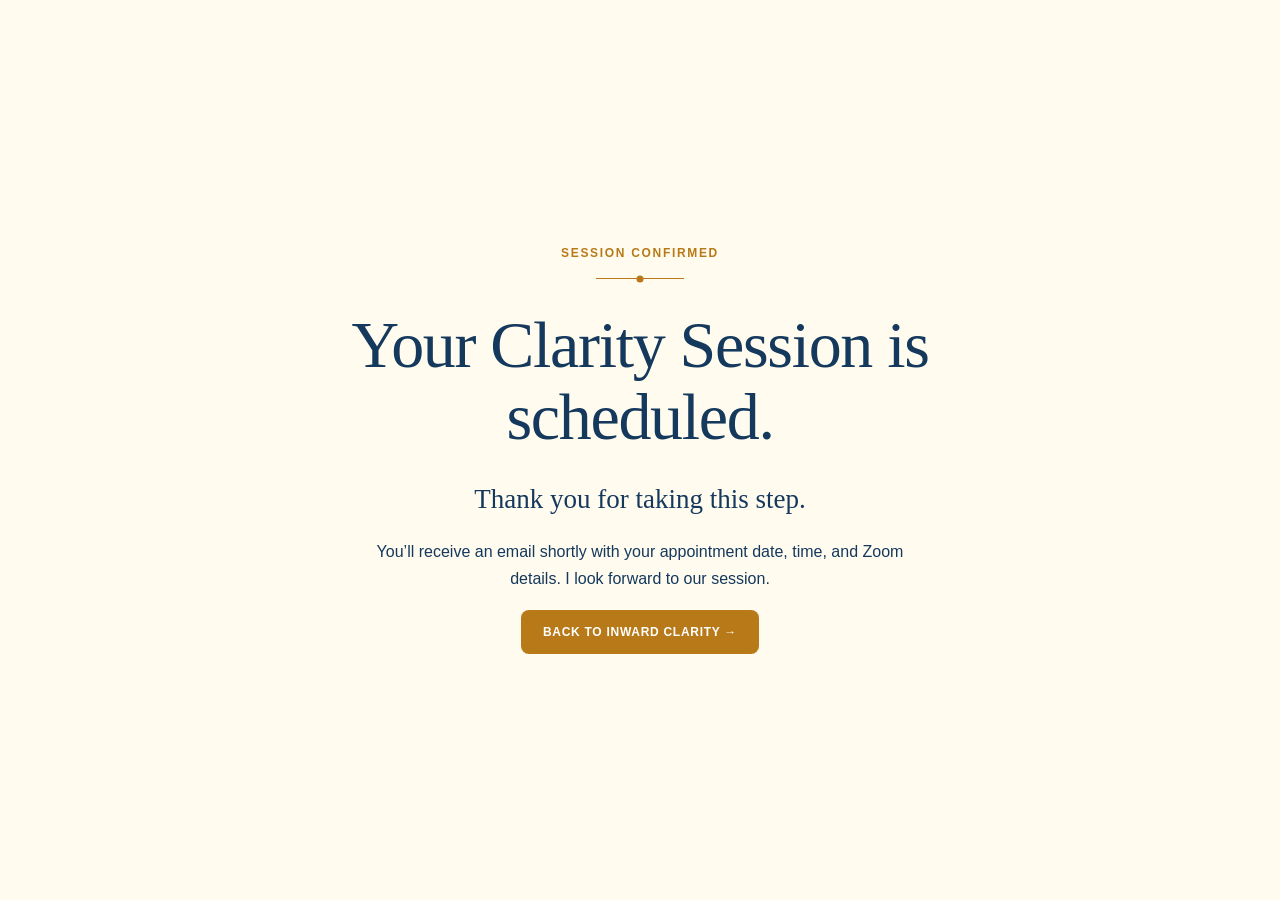
<file: clarity-session-confirmed.html>
<!doctype html>
<html lang="en">
<head>
  <meta charset="utf-8" />
  <meta name="viewport" content="width=device-width, initial-scale=1" />
  <title>Your Clarity Session Is Scheduled | Inward Clarity</title>
  <meta name="robots" content="noindex">
  <style>
    :root{
      --ivory:#FFFCEF;
      --navy:#15385D;
      --gold:#B87918;
      --white:#FFFFFF;
    }
    *{box-sizing:border-box;}
    html,body{margin:0;min-height:100%;background:var(--ivory);color:var(--navy);}
    body{font-family:Arial,Helvetica,sans-serif;}
    .page{
      min-height:100vh;min-height:100svh;
      display:flex;align-items:center;justify-content:center;
      padding:48px 24px;background:var(--ivory);
    }
    .content{width:min(760px,100%);text-align:center;margin:0 auto;}
    .eyebrow{
      margin:0 0 18px;font-size:12px;line-height:1.2;letter-spacing:.14em;
      font-weight:700;color:var(--gold);text-transform:uppercase;
    }
    .rule{
      width:88px;height:1px;background:var(--gold);margin:0 auto 30px;position:relative;
    }
    .rule::after{
      content:"";width:7px;height:7px;border-radius:50%;background:var(--gold);
      position:absolute;left:50%;top:50%;transform:translate(-50%,-50%);
    }
    h1{
      margin:0 auto;max-width:720px;font-family:Georgia,"Times New Roman",serif;
      font-weight:400;font-size:clamp(38px,6vw,66px);line-height:1.08;letter-spacing:-.02em;
      color:var(--navy);
    }
    .lead{
      margin:28px auto 0;max-width:560px;font-family:Georgia,"Times New Roman",serif;
      font-size:clamp(20px,2.8vw,27px);line-height:1.45;color:var(--navy);
    }
    .detail{
      margin:20px auto 0;max-width:560px;font-size:16px;line-height:1.65;color:var(--navy);
    }
    .return-note{margin:36px auto 0;font-size:13px;line-height:1.5;color:var(--navy);opacity:.78;}
    .cta{
      display:inline-flex;align-items:center;justify-content:center;margin-top:18px;
      padding:13px 22px;min-height:44px;border-radius:8px;background:var(--gold);
      color:var(--white);text-decoration:none;font-size:12px;line-height:1;
      letter-spacing:.06em;font-weight:700;text-transform:uppercase;
    }
    .cta:focus-visible{outline:3px solid var(--navy);outline-offset:4px;}
    @media (max-width:600px){
      .page{padding:36px 22px;}
      .eyebrow{margin-bottom:16px;}
      .rule{margin-bottom:26px;}
      .lead{margin-top:24px;}
      .detail{font-size:15px;}
      .return-note{margin-top:30px;}
    }
  </style>
</head>
<body>
  <main class="page" aria-labelledby="confirmation-title">
    <section class="content">
      <p class="eyebrow">Session Confirmed</p>
      <div class="rule" aria-hidden="true"></div>
      <h1 id="confirmation-title">Your Clarity Session is scheduled.</h1>
      <p class="lead">Thank you for taking this step.</p>
      <p class="detail">
        You’ll receive an email shortly with your appointment date, time, and Zoom details.
        I look forward to our session.
      </p>
      
      <a class="cta" href="/">Back to Inward Clarity →</a>
    </section>
  </main>
</body>
</html>
</file>
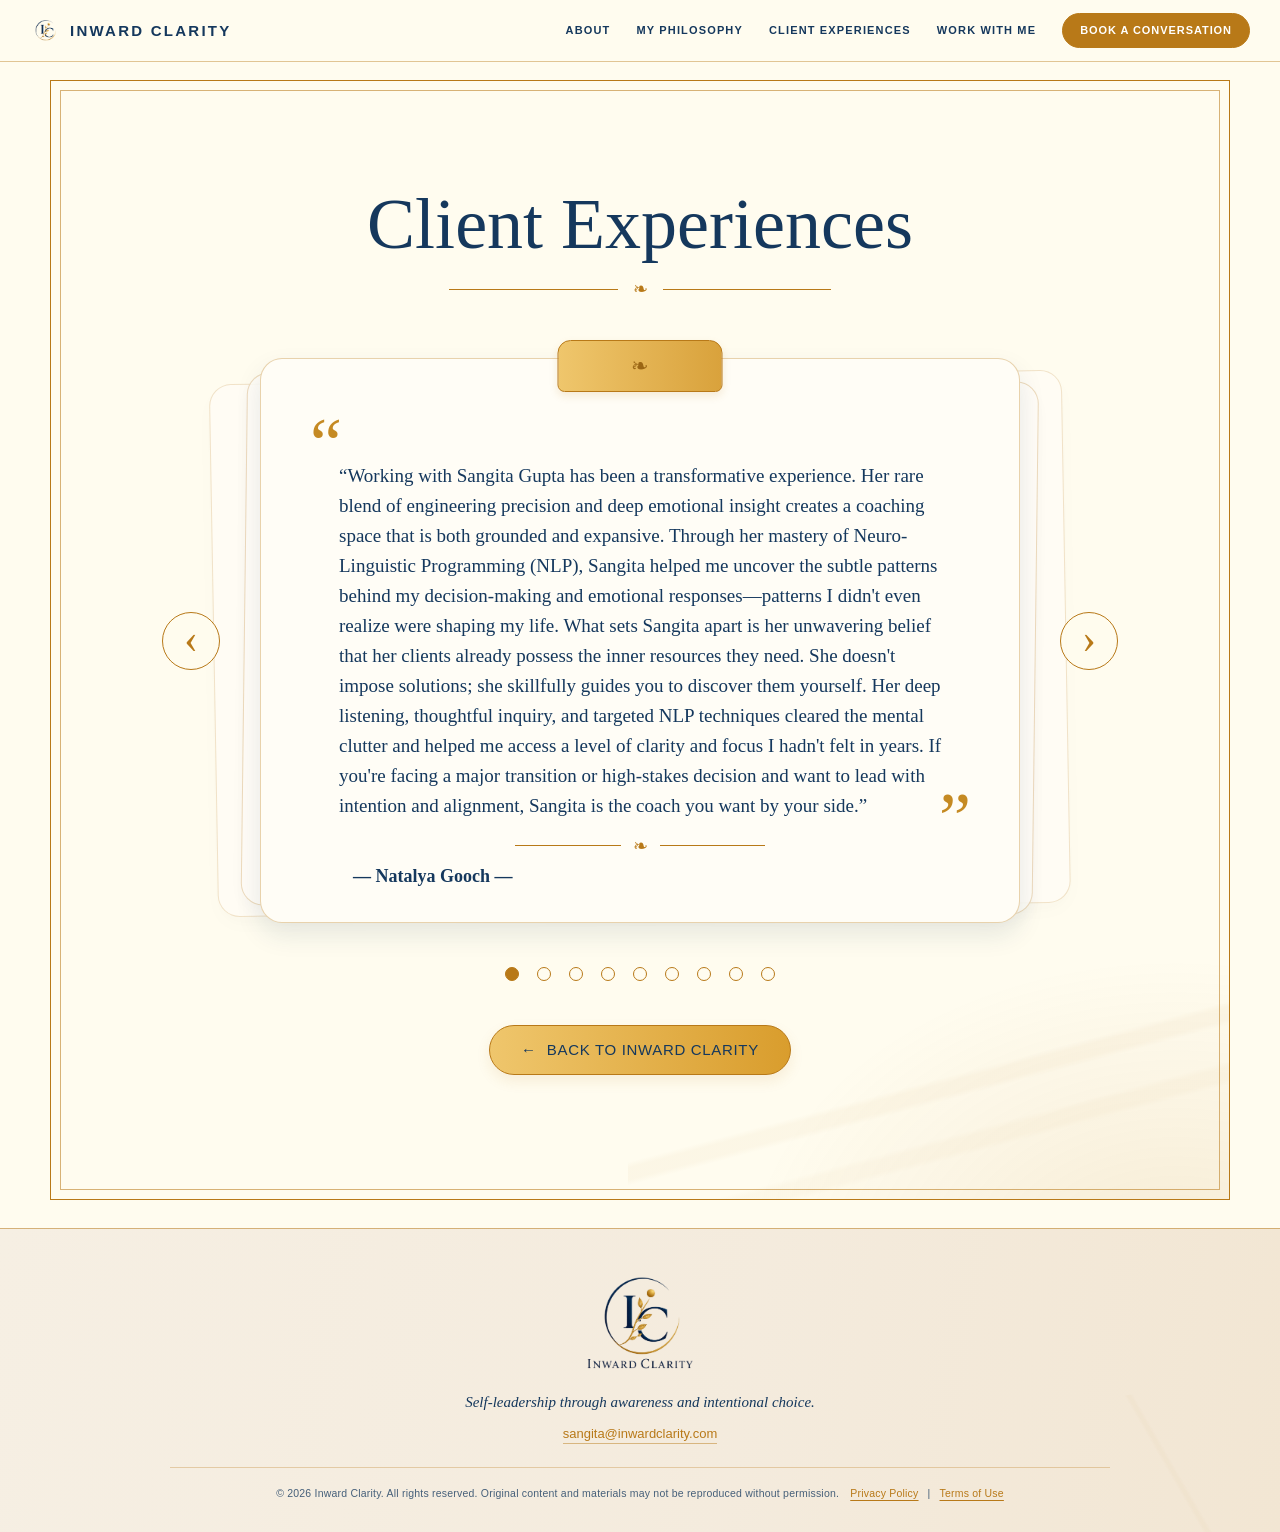
<file: client-experiences.html>
<!doctype html><html lang="en"><head><meta charset="utf-8"><meta name="viewport" content="width=device-width, initial-scale=1, viewport-fit=cover"><title>Client Experiences | Inward Clarity</title>
<meta name="description" content="Read client experiences of working with Sangita Gupta and Inward Clarity through coaching focused on awareness, clarity, self-leadership and intentional choice.">
<link rel="canonical" href="https://inwardclarity.com/client-experiences.html">
<style>
:root{--ivory:#FFFCEF;--navy:#15385D;--gold:#B87918;--paper:#fffdf6;--line:rgba(184,121,24,.76)}*{box-sizing:border-box}html,body{margin:0;background:var(--ivory);color:var(--navy)}body{font-family:Georgia,'Times New Roman',serif;-webkit-font-smoothing:antialiased}
.shell{position:relative;width:min(1180px,calc(100% - 32px));margin:18px auto 28px;min-height:1120px;padding:105px 80px 42px;overflow:hidden;border:1.5px solid var(--gold);background:var(--ivory)}.shell:before{content:"";position:absolute;inset:9px;border:1px solid rgba(184,121,24,.56);pointer-events:none}.shell:after{content:"";position:absolute;right:-11%;bottom:-7%;width:62%;height:36%;background:radial-gradient(ellipse at 75% 100%,rgba(184,121,24,.13),transparent 56%),linear-gradient(165deg,transparent 0 48%,rgba(184,121,24,.045) 49% 51%,transparent 52% 58%,rgba(184,121,24,.032) 59% 61%,transparent 62%);pointer-events:none}
.content{position:relative;z-index:3;max-width:980px;margin:auto}h1{font-size:clamp(48px,5.7vw,72px);font-weight:500;line-height:1.06;text-align:center;margin:0 0 16px;color:var(--navy)}.orn{display:flex;align-items:center;gap:15px;width:39%;margin:0 auto 58px;color:var(--gold)}.orn:before,.orn:after,.card-orn:before,.card-orn:after{content:"";height:1px;background:var(--gold);flex:1}.orn span,.card-orn span{font-size:18px}
.deck{position:relative;width:min(760px,80vw);height:565px;margin:0 auto 44px}.deck:before,.deck:after{content:"";position:absolute;left:50%;top:19px;transform:translateX(-50%);height:94%;border:1px solid rgba(184,121,24,.30);border-radius:22px;background:#fffdf7;box-shadow:0 8px 20px rgba(21,56,93,.035)}.deck:before{width:112%;transform:translateX(-50%) rotate(-1deg);opacity:.65}.deck:after{width:104%;transform:translateX(-50%) rotate(.7deg);opacity:.86}.tab{position:absolute;z-index:8;left:50%;top:-18px;transform:translateX(-50%);width:165px;height:52px;border:1px solid var(--gold);border-radius:13px 13px 7px 7px;background:linear-gradient(90deg,#efc66c,#d9a23c);box-shadow:0 4px 9px rgba(184,121,24,.14)}.tab:after{content:"❧";position:absolute;inset:0;display:grid;place-items:center;color:#9b6614;font-size:21px}
.card{position:absolute;z-index:6;inset:0;display:none;flex-direction:column;border:1px solid rgba(184,121,24,.33);border-radius:22px;background:#fffdf6;box-shadow:0 12px 26px rgba(21,56,93,.10);padding:74px 58px 34px}.card.active{display:flex}.quote-sign{position:absolute;color:#c58a23;font-size:72px;line-height:1;font-family:Georgia,serif}.quote-sign.open{top:49px;left:49px}.quote-sign.close{right:48px;bottom:68px}.quote-scroll{flex:1;min-height:0;overflow-y:auto;padding:24px 18px 8px 20px;margin-top:4px;scrollbar-width:thin;scrollbar-color:rgba(184,121,24,.55) transparent}.quote-scroll::-webkit-scrollbar{width:7px}.quote-scroll::-webkit-scrollbar-thumb{background:rgba(184,121,24,.48);border-radius:10px}.quote-scroll p{margin:0;font-size:19px;line-height:1.58;font-style:normal;text-align:left;color:var(--navy)}.card-orn{display:flex;align-items:center;gap:12px;width:39%;margin:10px auto 8px;color:var(--gold)}.person{flex:none;text-align:left;padding-left:34px;font-size:18px;font-weight:700;line-height:1.3;color:var(--navy)}
.arrow{position:absolute;z-index:10;top:50%;transform:translateY(-50%);width:58px;height:58px;border-radius:50%;border:1.5px solid var(--gold);background:rgba(255,252,239,.94);color:var(--gold);font:300 42px/1 Georgia,serif;cursor:pointer;display:grid;place-items:center;padding:0 0 4px}.prev{left:-98px}.next{right:-98px}.dots{display:flex;justify-content:center;gap:18px;margin:0 0 44px}.dot{width:14px;height:14px;padding:0;border:1.5px solid var(--gold);border-radius:50%;background:transparent;cursor:pointer}.dot.active{background:var(--gold)}.back-wrap{text-align:center}.back{display:inline-flex;align-items:center;gap:10px;background:linear-gradient(90deg,#efc66c,#d99d2d);color:var(--navy);text-decoration:none;border:1px solid var(--gold);border-radius:999px;padding:15px 31px;font:500 15px/1.2 Arial,sans-serif;letter-spacing:.045em;box-shadow:0 6px 14px rgba(184,121,24,.11)}
.botanical{position:absolute;z-index:1;pointer-events:none}.botanical path{fill:none;stroke-linecap:round;stroke-linejoin:round}.topbranch{right:-5px;top:4px;width:240px;height:320px;opacity:.68}.topbranch path{stroke:var(--gold);stroke-width:1.15}.topbranch .navy{stroke:var(--navy);opacity:.7}.leftbranch{left:-25px;bottom:55px;width:160px;height:460px;opacity:.58}.leftbranch path{stroke:var(--gold);stroke-width:1.15}.tree{right:2px;bottom:44px;width:310px;height:470px;opacity:.12}.tree path{stroke:var(--gold);stroke-width:1.05}
@media(max-width:980px){.shell{width:100%;margin:0;min-height:100vh;padding:66px 22px 34px;border-left:0;border-right:0}.shell:before{inset:7px}h1{font-size:42px}.orn{width:60%;margin-bottom:42px}.deck{width:calc(100% - 54px);height:540px}.deck:before{width:108%}.deck:after{width:103%}.card{padding:66px 38px 30px}.quote-scroll{padding:18px 10px 8px 12px}.quote-scroll p{font-size:17px;line-height:1.55}.quote-sign{font-size:58px}.quote-sign.open{top:44px;left:30px}.quote-sign.close{right:28px;bottom:64px}.person{font-size:16px;padding-left:12px}.prev{left:-42px}.next{right:-42px}.arrow{width:48px;height:48px;font-size:34px}.topbranch{width:150px;opacity:.34}.leftbranch{width:95px;opacity:.22}.tree{width:190px;opacity:.06}.dots{gap:11px}.dot{width:11px;height:11px}}

.botanical,.tree,.scenery,.landscape{display:none!important}
</style><link rel="stylesheet" href="site-chrome.css">
</head><body>
<header class="ic-header" id="site-header">
  <div class="ic-header-inner">
    <a class="ic-brand" href="index.html#welcome"><img class="ic-brand-mark" src="assets/header-logo-mark.png" alt=""><span>INWARD CLARITY</span></a>
    <button class="ic-menu-toggle" type="button" aria-label="Open navigation" aria-expanded="false"><span></span><span></span><span></span></button>
    <nav class="ic-nav" aria-label="Primary navigation">
      <a href="index.html#screen9">ABOUT</a>
      <a href="index.html#my-philosophy">MY PHILOSOPHY</a>
      <a href="client-experiences.html">CLIENT EXPERIENCES</a>
      <a href="index.html#begin-where-you-are">WORK WITH ME</a>
      <a class="ic-book" href="https://app.paperbell.com/checkout/bookings/new?package_id=143138">BOOK A CONVERSATION</a>
    </nav>
  </div>
</header>
<main class="shell">
<div class="content"><h1>Client Experiences</h1><div class="orn"><span>❧</span></div><div class="deck"><div class="tab" aria-hidden="true"></div><article class="card active" data-index="0" aria-hidden="false"><div class="quote-sign open">“</div><div class="quote-scroll"><p>“Working with Sangita Gupta has been a transformative experience. Her rare blend of engineering precision and deep emotional insight creates a coaching space that is both grounded and expansive. Through her mastery of Neuro-Linguistic Programming (NLP), Sangita helped me uncover the subtle patterns behind my decision-making and emotional responses—patterns I didn't even realize were shaping my life. What sets Sangita apart is her unwavering belief that her clients already possess the inner resources they need. She doesn't impose solutions; she skillfully guides you to discover them yourself. Her deep listening, thoughtful inquiry, and targeted NLP techniques cleared the mental clutter and helped me access a level of clarity and focus I hadn't felt in years. If you're facing a major transition or high-stakes decision and want to lead with intention and alignment, Sangita is the coach you want by your side.”</p></div><div class="quote-sign close">”</div><div class="card-orn"><span>❧</span></div><div class="person">— Natalya Gooch —</div></article><article class="card" data-index="1" aria-hidden="true"><div class="quote-sign open">“</div><div class="quote-scroll"><p>“I'm grateful for my hour-long coaching session with Sangita at RLLB2025. She created a calm, focused space and acted as a precise mirror, reflecting my own language back to me so I could clearly hear the patterns in my thinking. Together we mapped where those patterns help, where they get in the way, and what they tend to protect. Sangita offered straightforward practices for noticing when I'm slipping into unhelpful loops and for interrupting and redirecting them. The session felt both insightful and actionable. I left with clarity, a couple of easy habits to apply immediately, and renewed confidence. I would wholeheartedly recommend working with her.”</p></div><div class="quote-sign close">”</div><div class="card-orn"><span>❧</span></div><div class="person">— Gabriel Saunders —</div></article><article class="card" data-index="2" aria-hidden="true"><div class="quote-sign open">“</div><div class="quote-scroll"><p>“Working with Sangita as my life coach has been truly transformative. Her calm, grounded presence created a safe space for me to navigate some of the most difficult times in my life. With her support, I was able to reach milestones I never thought possible. Healing wasn't a quick fix—it was a journey, and Sangita walked every step of it with me. I'm deeply grateful for her patience and wisdom, and I couldn't recommend her more highly to anyone looking for real, lasting change. It's truly an inward clarity that simple review won't give it justice.”</p></div><div class="quote-sign close">”</div><div class="card-orn"><span>❧</span></div><div class="person">— Nermine George —</div></article><article class="card" data-index="3" aria-hidden="true"><div class="quote-sign open">“</div><div class="quote-scroll"><p>“I've sampled a lot of "executive coaching," and this was the first session that felt both human and actionable. Sangita built rapid trust, mirrored my story accurately, and then—through precise, well-timed questions—helped me turn vague frustration into a specific routine I can start today. I liked how she connected mindset to environment (who's in the room, what I see, what success looks like) and anchored it with NLP techniques. If you want clarity plus promptly usable steps, she delivers.”</p></div><div class="quote-sign close">”</div><div class="card-orn"><span>❧</span></div><div class="person">— Marc Mandel (Wellness Company General Counsel) —</div></article><article class="card" data-index="4" aria-hidden="true"><div class="quote-sign open">“</div><div class="quote-scroll"><p>“Working with Sangita was an incredibly valuable experience! She has a natural ability to engage deeply in conversation, asking thoughtful and insightful questions that unlocked clarity and guided me toward practical next steps. What stood out to me most was how seamlessly she created a space for reflection, while also grounding our session in actionable strategies I could immediately apply. Although executive coaching is often seen as a resource for more experienced professionals, I found it immeasurable in my early career. Sangita provided tools and perspectives that are already helping me strengthen my skill set, build authority, and position myself for long-term advancement. I left the session not only with greater clarity, but also with a renewed sense of confidence and purpose in how I can grow as a professional. I would recommend Sangita's coaching to professionals at any stage of their careers who are serious about elevating their impact and unlocking new levels of growth.”</p></div><div class="quote-sign close">”</div><div class="card-orn"><span>❧</span></div><div class="person">— Tatiana Milner —</div></article><article class="card" data-index="5" aria-hidden="true"><div class="quote-sign open">“</div><div class="quote-scroll"><p>“Working with Sangita has been truly transformational. Her calm presence and deep listening created a space of trust where I felt seen and understood. She helped me raise awareness, reframe limiting beliefs that no longer served me, and open up to new perspectives. As a result, I've made wiser decisions and adjusted my behavior in ways that feel more aligned, authentic, and supportive of my goals. Sangita's strong rapport, clarity, and intuitive guidance make her an exceptional coach.”</p></div><div class="quote-sign close">”</div><div class="card-orn"><span>❧</span></div><div class="person">— Ségolène Thiébeauld —</div></article><article class="card" data-index="6" aria-hidden="true"><div class="quote-sign open">“</div><div class="quote-scroll"><p>“I really enjoyed my session with Sangita during a business conference in August. Though our time was short, I found her insights and guidance incredibly helpful and empowering. She was incredibly gentle as I talked through some of the challenges I wanted to overcome in my professional career and helped me realize what could be the sources of these issues and how I might overcome them. I hope to work with Sangita again. She has incredible energy, and I know I have much to learn from her.”</p></div><div class="quote-sign close">”</div><div class="card-orn"><span>❧</span></div><div class="person">— Arianna Recidoro —</div></article><article class="card" data-index="7" aria-hidden="true"><div class="quote-sign open">“</div><div class="quote-scroll"><p>“I had the chance to work with Sangita Gupta during the Running Legal Like a Business conference, and it was such a valuable experience. She gave me clear and thoughtful guidance on how to approach a challenging situation at work. She encouraged me to clarify my own intentions and go into difficult conversations with more openness and confidence. It was simple but powerful advice that really shifted my perspective on handling a difficult situation. Sangita has a warm and approachable style, and I left our session with tools I could use immediately. I'd highly recommend her to anyone looking for practical, supportive and insightful coaching.”</p></div><div class="quote-sign close">”</div><div class="card-orn"><span>❧</span></div><div class="person">— Anna Wirth-Granlund —</div></article><article class="card" data-index="8" aria-hidden="true"><div class="quote-sign open">“</div><div class="quote-scroll"><p>“When I think of an exceptional coach, Sangita immediately comes to mind. She has a rare ability to hold a deep, spacious presence; one that allows you to explore the inner landscape of your thoughts, behaviors, and intentions without fear or judgment. What sets Sangita apart is her gentle, intuitive way of guiding you back to your own strength. With kindness and unwavering support, she asks just the right questions, the kind that shift your perspective and bring you back to resourcefulness, even in the toughest moments. Sangita supported me through one of the most challenging times of my life,  a time marked by grief and a deep sense of uncertainty. With her, I felt completely seen. Not just understood, but truly seen for who I am at my core. Her getting me was transformative in its own merit but it didn’t stop there, she then supported me in finding my own solution- I felt so empowered and supported which set me straight to the path of taking action towards my desired goal. Sangita has a powerful magic, the ability to recognize your true nature and help you flourish , whether it’s a state of mind, a newfound confidence, or a clear, actionable strategy. What makes Sangita truly extraordinary is her belief in your potential. She wants you to succeed on your own terms, and she brings her full presence and skill to help you get there from feeling stuck, to realization, to meaningful action, and ultimately, to measurable success. I can’t recommend Sangita enough to anyone who is navigating a major transition and seeking real, lasting success through self-empowerment. Working with her has been a gift.”</p></div><div class="quote-sign close">”</div><div class="card-orn"><span>❧</span></div><div class="person">— Antigona Ulndreaj —</div></article><button class="arrow prev" aria-label="Previous client experience">‹</button><button class="arrow next" aria-label="Next client experience">›</button></div><div class="dots"><button class="dot active" data-go="0" aria-label="Show client experience 1"></button><button class="dot" data-go="1" aria-label="Show client experience 2"></button><button class="dot" data-go="2" aria-label="Show client experience 3"></button><button class="dot" data-go="3" aria-label="Show client experience 4"></button><button class="dot" data-go="4" aria-label="Show client experience 5"></button><button class="dot" data-go="5" aria-label="Show client experience 6"></button><button class="dot" data-go="6" aria-label="Show client experience 7"></button><button class="dot" data-go="7" aria-label="Show client experience 8"></button><button class="dot" data-go="8" aria-label="Show client experience 9"></button></div><div class="back-wrap"><a class="back" href="index.html#client-experiences">← <span>BACK TO INWARD CLARITY</span></a></div></div></main>
<script>const cards=[...document.querySelectorAll('.card')],dots=[...document.querySelectorAll('.dot')];let current=0;function show(n){current=(n+cards.length)%cards.length;cards.forEach((c,i)=>{c.classList.toggle('active',i===current);c.setAttribute('aria-hidden',i===current?'false':'true');if(i===current)c.querySelector('.quote-scroll').scrollTop=0});dots.forEach((d,i)=>d.classList.toggle('active',i===current));}document.querySelector('.prev').onclick=()=>show(current-1);document.querySelector('.next').onclick=()=>show(current+1);dots.forEach(d=>d.onclick=()=>show(+d.dataset.go));document.addEventListener('keydown',e=>{if(e.key==='ArrowLeft')show(current-1);if(e.key==='ArrowRight')show(current+1)});</script>
<footer class="ic-footer">
  <div class="ic-footer-brand"><img class="ic-footer-logo" src="assets/footer-logo-full.png" alt="Inward Clarity"></div>
  <p class="ic-footer-tagline">Self-leadership through awareness and intentional choice.</p>
  <a class="ic-footer-email" href="mailto:sangita@inwardclarity.com">sangita@inwardclarity.com</a>
  <div class="ic-footer-legal">
    © 2026 Inward Clarity. All rights reserved. Original content and materials may not be reproduced without permission.
    <span class="legal-links"><a href="privacy-policy.html">Privacy Policy</a><span aria-hidden="true">|</span><a href="terms-of-use.html">Terms of Use</a></span>
  </div>
</footer>
<script>
(function(){var h=document.getElementById('site-header');if(!h)return;var b=h.querySelector('.ic-menu-toggle');b.addEventListener('click',function(){var o=h.classList.toggle('menu-open');b.setAttribute('aria-expanded',o?'true':'false')});h.querySelectorAll('.ic-nav a').forEach(function(a){a.addEventListener('click',function(){h.classList.remove('menu-open');b.setAttribute('aria-expanded','false')})});})();
</script>

</body></html>
</file>
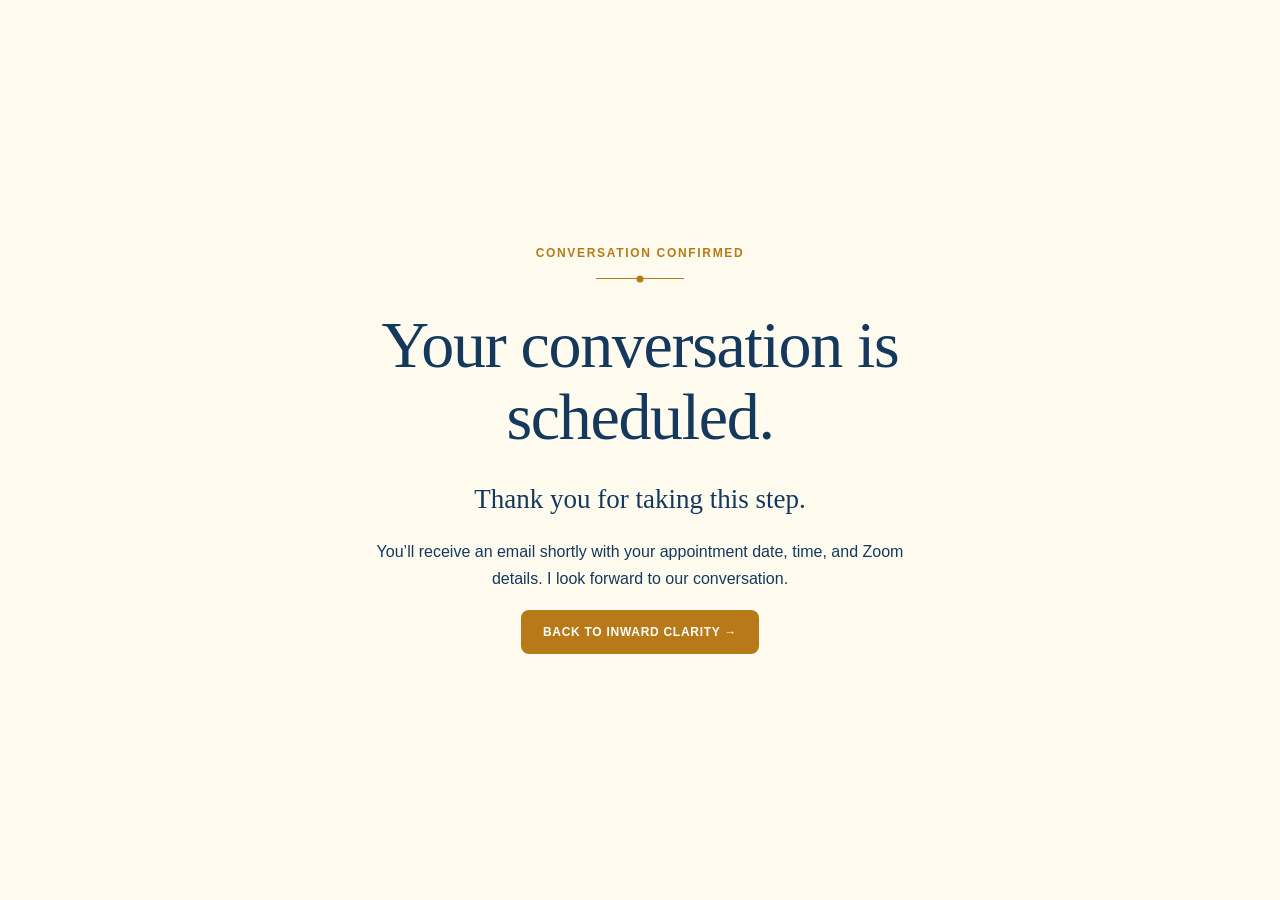
<file: conversation-confirmed.html>
<!doctype html>
<html lang="en">
<head>
  <meta charset="utf-8" />
  <meta name="viewport" content="width=device-width, initial-scale=1" />
  <title>Your Conversation Is Scheduled | Inward Clarity</title>
  <meta name="robots" content="noindex">
  <style>
    :root{
      --ivory:#FFFCEF;
      --navy:#15385D;
      --gold:#B87918;
      --white:#FFFFFF;
    }
    *{box-sizing:border-box;}
    html,body{margin:0;min-height:100%;background:var(--ivory);color:var(--navy);}
    body{font-family:Arial,Helvetica,sans-serif;}
    .page{
      min-height:100vh;min-height:100svh;
      display:flex;align-items:center;justify-content:center;
      padding:48px 24px;background:var(--ivory);
    }
    .content{width:min(760px,100%);text-align:center;margin:0 auto;}
    .eyebrow{
      margin:0 0 18px;font-size:12px;line-height:1.2;letter-spacing:.14em;
      font-weight:700;color:var(--gold);text-transform:uppercase;
    }
    .rule{
      width:88px;height:1px;background:var(--gold);margin:0 auto 30px;position:relative;
    }
    .rule::after{
      content:"";width:7px;height:7px;border-radius:50%;background:var(--gold);
      position:absolute;left:50%;top:50%;transform:translate(-50%,-50%);
    }
    h1{
      margin:0 auto;max-width:720px;font-family:Georgia,"Times New Roman",serif;
      font-weight:400;font-size:clamp(38px,6vw,66px);line-height:1.08;letter-spacing:-.02em;
      color:var(--navy);
    }
    .lead{
      margin:28px auto 0;max-width:560px;font-family:Georgia,"Times New Roman",serif;
      font-size:clamp(20px,2.8vw,27px);line-height:1.45;color:var(--navy);
    }
    .detail{
      margin:20px auto 0;max-width:560px;font-size:16px;line-height:1.65;color:var(--navy);
    }
    .return-note{margin:36px auto 0;font-size:13px;line-height:1.5;color:var(--navy);opacity:.78;}
    .cta{
      display:inline-flex;align-items:center;justify-content:center;margin-top:18px;
      padding:13px 22px;min-height:44px;border-radius:8px;background:var(--gold);
      color:var(--white);text-decoration:none;font-size:12px;line-height:1;
      letter-spacing:.06em;font-weight:700;text-transform:uppercase;
    }
    .cta:focus-visible{outline:3px solid var(--navy);outline-offset:4px;}
    @media (max-width:600px){
      .page{padding:36px 22px;}
      .eyebrow{margin-bottom:16px;}
      .rule{margin-bottom:26px;}
      .lead{margin-top:24px;}
      .detail{font-size:15px;}
      .return-note{margin-top:30px;}
    }
  </style>
</head>
<body>
  <main class="page" aria-labelledby="confirmation-title">
    <section class="content">
      <p class="eyebrow">Conversation Confirmed</p>
      <div class="rule" aria-hidden="true"></div>
      <h1 id="confirmation-title">Your conversation is scheduled.</h1>
      <p class="lead">Thank you for taking this step.</p>
      <p class="detail">
        You’ll receive an email shortly with your appointment date, time, and Zoom details.
        I look forward to our conversation.
      </p>
      
      <a class="cta" href="/">Back to Inward Clarity →</a>
    </section>
  </main>
</body>
</html>
</file>
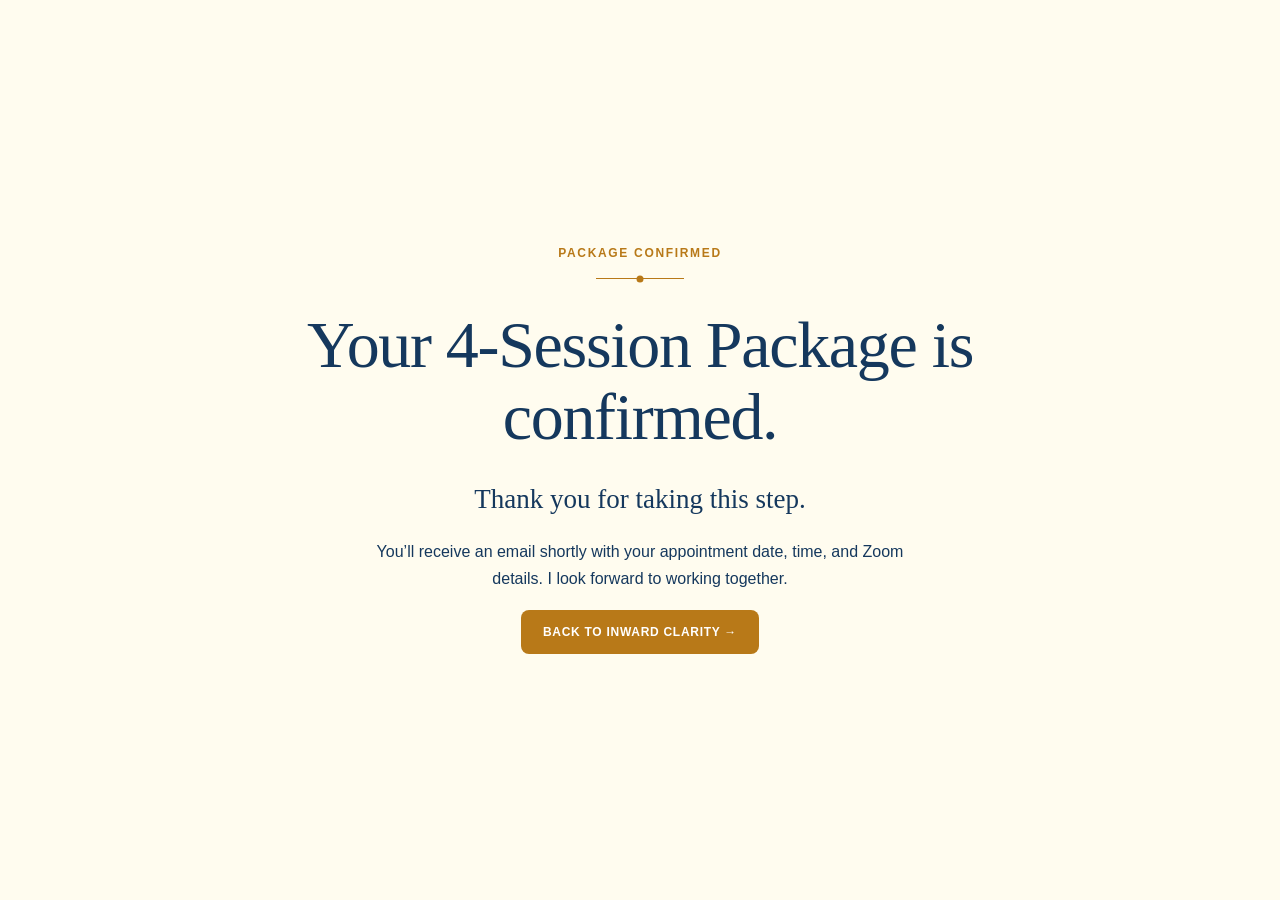
<file: inward-clarity-journey-confirmed.html>
<!doctype html>
<html lang="en">
<head>
  <meta charset="utf-8" />
  <meta name="viewport" content="width=device-width, initial-scale=1" />
  <title>Your 4-Session Package Is Confirmed | Inward Clarity</title>
  <meta name="robots" content="noindex">
  <style>
    :root{
      --ivory:#FFFCEF;
      --navy:#15385D;
      --gold:#B87918;
      --white:#FFFFFF;
    }
    *{box-sizing:border-box;}
    html,body{margin:0;min-height:100%;background:var(--ivory);color:var(--navy);}
    body{font-family:Arial,Helvetica,sans-serif;}
    .page{
      min-height:100vh;min-height:100svh;
      display:flex;align-items:center;justify-content:center;
      padding:48px 24px;background:var(--ivory);
    }
    .content{width:min(760px,100%);text-align:center;margin:0 auto;}
    .eyebrow{
      margin:0 0 18px;font-size:12px;line-height:1.2;letter-spacing:.14em;
      font-weight:700;color:var(--gold);text-transform:uppercase;
    }
    .rule{
      width:88px;height:1px;background:var(--gold);margin:0 auto 30px;position:relative;
    }
    .rule::after{
      content:"";width:7px;height:7px;border-radius:50%;background:var(--gold);
      position:absolute;left:50%;top:50%;transform:translate(-50%,-50%);
    }
    h1{
      margin:0 auto;max-width:720px;font-family:Georgia,"Times New Roman",serif;
      font-weight:400;font-size:clamp(38px,6vw,66px);line-height:1.08;letter-spacing:-.02em;
      color:var(--navy);
    }
    .lead{
      margin:28px auto 0;max-width:560px;font-family:Georgia,"Times New Roman",serif;
      font-size:clamp(20px,2.8vw,27px);line-height:1.45;color:var(--navy);
    }
    .detail{
      margin:20px auto 0;max-width:560px;font-size:16px;line-height:1.65;color:var(--navy);
    }
    .return-note{margin:36px auto 0;font-size:13px;line-height:1.5;color:var(--navy);opacity:.78;}
    .cta{
      display:inline-flex;align-items:center;justify-content:center;margin-top:18px;
      padding:13px 22px;min-height:44px;border-radius:8px;background:var(--gold);
      color:var(--white);text-decoration:none;font-size:12px;line-height:1;
      letter-spacing:.06em;font-weight:700;text-transform:uppercase;
    }
    .cta:focus-visible{outline:3px solid var(--navy);outline-offset:4px;}
    @media (max-width:600px){
      .page{padding:36px 22px;}
      .eyebrow{margin-bottom:16px;}
      .rule{margin-bottom:26px;}
      .lead{margin-top:24px;}
      .detail{font-size:15px;}
      .return-note{margin-top:30px;}
    }
  </style>
</head>
<body>
  <main class="page" aria-labelledby="confirmation-title">
    <section class="content">
      <p class="eyebrow">Package Confirmed</p>
      <div class="rule" aria-hidden="true"></div>
      <h1 id="confirmation-title">Your 4-Session Package is confirmed.</h1>
      <p class="lead">Thank you for taking this step.</p>
      <p class="detail">
        You’ll receive an email shortly with your appointment date, time, and Zoom details.
        I look forward to working together.
      </p>
      
      <a class="cta" href="/">Back to Inward Clarity →</a>
    </section>
  </main>
</body>
</html>
</file>
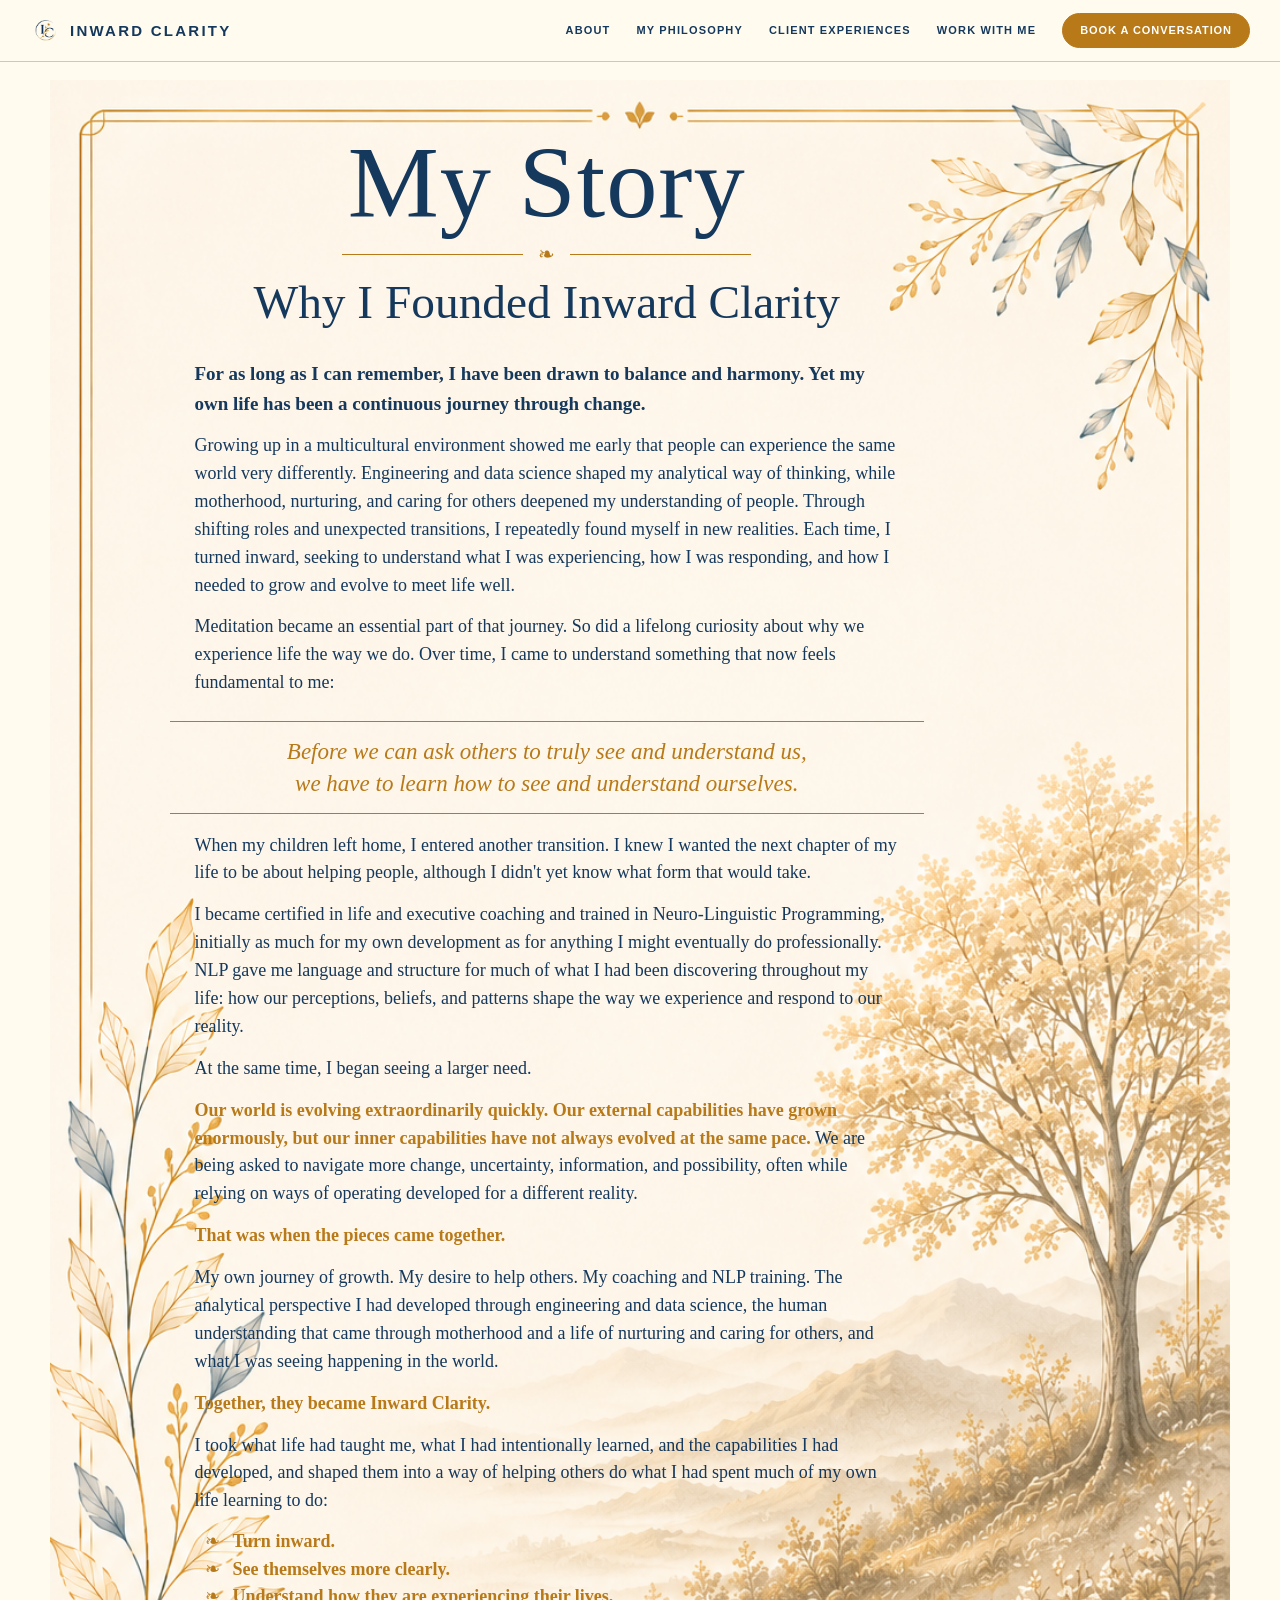
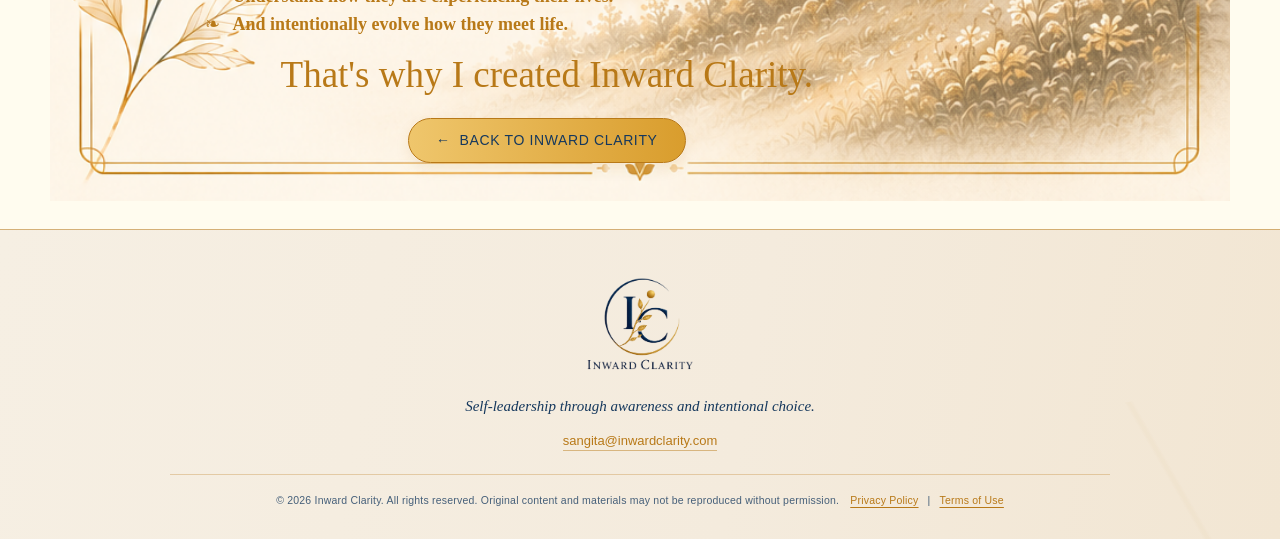
<file: my-story.html>
<!doctype html>
<html lang="en">
<head>
<meta charset="utf-8">
<meta name="viewport" content="width=device-width, initial-scale=1, viewport-fit=cover">
<title>About Sangita Gupta | Founder of Inward Clarity</title>
<meta name="description" content="Learn about Sangita Gupta, founder of Inward Clarity, and the experiences and perspective that shaped her approach to self-leadership, awareness and human development.">
<link rel="canonical" href="https://inwardclarity.com/my-story.html">
<style>
:root{--ivory:#FFFCEF;--navy:#15385D;--gold:#B87918;--paper:#fffdf6;--line:rgba(184,121,24,.82)}
*{box-sizing:border-box}html,body{margin:0;background:var(--ivory);color:var(--navy)}
body{font-family:Georgia,'Times New Roman',serif;-webkit-font-smoothing:antialiased}
.story-page{position:relative;width:min(1180px,calc(100% - 32px));margin:18px auto 28px;padding:56px 72px 38px;min-height:1480px;background:var(--ivory) url('assets/my-story/my-story-scenic-background.png') center top/100% 100% no-repeat;overflow:hidden;border:0}
.story-page:before{display:none}
.story-page:after{display:none}
.content{position:relative;z-index:3;width:min(760px,68%);margin-left:7%;}
.script{font-family:'Snell Roundhand','Apple Chancery','Bradley Hand','Segoe Print',cursive;font-weight:400}
.story-title{margin:0 0 14px;text-align:center;font-size:clamp(68px,8vw,104px);line-height:.92;letter-spacing:.01em;color:var(--navy)}
.title-ornament,.quote-ornament{display:flex;align-items:center;justify-content:center;gap:15px;color:var(--gold)}
.title-ornament{width:58%;margin:0 auto 12px}.title-ornament:before,.title-ornament:after,.quote-ornament:before,.quote-ornament:after{content:"";height:1px;background:var(--gold);flex:1}.leafmark{font-size:20px;line-height:1}
h1{font-size:clamp(38px,3.7vw,48px);font-weight:500;line-height:1.12;text-align:center;margin:0 -70px 30px;color:var(--navy);white-space:nowrap}
p{font-size:18px;line-height:1.55;margin:0 0 14px}.lead{font-size:19px}.content strong{font-weight:700}.content p:not(.lead) strong,.turning strong{color:var(--gold)}
.pullquote{margin:24px -25px 18px;padding:14px 12px 12px;border-top:1px solid var(--gold);border-bottom:1px solid var(--gold);color:var(--gold);font-size:23px;line-height:1.4;text-align:center;font-style:italic}.pullquote .quote-line{display:block;white-space:nowrap}
.turning{list-style:none;margin:14px 0 8px 38px;padding:0;font-size:18px;line-height:1.42}.turning li{margin:2px 0}.turning li:before{content:"❧";color:var(--gold);display:inline-block;width:28px;margin-left:-28px}
.closing{color:var(--gold);font-size:37px;line-height:1.2;text-align:center;margin:16px 0 20px}
.back-wrap{text-align:center;margin-top:16px}.back{display:inline-flex;align-items:center;gap:9px;background:linear-gradient(90deg,#efc66c,#d99d2d);color:var(--navy);text-decoration:none;border:1px solid var(--gold);border-radius:999px;padding:13px 27px;font:500 14px/1.2 Arial,sans-serif;letter-spacing:.045em;box-shadow:0 6px 14px rgba(184,121,24,.12)}
@media(max-width:900px){h1{white-space:normal;margin-left:0;margin-right:0}.pullquote{margin-left:0;margin-right:0}.pullquote .quote-line{white-space:normal}.story-page{width:100%;margin:0;padding:44px 24px 34px;min-height:0;border:0;background-size:cover;background-position:center top}.story-page:before{inset:7px}.content{width:100%;margin:0 auto;max-width:720px}.story-title{font-size:64px;padding-top:8px}h1{font-size:36px}.branch-top{width:170px;height:220px;opacity:.34}.branch-left{width:105px;height:330px;opacity:.24}.tree{width:230px;height:420px;opacity:.08}p,.lead,.turning{font-size:17px}.pullquote{font-size:21px;margin:22px 0}.closing{font-size:31px}.title-ornament{width:72%}}
</style>
<link rel="stylesheet" href="site-chrome.css">
</head>
<body>
<header class="ic-header" id="site-header">
  <div class="ic-header-inner">
    <a class="ic-brand" href="index.html#welcome"><img class="ic-brand-mark" src="assets/header-logo-mark.png" alt=""><span>INWARD CLARITY</span></a>
    <button class="ic-menu-toggle" type="button" aria-label="Open navigation" aria-expanded="false"><span></span><span></span><span></span></button>
    <nav class="ic-nav" aria-label="Primary navigation">
      <a href="index.html#screen9">ABOUT</a>
      <a href="index.html#my-philosophy">MY PHILOSOPHY</a>
      <a href="client-experiences.html">CLIENT EXPERIENCES</a>
      <a href="index.html#begin-where-you-are">WORK WITH ME</a>
      <a class="ic-book" href="https://app.paperbell.com/checkout/bookings/new?package_id=143138">BOOK A CONVERSATION</a>
    </nav>
  </div>
</header>

<main class="story-page">
<div class="content">
<h2 class="story-title script">My Story</h2>
<div class="title-ornament"><span class="leafmark">❧</span></div>
<h1>Why I Founded Inward Clarity</h1>
<p class="lead"><strong>For as long as I can remember, I have been drawn to balance and harmony. Yet my own life has been a continuous journey through change.</strong></p>
<p>Growing up in a multicultural environment showed me early that people can experience the same world very differently. Engineering and data science shaped my analytical way of thinking, while motherhood, nurturing, and caring for others deepened my understanding of people. Through shifting roles and unexpected transitions, I repeatedly found myself in new realities. Each time, I turned inward, seeking to understand what I was experiencing, how I was responding, and how I needed to grow and evolve to meet life well.</p>
<p>Meditation became an essential part of that journey. So did a lifelong curiosity about why we experience life the way we do. Over time, I came to understand something that now feels fundamental to me:</p>
<div class="pullquote"><span class="quote-line">Before we can ask others to truly see and understand us,</span><span class="quote-line">we have to learn how to see and understand ourselves.</span></div>
<p>When my children left home, I entered another transition. I knew I wanted the next chapter of my life to be about helping people, although I didn't yet know what form that would take.</p>
<p>I became certified in life and executive coaching and trained in Neuro-Linguistic Programming, initially as much for my own development as for anything I might eventually do professionally. NLP gave me language and structure for much of what I had been discovering throughout my life: how our perceptions, beliefs, and patterns shape the way we experience and respond to our reality.</p>
<p>At the same time, I began seeing a larger need.</p>
<p><strong>Our world is evolving extraordinarily quickly. Our external capabilities have grown enormously, but our inner capabilities have not always evolved at the same pace.</strong> We are being asked to navigate more change, uncertainty, information, and possibility, often while relying on ways of operating developed for a different reality.</p>
<p><strong>That was when the pieces came together.</strong></p>
<p>My own journey of growth. My desire to help others. My coaching and NLP training. The analytical perspective I had developed through engineering and data science, the human understanding that came through motherhood and a life of nurturing and caring for others, and what I was seeing happening in the world.</p>
<p><strong>Together, they became Inward Clarity.</strong></p>
<p>I took what life had taught me, what I had intentionally learned, and the capabilities I had developed, and shaped them into a way of helping others do what I had spent much of my own life learning to do:</p>
<ul class="turning"><li><strong>Turn inward.</strong></li><li><strong>See themselves more clearly.</strong></li><li><strong>Understand how they are experiencing their lives.</strong></li><li><strong>And intentionally evolve how they meet life.</strong></li></ul>
<p class="closing script">That's why I created Inward Clarity.</p>
<div class="back-wrap"><a class="back" href="index.html#screen9">← <span>BACK TO INWARD CLARITY</span></a></div>
</div>
</main>

<footer class="ic-footer">
  <div class="ic-footer-brand"><img class="ic-footer-logo" src="assets/footer-logo-full.png" alt="Inward Clarity"></div>
  <p class="ic-footer-tagline">Self-leadership through awareness and intentional choice.</p>
  <a class="ic-footer-email" href="mailto:sangita@inwardclarity.com">sangita@inwardclarity.com</a>
  <div class="ic-footer-legal">
    © 2026 Inward Clarity. All rights reserved. Original content and materials may not be reproduced without permission.
    <span class="legal-links"><a href="privacy-policy.html">Privacy Policy</a><span aria-hidden="true">|</span><a href="terms-of-use.html">Terms of Use</a></span>
  </div>
</footer>
<script>
(function(){var h=document.getElementById('site-header');if(!h)return;var b=h.querySelector('.ic-menu-toggle');b.addEventListener('click',function(){var o=h.classList.toggle('menu-open');b.setAttribute('aria-expanded',o?'true':'false')});h.querySelectorAll('.ic-nav a').forEach(function(a){a.addEventListener('click',function(){h.classList.remove('menu-open');b.setAttribute('aria-expanded','false')})});})();
</script>

</body></html>
</file>
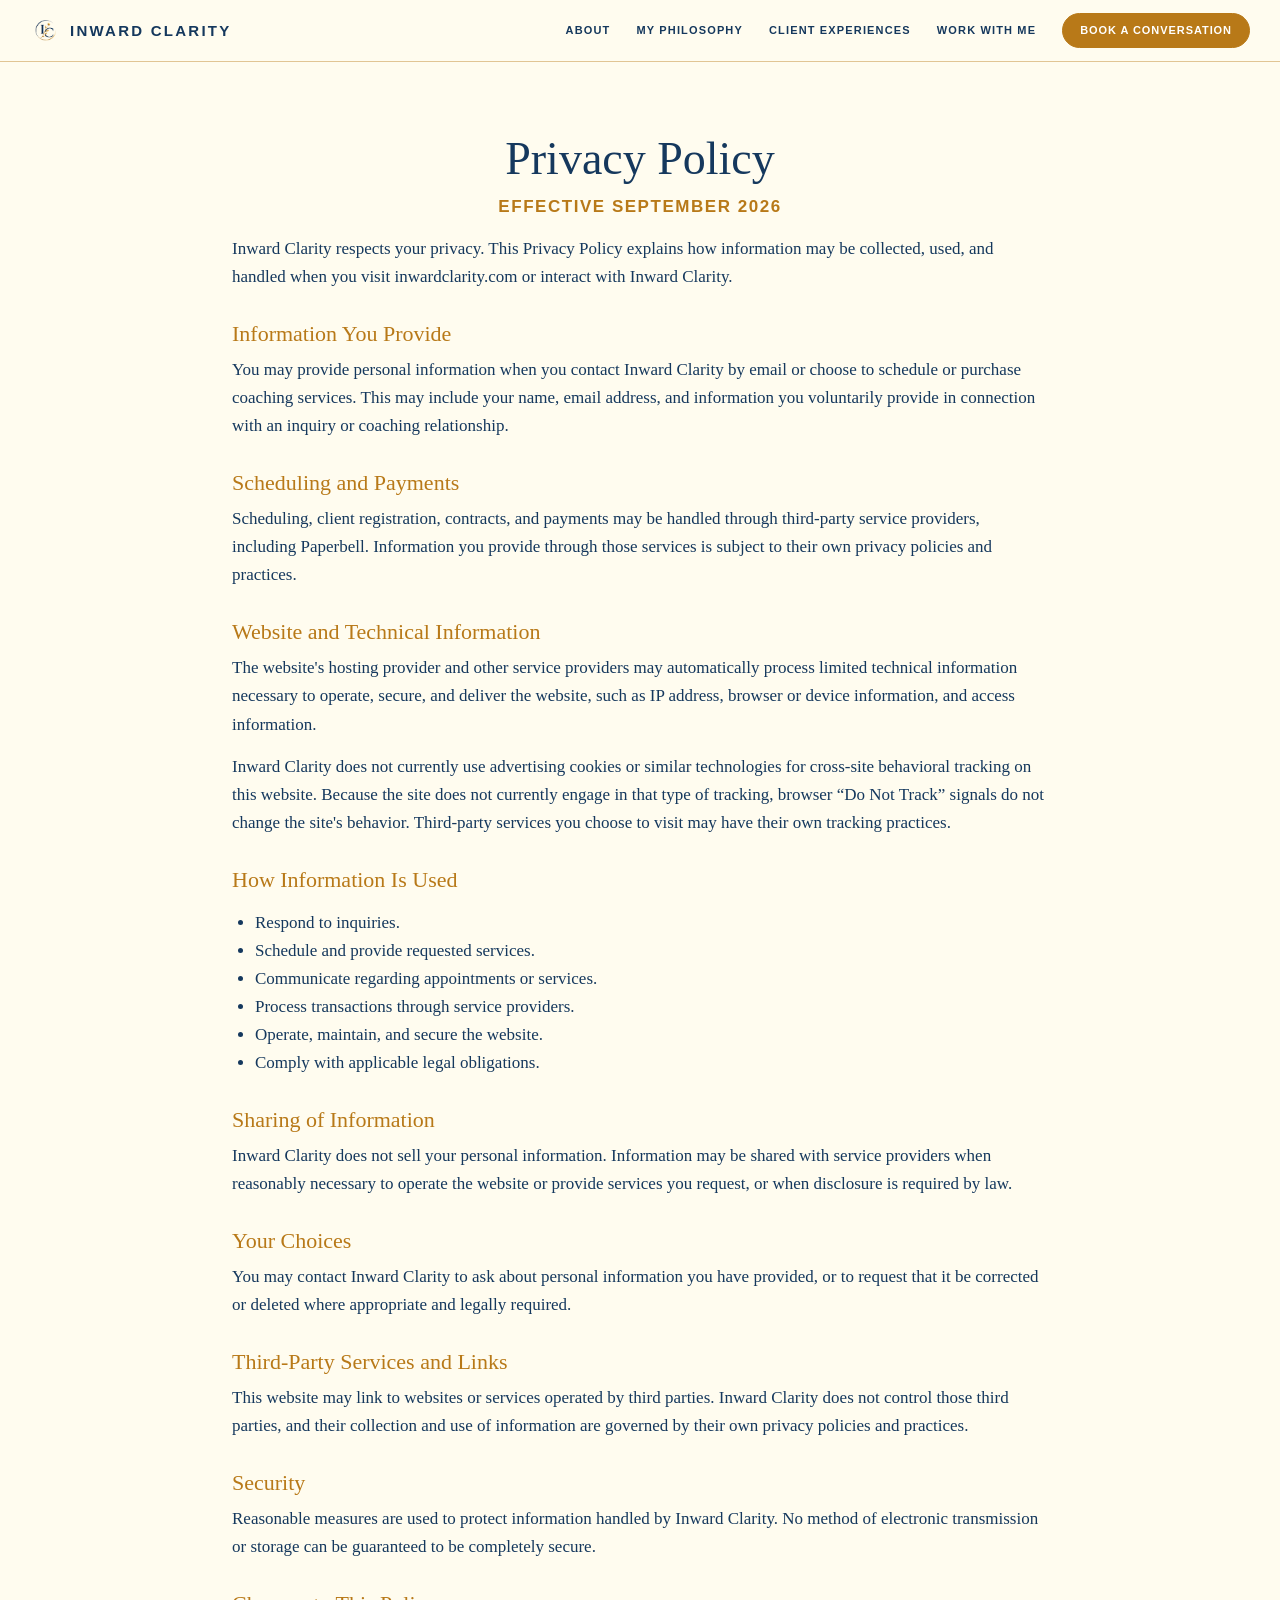
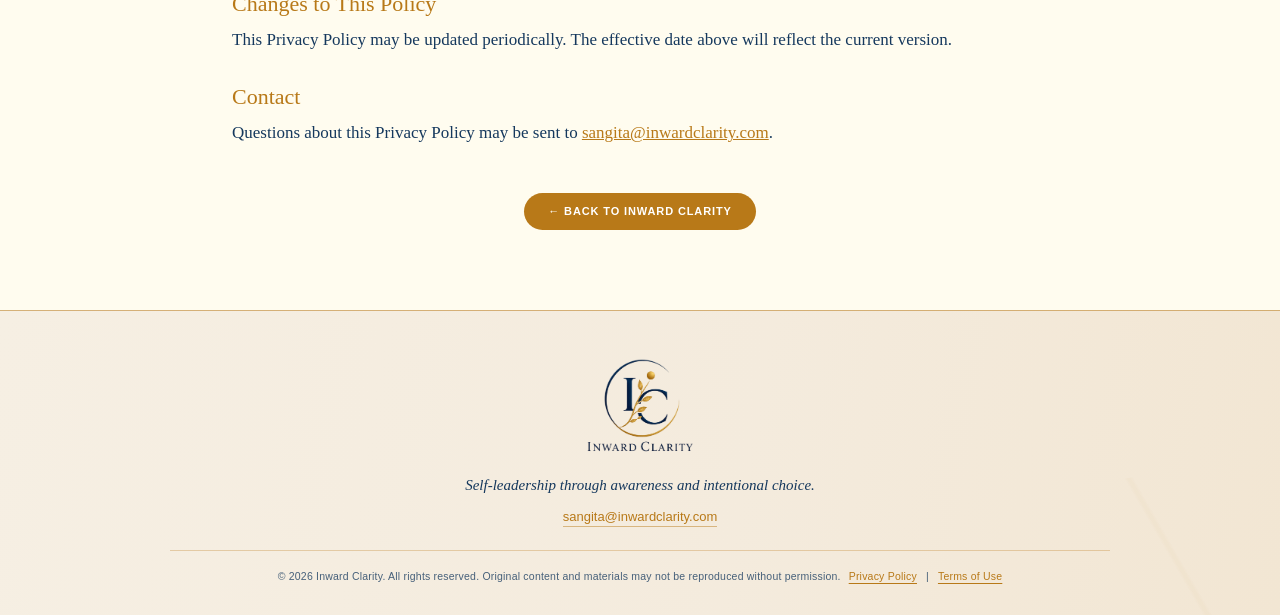
<file: privacy-policy.html>
<!doctype html><html lang="en"><head><meta charset="utf-8"><meta name="viewport" content="width=device-width,initial-scale=1,viewport-fit=cover"><title>Privacy Policy | Inward Clarity</title>
<meta name="description" content="Read the Inward Clarity privacy policy and learn how information is handled when you use inwardclarity.com.">
<link rel="canonical" href="https://inwardclarity.com/privacy-policy.html"><style>:root{--ivory:#FFFCEF;--navy:#15385D;--gold:#B87918}*{box-sizing:border-box}html,body{margin:0;background:var(--ivory);color:var(--navy)}body{font-family:Georgia,'Times New Roman',serif}.legal-page{max-width:900px;margin:0 auto;padding:70px 42px 80px}.legal-page h1{text-align:center;font-size:46px;font-weight:500;margin:0 0 8px}.effective{text-align:center;color:var(--gold);font:600 12px/1.4 Arial,sans-serif;letter-spacing:.09em;margin:0 0 44px}.legal-page h2{font-size:22px;font-weight:500;color:var(--gold);margin:30px 0 9px}.legal-page p,.legal-page li{font-size:17px;line-height:1.65}.legal-page p{margin:0 0 14px}.legal-page ul{padding-left:23px}.legal-page a{color:var(--gold)}.back-legal{text-align:center;margin-top:46px}.back-legal a{display:inline-block;background:var(--gold);color:#fff;text-decoration:none;border-radius:999px;padding:13px 24px;font:600 11px/1 Arial,sans-serif;letter-spacing:.08em}@media(max-width:700px){.legal-page{padding:46px 24px 60px}.legal-page h1{font-size:36px}.legal-page p,.legal-page li{font-size:16px}}</style><link rel="stylesheet" href="site-chrome.css"></head><body><header class="ic-header" id="site-header"><div class="ic-header-inner"><a class="ic-brand" href="index.html#welcome"><img class="ic-brand-mark" src="assets/header-logo-mark.png" alt=""><span>INWARD CLARITY</span></a><button class="ic-menu-toggle" type="button" aria-label="Open navigation" aria-expanded="false"><span></span><span></span><span></span></button><nav class="ic-nav" aria-label="Primary navigation"><a href="index.html#screen9">ABOUT</a><a href="index.html#my-philosophy">MY PHILOSOPHY</a><a href="client-experiences.html">CLIENT EXPERIENCES</a><a href="index.html#begin-where-you-are">WORK WITH ME</a><a class="ic-book" href="https://app.paperbell.com/checkout/bookings/new?package_id=143138">BOOK A CONVERSATION</a></nav></div></header><main class="legal-page"><h1>Privacy Policy</h1><p class="effective">EFFECTIVE SEPTEMBER 2026</p><p>Inward Clarity respects your privacy. This Privacy Policy explains how information may be collected, used, and handled when you visit inwardclarity.com or interact with Inward Clarity.</p><h2>Information You Provide</h2><p>You may provide personal information when you contact Inward Clarity by email or choose to schedule or purchase coaching services. This may include your name, email address, and information you voluntarily provide in connection with an inquiry or coaching relationship.</p><h2>Scheduling and Payments</h2><p>Scheduling, client registration, contracts, and payments may be handled through third-party service providers, including Paperbell. Information you provide through those services is subject to their own privacy policies and practices.</p><h2>Website and Technical Information</h2><p>The website's hosting provider and other service providers may automatically process limited technical information necessary to operate, secure, and deliver the website, such as IP address, browser or device information, and access information.</p><p>Inward Clarity does not currently use advertising cookies or similar technologies for cross-site behavioral tracking on this website. Because the site does not currently engage in that type of tracking, browser “Do Not Track” signals do not change the site's behavior. Third-party services you choose to visit may have their own tracking practices.</p><h2>How Information Is Used</h2><ul><li>Respond to inquiries.</li><li>Schedule and provide requested services.</li><li>Communicate regarding appointments or services.</li><li>Process transactions through service providers.</li><li>Operate, maintain, and secure the website.</li><li>Comply with applicable legal obligations.</li></ul><h2>Sharing of Information</h2><p>Inward Clarity does not sell your personal information. Information may be shared with service providers when reasonably necessary to operate the website or provide services you request, or when disclosure is required by law.</p><h2>Your Choices</h2><p>You may contact Inward Clarity to ask about personal information you have provided, or to request that it be corrected or deleted where appropriate and legally required.</p><h2>Third-Party Services and Links</h2><p>This website may link to websites or services operated by third parties. Inward Clarity does not control those third parties, and their collection and use of information are governed by their own privacy policies and practices.</p><h2>Security</h2><p>Reasonable measures are used to protect information handled by Inward Clarity. No method of electronic transmission or storage can be guaranteed to be completely secure.</p><h2>Changes to This Policy</h2><p>This Privacy Policy may be updated periodically. The effective date above will reflect the current version.</p><h2>Contact</h2><p>Questions about this Privacy Policy may be sent to <a href="mailto:sangita@inwardclarity.com">sangita@inwardclarity.com</a>.</p><div class="back-legal"><a href="index.html">← BACK TO INWARD CLARITY</a></div></main><footer class="ic-footer"><div class="ic-footer-brand"><img class="ic-footer-logo" src="assets/footer-logo-full.png" alt="Inward Clarity"></div><p class="ic-footer-tagline">Self-leadership through awareness and intentional choice.</p><a class="ic-footer-email" href="mailto:sangita@inwardclarity.com">sangita@inwardclarity.com</a><div class="ic-footer-legal">© 2026 Inward Clarity. All rights reserved. Original content and materials may not be reproduced without permission.<span class="legal-links"><a href="privacy-policy.html">Privacy Policy</a><span aria-hidden="true">|</span><a href="terms-of-use.html">Terms of Use</a></span></div></footer><script>(function(){var h=document.getElementById('site-header');if(!h)return;var b=h.querySelector('.ic-menu-toggle');b.addEventListener('click',function(){var o=h.classList.toggle('menu-open');b.setAttribute('aria-expanded',o?'true':'false')});h.querySelectorAll('.ic-nav a').forEach(function(a){a.addEventListener('click',function(){h.classList.remove('menu-open');b.setAttribute('aria-expanded','false')})});})();</script></body></html>
</file>
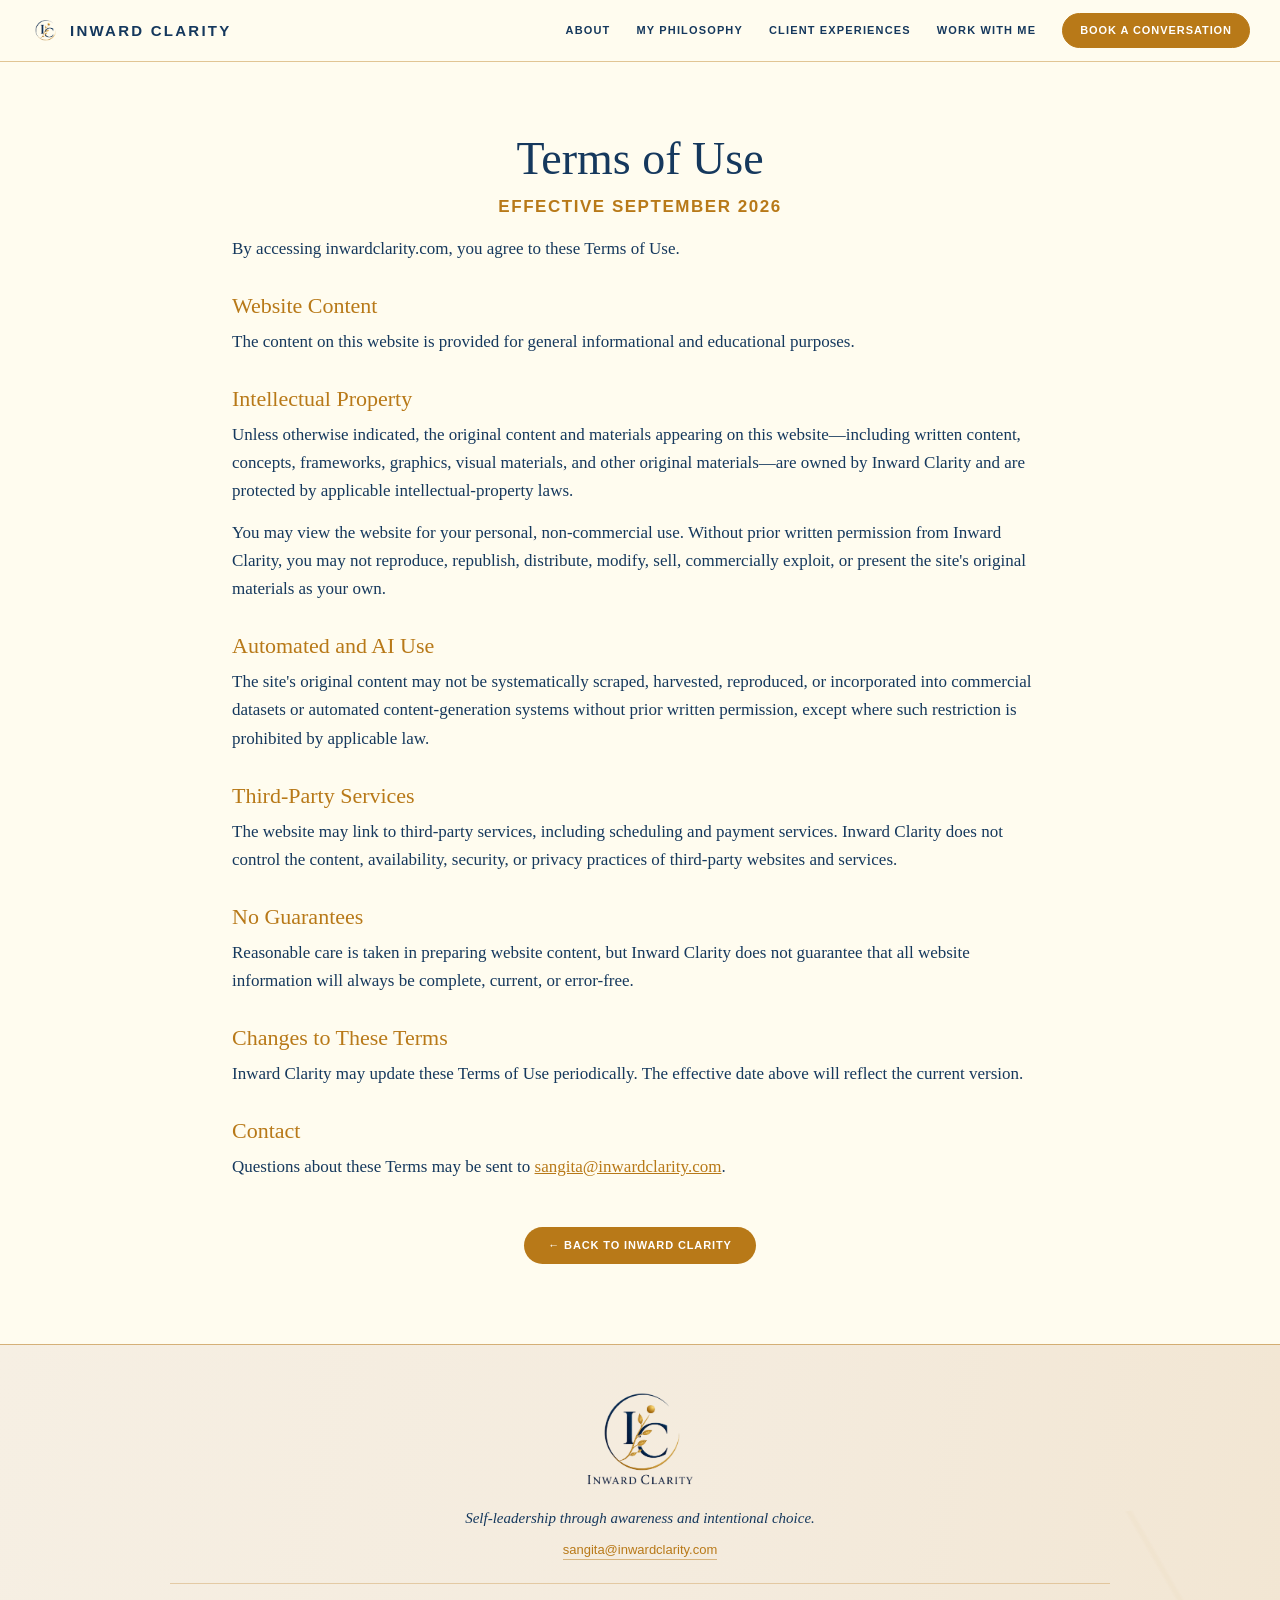
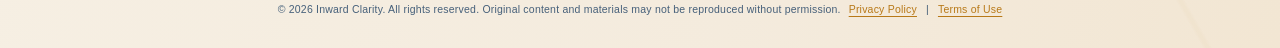
<file: terms-of-use.html>
<!doctype html><html lang="en"><head><meta charset="utf-8"><meta name="viewport" content="width=device-width,initial-scale=1,viewport-fit=cover"><title>Terms of Use | Inward Clarity</title>
<meta name="description" content="Read the terms governing use of the Inward Clarity website, content and materials.">
<link rel="canonical" href="https://inwardclarity.com/terms-of-use.html"><style>:root{--ivory:#FFFCEF;--navy:#15385D;--gold:#B87918}*{box-sizing:border-box}html,body{margin:0;background:var(--ivory);color:var(--navy)}body{font-family:Georgia,'Times New Roman',serif}.legal-page{max-width:900px;margin:0 auto;padding:70px 42px 80px}.legal-page h1{text-align:center;font-size:46px;font-weight:500;margin:0 0 8px}.effective{text-align:center;color:var(--gold);font:600 12px/1.4 Arial,sans-serif;letter-spacing:.09em;margin:0 0 44px}.legal-page h2{font-size:22px;font-weight:500;color:var(--gold);margin:30px 0 9px}.legal-page p,.legal-page li{font-size:17px;line-height:1.65}.legal-page p{margin:0 0 14px}.legal-page ul{padding-left:23px}.legal-page a{color:var(--gold)}.back-legal{text-align:center;margin-top:46px}.back-legal a{display:inline-block;background:var(--gold);color:#fff;text-decoration:none;border-radius:999px;padding:13px 24px;font:600 11px/1 Arial,sans-serif;letter-spacing:.08em}@media(max-width:700px){.legal-page{padding:46px 24px 60px}.legal-page h1{font-size:36px}.legal-page p,.legal-page li{font-size:16px}}</style><link rel="stylesheet" href="site-chrome.css"></head><body><header class="ic-header" id="site-header"><div class="ic-header-inner"><a class="ic-brand" href="index.html#welcome"><img class="ic-brand-mark" src="assets/header-logo-mark.png" alt=""><span>INWARD CLARITY</span></a><button class="ic-menu-toggle" type="button" aria-label="Open navigation" aria-expanded="false"><span></span><span></span><span></span></button><nav class="ic-nav" aria-label="Primary navigation"><a href="index.html#screen9">ABOUT</a><a href="index.html#my-philosophy">MY PHILOSOPHY</a><a href="client-experiences.html">CLIENT EXPERIENCES</a><a href="index.html#begin-where-you-are">WORK WITH ME</a><a class="ic-book" href="https://app.paperbell.com/checkout/bookings/new?package_id=143138">BOOK A CONVERSATION</a></nav></div></header><main class="legal-page"><h1>Terms of Use</h1><p class="effective">EFFECTIVE SEPTEMBER 2026</p><p>By accessing inwardclarity.com, you agree to these Terms of Use.</p><h2>Website Content</h2><p>The content on this website is provided for general informational and educational purposes.</p><h2>Intellectual Property</h2><p>Unless otherwise indicated, the original content and materials appearing on this website—including written content, concepts, frameworks, graphics, visual materials, and other original materials—are owned by Inward Clarity and are protected by applicable intellectual-property laws.</p><p>You may view the website for your personal, non-commercial use. Without prior written permission from Inward Clarity, you may not reproduce, republish, distribute, modify, sell, commercially exploit, or present the site's original materials as your own.</p><h2>Automated and AI Use</h2><p>The site's original content may not be systematically scraped, harvested, reproduced, or incorporated into commercial datasets or automated content-generation systems without prior written permission, except where such restriction is prohibited by applicable law.</p><h2>Third-Party Services</h2><p>The website may link to third-party services, including scheduling and payment services. Inward Clarity does not control the content, availability, security, or privacy practices of third-party websites and services.</p><h2>No Guarantees</h2><p>Reasonable care is taken in preparing website content, but Inward Clarity does not guarantee that all website information will always be complete, current, or error-free.</p><h2>Changes to These Terms</h2><p>Inward Clarity may update these Terms of Use periodically. The effective date above will reflect the current version.</p><h2>Contact</h2><p>Questions about these Terms may be sent to <a href="mailto:sangita@inwardclarity.com">sangita@inwardclarity.com</a>.</p><div class="back-legal"><a href="index.html">← BACK TO INWARD CLARITY</a></div></main><footer class="ic-footer"><div class="ic-footer-brand"><img class="ic-footer-logo" src="assets/footer-logo-full.png" alt="Inward Clarity"></div><p class="ic-footer-tagline">Self-leadership through awareness and intentional choice.</p><a class="ic-footer-email" href="mailto:sangita@inwardclarity.com">sangita@inwardclarity.com</a><div class="ic-footer-legal">© 2026 Inward Clarity. All rights reserved. Original content and materials may not be reproduced without permission.<span class="legal-links"><a href="privacy-policy.html">Privacy Policy</a><span aria-hidden="true">|</span><a href="terms-of-use.html">Terms of Use</a></span></div></footer><script>(function(){var h=document.getElementById('site-header');if(!h)return;var b=h.querySelector('.ic-menu-toggle');b.addEventListener('click',function(){var o=h.classList.toggle('menu-open');b.setAttribute('aria-expanded',o?'true':'false')});h.querySelectorAll('.ic-nav a').forEach(function(a){a.addEventListener('click',function(){h.classList.remove('menu-open');b.setAttribute('aria-expanded','false')})});})();</script></body></html>
</file>
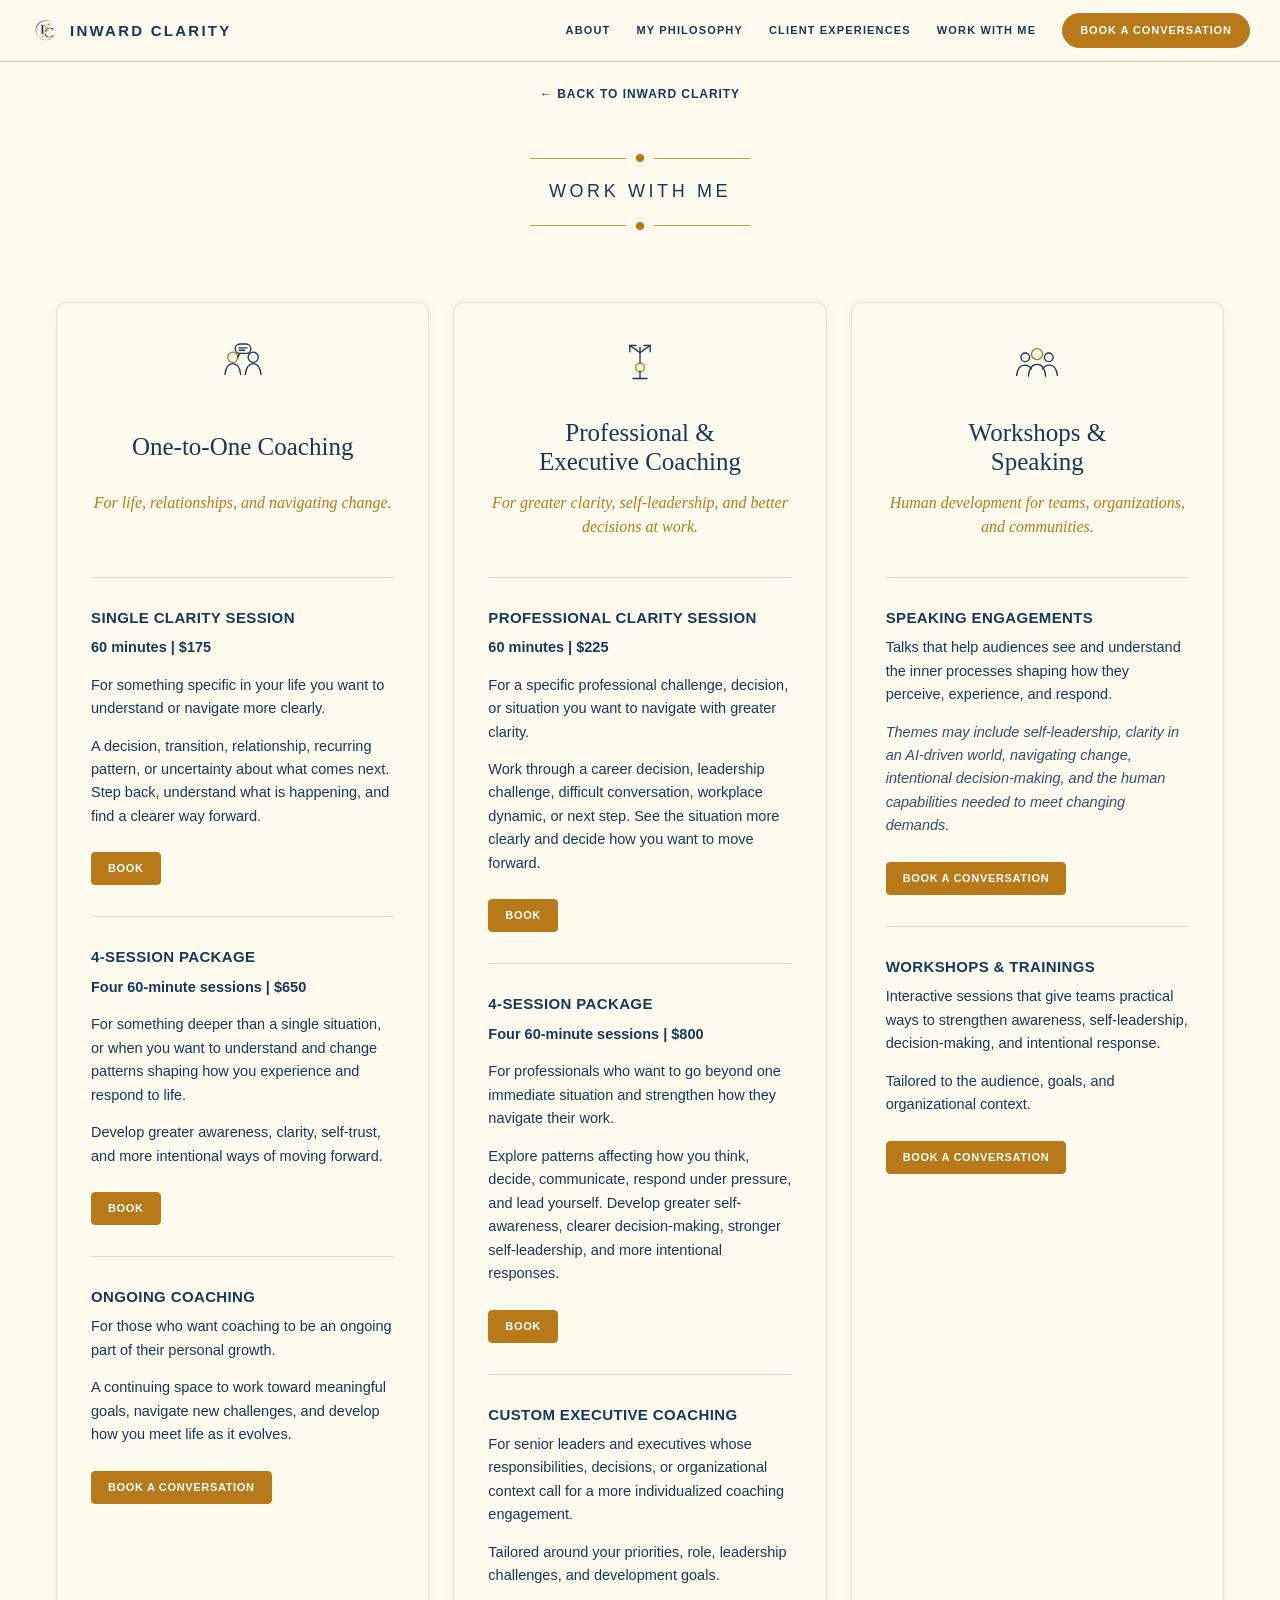
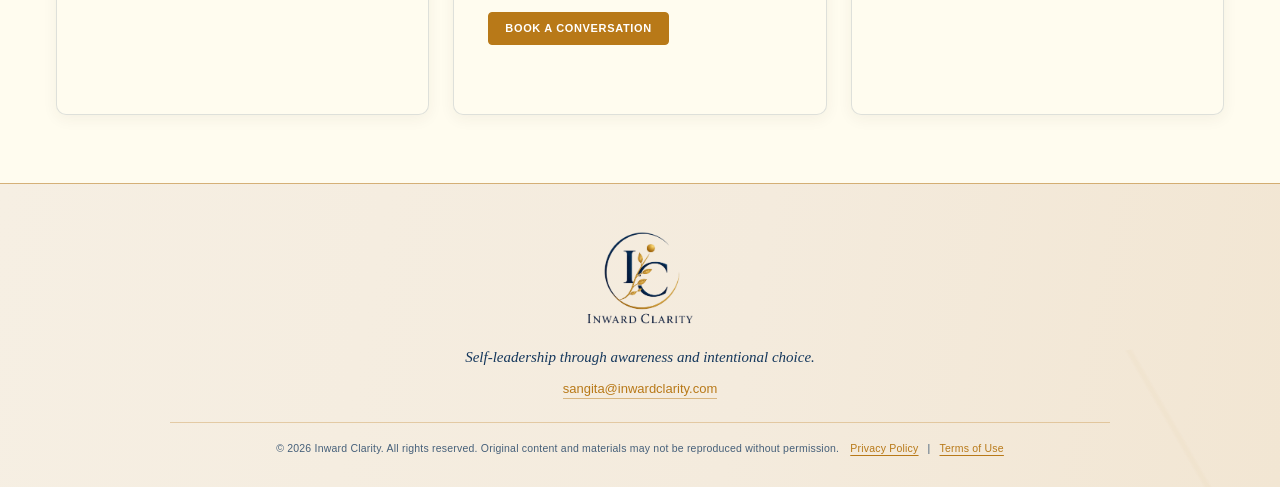
<file: work-with-me.html>
<!DOCTYPE html>

<html lang="en">
<head>
<meta charset="utf-8"/>
<meta content="width=device-width, initial-scale=1" name="viewport"/>
<title>Coaching, Executive Coaching & Workshops | Inward Clarity</title>
<meta name="description" content="Explore one-to-one coaching, professional and executive coaching, workshops and speaking with Inward Clarity, focused on awareness, self-leadership, clarity and intentional choice.">
<link rel="canonical" href="https://inwardclarity.com/work-with-me.html">
<link href="styles.css" rel="stylesheet"/>
<style>
    body{margin:0;background:#FFFCEF;}
    .work-page-home{display:block;text-align:center;padding:22px 20px 0;background:#FFFCEF;}
    .work-page-home a{color:#15385D;text-decoration:none;font:600 12px/1 Arial,sans-serif;letter-spacing:.08em;}
    .work-page-home a:hover{text-decoration:underline;}
  </style>
<link href="site-chrome.css" rel="stylesheet"/>
</head>
<body class="screen12-open work-with-me-redesign">
<header class="ic-header" id="site-header">
<div class="ic-header-inner">
<a class="ic-brand" href="index.html#welcome"><img alt="" class="ic-brand-mark" src="assets/header-logo-mark.png"/><span>INWARD CLARITY</span></a>
<button aria-expanded="false" aria-label="Open navigation" class="ic-menu-toggle" type="button"><span></span><span></span><span></span></button>
<nav aria-label="Primary navigation" class="ic-nav">
<a href="index.html#screen9">ABOUT</a><a href="index.html#my-philosophy">MY PHILOSOPHY</a><a href="client-experiences.html">CLIENT EXPERIENCES</a><a href="index.html#begin-where-you-are">WORK WITH ME</a><a class="ic-book" href="https://app.paperbell.com/checkout/bookings/new?package_id=143138">BOOK A CONVERSATION</a>
</nav>
</div>
</header>
<div class="work-page-home"><a href="index.html#begin-where-you-are">← BACK TO INWARD CLARITY</a></div>
<main class="wwm-page">
<section class="wwm-intro wwm-intro-v44">
  <div aria-hidden="true" class="wwm-top-rule"><span></span><b></b><span></span></div>
  <p class="wwm-eyebrow">WORK WITH ME</p>
  <div aria-hidden="true" class="wwm-bottom-rule"><span></span><b></b><span></span></div>
</section>
<section aria-label="Ways to work together" class="wwm-columns">
<article class="wwm-column">
<div class="wwm-card-icon"><svg aria-hidden="true" viewbox="0 0 74 74"><circle cx="24" cy="31" r="6.5"></circle><circle cx="50" cy="31" r="6.5"></circle><path d="M14 53c1-9 4.5-14 10-14s9 5 10 14"></path><path d="M40 53c1-9 4.5-14 10-14s9 5 10 14"></path><rect height="12" rx="6" width="20" x="27" y="14"></rect><path d="M33 26l-3 5"></path><path d="M32 19h10"></path><path d="M32 22h7"></path></svg></div>
<div class="wwm-column-body"><h2>One-to-One Coaching</h2><p class="wwm-column-sub">For life, relationships, and navigating change.</p>
<div class="wwm-offer"><h3>Single Clarity Session</h3><p class="wwm-meta">60 minutes | $175</p><p>For something specific in your life you want to understand or navigate more clearly.</p><p>A decision, transition, relationship, recurring pattern, or uncertainty about what comes next. Step back, understand what is happening, and find a clearer way forward.</p><a class="wwm-book" href="https://app.paperbell.com/checkout/bookings/new?package_id=142945">BOOK</a></div>
<div class="wwm-offer"><h3>4-Session Package</h3><p class="wwm-meta">Four 60-minute sessions | $650</p><p>For something deeper than a single situation, or when you want to understand and change patterns shaping how you experience and respond to life.</p><p>Develop greater awareness, clarity, self-trust, and more intentional ways of moving forward.</p><a class="wwm-book" href="https://app.paperbell.com/checkout/bookings/new?package_id=143130">BOOK</a></div>
<div class="wwm-offer"><h3>Ongoing Coaching</h3><p>For those who want coaching to be an ongoing part of their personal growth.</p><p>A continuing space to work toward meaningful goals, navigate new challenges, and develop how you meet life as it evolves.</p><a class="wwm-conversation" href="https://app.paperbell.com/checkout/bookings/new?package_id=143138">BOOK A CONVERSATION</a></div>
</div>
</article>
<article class="wwm-column">
<div class="wwm-card-icon"><svg aria-hidden="true" viewbox="0 0 74 74"><circle cx="37" cy="44" r="5.5"></circle><path d="M37 38V18"></path><path d="M37 25L24 16"></path><path d="M37 25L50 16"></path><path d="M24 16h8"></path><path d="M24 16v8"></path><path d="M50 16h-8"></path><path d="M50 16v8"></path><path d="M37 49v9"></path><path d="M28 58h18"></path></svg></div>
<div class="wwm-column-body"><h2>Professional &amp;<br/>Executive Coaching</h2><p class="wwm-column-sub">For greater clarity, self-leadership, and better decisions at work.</p>
<div class="wwm-offer"><h3>Professional Clarity Session</h3><p class="wwm-meta">60 minutes | $225</p><p>For a specific professional challenge, decision, or situation you want to navigate with greater clarity.</p><p>Work through a career decision, leadership challenge, difficult conversation, workplace dynamic, or next step. See the situation more clearly and decide how you want to move forward.</p><a class="wwm-book" href="https://app.paperbell.com/checkout/bookings/new?package_id=143125">BOOK</a></div>
<div class="wwm-offer"><h3>4-Session Package</h3><p class="wwm-meta">Four 60-minute sessions | $800</p><p>For professionals who want to go beyond one immediate situation and strengthen how they navigate their work.</p><p>Explore patterns affecting how you think, decide, communicate, respond under pressure, and lead yourself. Develop greater self-awareness, clearer decision-making, stronger self-leadership, and more intentional responses.</p><a class="wwm-book" href="https://app.paperbell.com/checkout/bookings/new?package_id=143121">BOOK</a></div>
<div class="wwm-offer"><h3>Custom Executive Coaching</h3><p>For senior leaders and executives whose responsibilities, decisions, or organizational context call for a more individualized coaching engagement.</p><p>Tailored around your priorities, role, leadership challenges, and development goals.</p><a class="wwm-conversation" href="https://app.paperbell.com/checkout/bookings/new?package_id=143138">BOOK A CONVERSATION</a></div>
</div>
</article>
<article class="wwm-column">
<div class="wwm-card-icon"><svg aria-hidden="true" viewbox="0 0 74 74"><circle cx="37" cy="27" r="7"></circle><circle cx="22" cy="31" r="5.5"></circle><circle cx="52" cy="31" r="5.5"></circle><path d="M26 55c1-10 4.5-15 11-15s10 5 11 15"></path><path d="M11 54c1-8 4-13 10-13 4 0 7 2 9 5"></path><path d="M63 54c-1-8-4-13-10-13-4 0-7 2-9 5"></path></svg></div>
<div class="wwm-column-body"><h2>Workshops &amp;<br/>Speaking</h2><p class="wwm-column-sub">Human development for teams, organizations, and communities.</p>
<div class="wwm-offer"><h3>Speaking Engagements</h3><p>Talks that help audiences see and understand the inner processes shaping how they perceive, experience, and respond.</p><p class="wwm-themes">Themes may include self-leadership, clarity in an AI-driven world, navigating change, intentional decision-making, and the human capabilities needed to meet changing demands.</p><a class="wwm-conversation" href="https://app.paperbell.com/checkout/bookings/new?package_id=143138">BOOK A CONVERSATION</a></div>
<div class="wwm-offer"><h3>Workshops &amp; Trainings</h3><p>Interactive sessions that give teams practical ways to strengthen awareness, self-leadership, decision-making, and intentional response.</p><p>Tailored to the audience, goals, and organizational context.</p><a class="wwm-conversation" href="https://app.paperbell.com/checkout/bookings/new?package_id=143138">BOOK A CONVERSATION</a></div>
</div>
</article>
</section>

</main>
<footer class="ic-footer">
<div class="ic-footer-brand"><img alt="Inward Clarity" class="ic-footer-logo" src="assets/footer-logo-full.png"/></div>
<p class="ic-footer-tagline">Self-leadership through awareness and intentional choice.</p>
<a class="ic-footer-email" href="mailto:sangita@inwardclarity.com">sangita@inwardclarity.com</a>
<div class="ic-footer-legal">
    © 2026 Inward Clarity. All rights reserved. Original content and materials may not be reproduced without permission.
    <span class="legal-links"><a href="privacy-policy.html">Privacy Policy</a><span aria-hidden="true">|</span><a href="terms-of-use.html">Terms of Use</a></span>
</div>
</footer>
<script>
(function(){var h=document.getElementById('site-header');if(!h)return;var b=h.querySelector('.ic-menu-toggle');b.addEventListener('click',function(){var o=h.classList.toggle('menu-open');b.setAttribute('aria-expanded',o?'true':'false')});h.querySelectorAll('.ic-nav a').forEach(function(a){a.addEventListener('click',function(){h.classList.remove('menu-open');b.setAttribute('aria-expanded','false')})});})();
</script>
</body>
</html>
</file>
<file: site-chrome.css>
:root{--ic-ivory:#FFFCEF;--ic-navy:#15385D;--ic-gold:#B87918;--ic-sand:#F4EBDD}
html{scroll-padding-top:74px}
body{padding-top:62px}
.ic-header{position:fixed;top:0;left:0;right:0;height:62px;z-index:9999;background:rgba(255,252,239,.97);border-bottom:1px solid rgba(184,121,24,.42);backdrop-filter:blur(8px);-webkit-backdrop-filter:blur(8px);font-family:Arial,Helvetica,sans-serif}
.ic-header-inner{height:100%;max-width:1440px;margin:0 auto;padding:0 30px;display:flex;align-items:center;justify-content:space-between;gap:26px}
.ic-brand{color:var(--ic-navy);font-size:15px;line-height:1;text-decoration:none;letter-spacing:.15em;font-weight:600;white-space:nowrap}
.ic-nav{display:flex;align-items:center;gap:26px;margin-left:auto}
.ic-nav a{color:var(--ic-navy);text-decoration:none;font-size:11px;line-height:1;letter-spacing:.105em;font-weight:600;white-space:nowrap}
.ic-nav a:hover{color:var(--ic-gold)}
.ic-nav .ic-book{background:var(--ic-gold);color:#fff;border:1px solid var(--ic-gold);border-radius:999px;padding:11px 17px;letter-spacing:.085em}
.ic-nav .ic-book:hover{color:#fff;filter:brightness(.96)}
.ic-menu-toggle{display:none;background:none;border:0;color:var(--ic-navy);width:42px;height:42px;padding:8px;cursor:pointer}
.ic-menu-toggle span{display:block;width:22px;height:1.5px;background:currentColor;margin:5px auto}
.ic-footer{position:relative;overflow:hidden;background:linear-gradient(100deg,#F6EFE3 0%,var(--ic-sand) 58%,#F2E6D3 100%);border-top:1px solid rgba(184,121,24,.52);padding:38px 34px 30px;color:var(--ic-navy);text-align:center;font-family:Arial,Helvetica,sans-serif}
.ic-footer:after{content:"";position:absolute;right:-22px;bottom:-46px;width:235px;height:190px;opacity:.08;pointer-events:none;background:radial-gradient(ellipse at 44% 82%,rgba(184,121,24,.38) 0 2px,transparent 3px),linear-gradient(68deg,transparent 47%,rgba(184,121,24,.34) 48% 49%,transparent 50%);transform:rotate(-8deg)}
.ic-footer>*{position:relative;z-index:1}
.ic-footer-brand{font-family:Georgia,'Times New Roman',serif;font-size:19px;letter-spacing:.08em;margin:0 0 8px}
.ic-footer-tagline{font-family:Georgia,'Times New Roman',serif;font-size:15px;font-style:italic;margin:0 0 13px}
.ic-footer-email{display:inline-block;color:var(--ic-gold);font-size:13px;text-decoration:none;border-bottom:1px solid rgba(184,121,24,.48);padding-bottom:2px;margin-bottom:23px}
.ic-footer-email:hover{color:var(--ic-navy);border-bottom-color:var(--ic-navy)}
.ic-footer-legal{padding-top:17px;border-top:1px solid rgba(184,121,24,.30);max-width:940px;margin:0 auto;font-size:10.5px;line-height:1.65;letter-spacing:.02em;color:rgba(21,56,93,.78)}
.ic-footer-legal .legal-links{display:inline-flex;gap:9px;margin-left:8px}
.ic-footer-legal .legal-links a{color:var(--ic-gold);text-decoration:underline;text-underline-offset:3px}.ic-footer-legal .legal-links a:hover{color:var(--ic-navy)}
@media(max-width:900px){
  body{padding-top:56px} html{scroll-padding-top:68px}
  .ic-header{height:56px}.ic-header-inner{padding:0 18px}.ic-brand{font-size:13px;letter-spacing:.12em}
  .ic-menu-toggle{display:block}.ic-nav{display:none;position:absolute;top:56px;left:0;right:0;background:var(--ic-ivory);border-bottom:1px solid rgba(184,121,24,.42);padding:16px 22px 20px;flex-direction:column;align-items:stretch;gap:0;box-shadow:0 8px 18px rgba(21,56,93,.08)}
  .ic-header.menu-open .ic-nav{display:flex}.ic-nav a{padding:13px 4px;text-align:center;font-size:11px;border-bottom:1px solid rgba(184,121,24,.12)}
  .ic-nav .ic-book{margin-top:10px;border-bottom:0;padding:13px 16px}
  .ic-footer{padding:32px 18px 26px}.ic-footer-legal{font-size:10px}.ic-footer-legal .legal-links{display:flex;justify-content:center;margin:7px 0 0}
}

/* v12 — approved Inward Clarity branding in site chrome only */
.ic-brand{display:inline-flex;align-items:center;gap:9px}
.ic-brand-mark{display:block;width:31px;height:31px;object-fit:contain;flex:0 0 auto}
.ic-footer-brand{margin:0 0 10px}
.ic-footer-logo{display:block;width:112px;height:auto;margin:0 auto}
@media(max-width:900px){
  .ic-brand{gap:7px}
  .ic-brand-mark{width:28px;height:28px}
  .ic-footer-logo{width:100px}
}

/* =========================================================
   V13 — floating section navigation (homepage only)
   Isolated addition; no existing page styles changed.
   ========================================================= */
.ic-section-jump {
  position: fixed;
  right: 26px;
  bottom: 26px;
  z-index: 1200;
  width: 46px;
  height: 46px;
  border-radius: 50%;
  border: 1px solid rgba(184,121,24,.72);
  background: rgba(255,252,239,.94);
  color: #15385D;
  display: grid;
  place-items: center;
  padding: 0;
  font-family: Georgia, 'Times New Roman', serif;
  font-size: 25px;
  line-height: 1;
  box-shadow: 0 5px 18px rgba(21,56,93,.10);
  cursor: pointer;
  -webkit-backdrop-filter: blur(6px);
  backdrop-filter: blur(6px);
  transition: transform .18s ease, box-shadow .18s ease, background-color .18s ease;
}
.ic-section-jump:hover,
.ic-section-jump:focus-visible {
  transform: translateY(-2px);
  box-shadow: 0 7px 22px rgba(21,56,93,.15);
  background: #FFFCEF;
}
.ic-section-jump:focus-visible {
  outline: 2px solid #15385D;
  outline-offset: 3px;
}
.ic-section-jump .ic-jump-arrow {
  display: block;
  transform: translateY(-1px);
}
.ic-section-jump.is-up .ic-jump-arrow {
  transform: translateY(1px);
}
@media (max-width: 700px) {
  .ic-section-jump {
    width: 42px;
    height: 42px;
    right: 15px;
    bottom: calc(16px + env(safe-area-inset-bottom));
    font-size: 23px;
  }
}
@media (prefers-reduced-motion: reduce) {
  .ic-section-jump { transition: none; }
}
</file>
<file: styles.css>
:root{
  /* Exact outer ivory is taken from Screen 2 v11 source CSS. */
  --shared-ivory:#fffcef;

  /* Welcome v6 locked internal design tokens. */
  --breathing:var(--shared-ivory);
  --panel:#fbf7ef;
  --navy:#15385d;
  --gold:#b67825;
  --line:#c89d68;
  --cta-top:#c98a30;
  --cta-bottom:#b8751e;
}
*{box-sizing:border-box}
html,body{margin:0;background:var(--shared-ivory)}
body{overflow-x:hidden;overflow-y:auto}

/* =========================================================
   SCREEN 1 — WELCOME v6
   LOCKED INTERNAL COMPOSITION.
   Only --breathing resolves to Screen 2's exact source ivory.
   ========================================================= */
.welcome-module{width:100%;background:var(--shared-ivory)}
.desktop-screen{
  position:relative;
  width:100vw;
  height:100vh;
  background:var(--breathing);
  display:flex;
  align-items:center;
  justify-content:center;
  overflow:hidden;
}
/* Approved section breathing treatment: use existing Welcome breathing room,
   without adding height or moving either locked screen. 48px is carried from
   the v6 source's existing breathing minimum rather than introducing a new value. */
.desktop-screen::after{
  content:"";
  position:absolute;
  left:0;
  right:0;
  bottom:0;
  height:20px;
  background:#fff;
  pointer-events:none;
}
.desktop-band-wrap{
  position:relative;
  width:min(96vw,120vh);
  aspect-ratio:3/2;
  max-height:80vh;
}
.desktop-approved-band{
  display:block;
  width:100%;
  height:100%;
  object-fit:contain;
}
.desktop-cta-hotspot{
  position:absolute;
  left:52.4%;
  top:81.7%;
  width:38.6%;
  height:9.2%;
  border-radius:8px;
}
@media (max-height:700px) and (min-width:701px){
  .desktop-band-wrap{
    max-height:84vh;
    width:min(96vw,126vh);
  }
}
.mobile-screen{display:none}

@media (max-width:700px){
  .desktop-screen{display:none}
  .mobile-screen{
    display:block;
    width:100%;
    min-height:100svh;
    background:var(--breathing);
  }

  .mobile-breathing{
    height:8svh;
    min-height:48px;
    background:var(--breathing);
  }

  .mobile-panel{
    background:var(--panel);
    width:100%;
  }

  .mobile-portrait{
    position:relative;
    width:100%;
    height:43svh;
    min-height:285px;
    max-height:390px;
    overflow:hidden;
    background:var(--panel);
  }
  .mobile-portrait img{
    display:block;
    width:100%;
    height:100%;
    object-fit:cover;
    object-position:50% 20%;
    -webkit-mask-image:
      linear-gradient(to bottom,
        #000 0%,
        #000 68%,
        rgba(0,0,0,.96) 78%,
        rgba(0,0,0,.55) 90%,
        transparent 100%),
      radial-gradient(ellipse 76% 92% at 50% 47%,
        #000 0%,
        #000 66%,
        rgba(0,0,0,.93) 77%,
        rgba(0,0,0,.45) 90%,
        transparent 100%);
    -webkit-mask-composite: source-in;
    mask-image:
      linear-gradient(to bottom,
        #000 0%,
        #000 68%,
        rgba(0,0,0,.96) 78%,
        rgba(0,0,0,.55) 90%,
        transparent 100%),
      radial-gradient(ellipse 76% 92% at 50% 47%,
        #000 0%,
        #000 66%,
        rgba(0,0,0,.93) 77%,
        rgba(0,0,0,.45) 90%,
        transparent 100%);
    mask-composite: intersect;
  }
  .mobile-portrait-fade{
    position:absolute;
    inset:0;
    pointer-events:none;
    background:
      linear-gradient(to bottom,
        rgba(251,247,239,0) 0%,
        rgba(251,247,239,0) 70%,
        rgba(251,247,239,.12) 80%,
        rgba(251,247,239,.45) 90%,
        rgba(251,247,239,1) 100%);
  }

  .mobile-copy{
    padding:2vw 7vw 8vw;
    display:flex;
    flex-direction:column;
    align-items:center;
    text-align:center;
    color:var(--navy);
    font-family:Baskerville,Georgia,"Times New Roman",serif;
  }

  .mobile-copy h1{
    margin:0;
    color:var(--gold);
    font-weight:400;
    font-size:9.6vw;
    line-height:1.03;
    letter-spacing:-.03em;
  }

  .mobile-divider{
    width:31vw;
    display:flex;
    align-items:center;
    gap:2.2vw;
    margin:4.8vw 0 4.5vw;
    color:var(--gold);
  }
  .mobile-divider span{
    flex:1;
    height:1px;
    background:var(--line);
  }
  .mobile-divider b{
    font-size:3.2vw;
    font-weight:400;
    line-height:1;
  }

  .mobile-copy p{
    margin:0;
    max-width:86vw;
    font-size:4.55vw;
    line-height:1.5;
    letter-spacing:-.008em;
  }

  .mobile-signature{
    font-size:7vw;
    line-height:1.05;
    margin-bottom:5vw;
  }

  .mobile-cta{
    width:min(88vw,430px);
    min-height:13vw;
    padding:3vw 4vw;
    display:flex;
    align-items:center;
    justify-content:center;
    gap:.55em;
    border-radius:8px;
    background:linear-gradient(var(--cta-top),var(--cta-bottom));
    color:#fff;
    text-decoration:none;
    font-family:Arial,Helvetica,sans-serif;
    font-size:3.55vw;
    line-height:1.15;
    letter-spacing:.045em;
    box-shadow:0 2px 5px rgba(70,45,10,.18), inset 0 1px 0 rgba(255,255,255,.18);
  }

  .bottom-breathing{
    position:relative;
    height:8svh;
    min-height:48px;
    background:var(--breathing);
  }
  .bottom-breathing::after{
    content:"";
    position:absolute;
    left:0;
    right:0;
    bottom:0;
    height:20px;
    background:#fff;
    pointer-events:none;
  }
}

@media (max-width:390px){
  .mobile-copy p{font-size:4.7vw}
  .mobile-copy h1{font-size:9.8vw}
  .mobile-cta{font-size:3.7vw}
}

/* =========================================================
   SCREEN 2 — v11 LOCK CANDIDATE
   Internal v11 styles are unchanged. Integration changes:
   1) full-width outer section uses the ivory sampled from the actual v11 background asset edge (#fffcef)
   2) no viewport-height wrapper/clipping is introduced
   3) the exact 900×1350 desktop composition remains centered and complete
   ========================================================= */
.life-module{
  width:100%;
  background:var(--shared-ivory);
  display:flex;
  justify-content:center;
}
.life-module .frame{
  width:min(100vw,900px);
  aspect-ratio:2/3;
  overflow:hidden;
}
.life-module .screen{
  position:relative;
  width:900px;
  height:1350px;
  transform-origin:top left;
  font-family:Baskerville, Georgia, "Times New Roman", serif;
  color:#153656;
}
.life-module .bg{position:absolute;inset:0;width:900px;height:1350px;object-fit:cover}
.life-module .text{position:absolute;left:0;width:900px;text-align:center;white-space:nowrap}
.life-module .title1{
  top:48px;
  font-size:48px;
  line-height:1;
  font-weight:400;
  letter-spacing:-1.2px;
}
.life-module .title2{
  top:112px;
  font-size:57px;
  line-height:1;
  font-style:italic;
  color:#b27a33;
  letter-spacing:-1.4px;
}
.life-module .divider{
  position:absolute;
  left:360px;
  width:180px;
  height:18px;
  display:flex;
  align-items:center;
  gap:10px;
  color:#b27a33;
}
.life-module .divider span{height:1px;flex:1;background:#cba676}
.life-module .divider b{font-size:15px;line-height:1;font-weight:400}
.life-module .d1{top:200px}
.life-module .d2{top:356px}
.life-module .d3{top:594px}
.life-module .d4{top:724px}
.life-module .d5{top:846px}
.life-module .d6{top:1092px}

.life-module .transition-row{
  position:absolute;
  top:238px;
  left:48px;
  width:804px;
  height:44px;
  display:flex;
  align-items:center;
  justify-content:center;
  gap:18px;
  font-size:20px;
  line-height:1;
  white-space:nowrap;
}
.life-module .transition-row i{
  width:1px;
  height:43px;
  background:#cba676;
  flex:none;
}
.life-module .simply{
  top:302px;
  font-size:24px;
  line-height:1;
  font-style:italic;
  color:#b27a33;
}
.life-module .statement{
  font-size:36px;
  line-height:1.12;
  font-weight:400;
  letter-spacing:-0.7px;
}
.life-module .reality{top:392px}
.life-module .small{
  font-size:22px;
  line-height:1.35;
  font-weight:400;
  letter-spacing:-0.1px;
}
.life-module .friction{top:486px}
.life-module .once{top:632px}
.life-module .shaped{top:754px}
.life-module .inward{top:878px}
.life-module .inward em{
  color:#b27a33;
  font-style:normal;
}
.life-module .evolve{top:962px}
.life-module .begin{
  top:1148px;
  font-size:34px;
}
.life-module .cta{
  position:absolute;
  left:214px;
  top:1201px;
  width:472px;
  height:52px;
  display:flex;
  align-items:center;
  justify-content:center;
  gap:10px;
  border-radius:7px;
  background:linear-gradient(#c88e3d,#b87926);
  color:white;
  text-decoration:none;
  font-family:Arial,Helvetica,sans-serif;
  font-size:17px;
  letter-spacing:.6px;
}
.life-module .cta span{font-size:19px}

@media (max-width:899px){
  .life-module .screen{transform:scale(calc(100vw / 900))}
}

@media (max-width:700px){
  .life-module{background:var(--shared-ivory)}
  .life-module .frame{width:100%;aspect-ratio:auto;overflow:visible}
  .life-module .screen{
    width:100%;
    height:auto;
    min-height:100vh;
    transform:none !important;
    overflow:hidden;
    padding:7vw 5.5vw 7.5vw;
    display:flex;
    flex-direction:column;
    align-items:center;
  }
  .life-module .bg{
    position:absolute;
    inset:0;
    width:100%;
    height:100%;
    object-fit:cover;
    object-position:center bottom;
    z-index:0;
  }

  .life-module .text,.life-module .divider,.life-module .transition-row,.life-module .cta{
    position:relative !important;
    top:auto !important;
    left:auto !important;
    width:auto !important;
    height:auto !important;
    z-index:1;
    transform:none !important;
  }
  .life-module .text{white-space:normal;width:100% !important}

  .life-module .title1{
    order:1;
    font-size:8.6vw;
    line-height:1.05;
    letter-spacing:-.035em;
  }
  .life-module .title2{
    order:2;
    margin-top:1.6vw;
    font-size:9.5vw;
    line-height:1.03;
    letter-spacing:-.03em;
  }

  .life-module .d1{order:3;margin-top:6.5vw}

  .life-module .transition-row{
    order:4;
    margin-top:5vw;
    width:100% !important;
    padding:0 1vw;
    display:flex;
    flex-wrap:wrap;
    justify-content:center;
    gap:2.2vw 3vw;
    font-size:4.25vw;
    line-height:1.25;
    white-space:normal;
  }
  .life-module .transition-row i{display:none}

  .life-module .simply{
    order:5;
    margin-top:5vw;
    font-size:4.8vw;
    line-height:1.3;
    padding:0 5vw;
  }

  .life-module .d2{order:6;margin-top:6vw}
  .life-module .reality{order:7;margin-top:4.8vw}
  .life-module .friction{order:8;margin-top:3.2vw}
  .life-module .d3{order:9;margin-top:6vw}
  .life-module .once{order:10;margin-top:4.8vw}
  .life-module .d4{order:11;margin-top:6vw}
  .life-module .shaped{order:12;margin-top:4.8vw}
  .life-module .d5{order:13;margin-top:6vw}
  .life-module .inward{order:14;margin-top:4.8vw}
  .life-module .evolve{order:15;margin-top:3.2vw}
  .life-module .d6{order:16;margin-top:6vw}
  .life-module .begin{
    order:17;
    margin-top:4.8vw;
    font-size:7vw;
    line-height:1.12;
  }

  .life-module .cta{
    order:18;
    margin-top:4vw;
    width:min(88%,430px) !important;
    min-height:13vw;
    padding:3.2vw 5vw;
    border-radius:8px;
    font-size:3.65vw;
    line-height:1.15;
    text-align:center;
  }

  .life-module .divider{
    width:34vw !important;
    display:flex;
    align-items:center;
    gap:2.2vw;
  }
  .life-module .divider b{font-size:3.3vw}

  .life-module .statement{
    font-size:7.1vw;
    line-height:1.14;
    letter-spacing:-.025em;
  }
  .life-module .small{
    font-size:4.5vw;
    line-height:1.42;
    letter-spacing:0;
    padding:0 2vw;
  }

  .life-module .reality br,.life-module .once br,.life-module .shaped br,.life-module .inward br,.life-module .friction br,.life-module .evolve br{
    display:none;
  }
}

@media (max-width:390px){
  .life-module .title1{font-size:8.9vw}
  .life-module .title2{font-size:9.8vw}
  .life-module .statement{font-size:7.25vw}
  .life-module .small{font-size:4.65vw}
  .life-module .transition-row{font-size:4.35vw}
  .life-module .simply{font-size:4.9vw}
  .life-module .cta{font-size:3.8vw}
}

/* =========================================================
   SCREEN 3 — WHY DO WE EXPERIENCE INTERNAL FRICTION?
   New live HTML/CSS recreation from the approved 900×1350 slide.
   No rules above this point are modified.
   ========================================================= */
.friction-module{
  width:100%;
  background:var(--shared-ivory);
  display:flex;
  flex-direction:column;
  align-items:center;
}
.friction-module::before{
  content:"";
  display:block;
  width:100%;
  height:20px;
  background:#fff;
  flex:none;
}
.friction-frame{
  width:min(100vw,900px);
  aspect-ratio:2/3;
  overflow:hidden;
}
.friction-screen{
  position:relative;
  width:900px;
  height:1350px;
  transform-origin:top left;
  overflow:hidden;
  font-family:Baskerville,Georgia,"Times New Roman",serif;
  color:#153656;
  background:#fffcef;
}
.friction-bg{
  position:absolute;
  inset:0;
  width:900px;
  height:1350px;
  object-fit:cover;
  object-position:center bottom;
  z-index:0;
  filter:saturate(.9) brightness(1.06);
}
.friction-wash{
  position:absolute;
  inset:0;
  z-index:1;
  background:linear-gradient(to bottom,
    rgba(255,252,239,.98) 0%,
    rgba(255,252,239,.96) 47%,
    rgba(255,252,239,.88) 61%,
    rgba(255,252,239,.42) 82%,
    rgba(255,252,239,.06) 100%);
}
.friction-screen > *:not(.friction-bg):not(.friction-wash){position:absolute;z-index:2}
.friction-screen h2{
  top:47px;
  left:90px;
  width:720px;
  margin:0;
  text-align:center;
  font-size:56px;
  line-height:1.02;
  font-weight:400;
  letter-spacing:-1.1px;
}
.s3-divider{
  left:360px;
  width:180px;
  height:18px;
  display:flex;
  align-items:center;
  gap:10px;
  color:#b27a33;
}
.s3-divider span{height:1px;flex:1;background:#cba676}
.s3-divider b{font-size:15px;line-height:1;font-weight:400}
.intro-divider{top:181px}
.s3-intro{
  top:208px;
  left:108px;
  width:684px;
  text-align:center;
  font-size:21px;
  line-height:1.26;
}
.s3-intro p{margin:0 0 17px}
.s3-intro em{color:#b27a33;font-style:normal;font-weight:600}
.gap-label{
  top:438px;
  left:0;
  width:900px;
  text-align:center;
  color:#b27a33;
  font-size:24px;
  letter-spacing:.2px;
}
.gap-diagram{
  top:462px;
  left:120px;
  width:660px;
  height:300px;
}
.gap-card{
  position:absolute;
  top:0;
  width:220px;
  height:300px;
  border:1px solid #d7ad70;
  border-radius:10px;
  background:rgba(255,252,247,.42);
  text-align:center;
  padding:18px 16px;
}
.gap-card.demands{left:0}
.gap-card.operating{right:0}
.card-icon{width:66px;height:66px;margin:0 auto 14px;color:#b27a33}
.card-icon svg{width:100%;height:100%;fill:none;stroke:currentColor;stroke-width:1.6;stroke-linecap:round;stroke-linejoin:round}
.gap-card h3{margin:0;font-size:20px;line-height:1.15;font-weight:600;letter-spacing:.15px}
.mini-divider{display:flex;align-items:center;gap:8px;width:116px;margin:12px auto 10px;color:#b27a33}
.mini-divider span{height:1px;flex:1;background:#d2b183}
.mini-divider b{font-size:8px;font-weight:400}
.gap-card p{margin:0;font-size:16px;line-height:1.52}
.gap-center{position:absolute;left:220px;top:0;width:220px;height:300px}
.gap-arrows{position:absolute;top:57px;width:88px;display:flex;align-items:center;color:#b27a33}
.gap-arrows span{border-top:3px dotted #b27a33;flex:1}
.gap-arrows i{font-style:normal;font-size:15px;line-height:1}
.left-arrow{left:0}.right-arrow{right:0}
.friction-circle{
  position:absolute;
  top:91px;
  left:50px;
  width:120px;
  height:120px;
  border:1.5px dashed #c68a3a;
  border-radius:50%;
  display:flex;
  align-items:center;
  justify-content:center;
  text-align:center;
  font-size:18px;
  line-height:1.22;
  font-weight:600;
  background:rgba(255,252,239,.2);
}
.symptom-title{
  top:795px;
  left:96px;
  width:708px;
  display:flex;
  align-items:center;
  gap:20px;
  color:#b27a33;
}
.symptom-title span{height:1px;background:#d2b183;flex:1}
.symptom-title strong{font-size:18px;font-weight:500;white-space:nowrap;letter-spacing:.2px}
.symptoms{
  top:835px;
  left:82px;
  width:736px;
  height:95px;
  display:grid;
  grid-template-columns:repeat(7,1fr);
}
.symptom{display:flex;flex-direction:column;align-items:center;justify-content:flex-start;border-right:1px solid #d7bea0;font-size:14px;line-height:1.15;text-align:center}
.symptom:last-child{border-right:0}
.symptom-icon{height:52px;width:52px;display:flex;align-items:center;justify-content:center;color:#b27a33;line-height:1}
.symptom-icon svg{width:48px;height:48px;fill:none;stroke:currentColor;stroke-width:1.8;stroke-linecap:round;stroke-linejoin:round}
.closing-divider{top:950px}
.evolve-message{
  top:982px;
  left:144px;
  width:612px;
  text-align:center;
  font-size:31px;
  line-height:1.18;
  letter-spacing:-.35px;
}
.meaning-box{
  top:1114px;
  left:143px;
  width:614px;
  height:104px;
  border:1px solid #d7ad70;
  border-radius:9px;
  background:rgba(255,252,247,.82);
  display:flex;
  align-items:center;
  padding:0 26px;
  gap:24px;
  font-size:21px;
  line-height:1.25;
}
.meaning-box em{color:#b27a33;font-style:italic}
.meaning-icon{
  position:static !important;
  width:58px;
  height:58px;
  flex:none;
  border:2px solid #b27a33;
  border-radius:50%;
  display:flex;
  align-items:center;
  justify-content:center;
  color:#b27a33;
  font-size:35px;
}
.continue-cue{
  top:1237px;
  left:0;
  width:900px;
  display:flex;
  flex-direction:column;
  align-items:center;
  color:#b27a33;
}
.continue-cue span{font-size:45px;line-height:.8;font-family:Georgia,serif}
.continue-cue b{margin-top:14px;font-size:18px;font-weight:500;letter-spacing:.3px}

@media (max-width:899px){
  .friction-screen{transform:scale(calc(100vw / 900))}
}

@media (max-width:700px){
  .friction-module::before{height:20px}
  .friction-frame{width:100%;aspect-ratio:auto;overflow:visible}
  .friction-screen{
    width:100%;
    height:auto;
    min-height:100vh;
    transform:none !important;
    padding:9vw 5.5vw 8vw;
    display:flex;
    flex-direction:column;
    align-items:center;
    overflow:hidden;
  }
  .friction-bg{width:100%;height:100%;object-fit:cover;object-position:center bottom}
  .friction-wash{background:linear-gradient(to bottom,rgba(255,252,239,.98) 0%,rgba(255,252,239,.96) 55%,rgba(255,252,239,.82) 72%,rgba(255,252,239,.2) 100%)}
  .friction-screen > *:not(.friction-bg):not(.friction-wash){position:relative!important;top:auto!important;left:auto!important;width:auto!important;height:auto!important;z-index:2;transform:none!important}
  .friction-screen h2{order:1;margin:0;width:100%!important;font-size:9vw;line-height:1.02;letter-spacing:-.035em}
  .intro-divider{order:2;margin-top:5vw;width:34vw!important}
  .s3-intro{order:3;margin-top:4vw;width:91%!important;font-size:4.55vw;line-height:1.38}
  .s3-intro p{margin:0 0 4.5vw}.s3-intro br{display:none}
  .gap-label{order:4;margin-top:2vw;font-size:5.6vw;color:#b27a33}
  .gap-diagram{order:5;margin-top:4vw;width:100%!important;display:grid;grid-template-columns:1fr 1fr;gap:4vw;align-items:stretch}
  .gap-card{position:relative!important;top:auto!important;left:auto!important;right:auto!important;width:100%;height:auto;min-height:58vw;padding:4vw 3vw;border-radius:9px}
  .card-icon{width:13vw;height:13vw;margin-bottom:2.8vw}
  .gap-card h3{font-size:4.6vw;line-height:1.12}
  .mini-divider{width:23vw;margin:2.8vw auto 2.5vw}
  .gap-card p{font-size:3.75vw;line-height:1.45}
  .gap-center{grid-column:1/-1;position:relative!important;left:auto!important;top:auto!important;width:100%!important;height:32vw!important;margin-top:-1vw}
  .gap-arrows{top:8vw;width:30vw}.left-arrow{left:7vw}.right-arrow{right:7vw}
  .friction-circle{top:0;left:50%;transform:translateX(-50%)!important;width:29vw!important;height:29vw!important;font-size:4.2vw}
  .symptom-title{order:6;margin-top:7vw;width:100%!important;gap:3vw}.symptom-title strong{font-size:4vw;text-align:center;white-space:normal}.symptom-title span{min-width:9vw}
  .symptoms{order:7;margin-top:4vw;width:100%!important;display:grid;grid-template-columns:repeat(4,1fr);gap:4vw 0;height:auto!important}
  .symptom{font-size:3.45vw;min-height:19vw;padding:0 1vw}.symptom:nth-child(4){border-right:0}.symptom-icon{width:11vw!important;height:11vw}.symptom-icon svg{width:10vw;height:10vw;stroke-width:1.8}.symptom:nth-child(n+5){border-top:1px solid rgba(215,190,160,.65);padding-top:3vw}.symptom:nth-child(7){border-right:0}
  .closing-divider{order:8;margin-top:5vw;width:40vw!important}
  .closing-divider span{display:block!important;flex:1 1 auto!important;min-width:12vw;height:1px!important;background:#cba676!important}
  .evolve-message{order:9;margin-top:4vw;width:94%!important;font-size:7vw;line-height:1.16}.evolve-message br{display:none}
  .meaning-box{order:10;margin-top:6vw;width:92%!important;min-height:22vw;padding:4vw 4.5vw;gap:4vw;font-size:4.45vw;border-radius:9px}
  .meaning-icon{width:12vw!important;height:12vw!important;font-size:7vw}
  .continue-cue{order:11;margin-top:5vw;width:100%!important}.continue-cue span{font-size:10vw}.continue-cue b{margin-top:2vw;font-size:4.2vw}
}


/* =========================================================
   SCREEN 3 — MOBILE REFLOW ONLY
   Desktop remains unchanged.
   ========================================================= */
@media (max-width: 700px) {
  .screen3 {
    overflow: visible;
  }

  .screen3 .s3-inner {
    width: 100%;
    max-width: none;
    padding-left: 20px;
    padding-right: 20px;
    box-sizing: border-box;
  }

  .screen3 .s3-title {
    font-size: clamp(40px, 11vw, 56px);
    line-height: 1.03;
    max-width: 92vw;
    margin-left: auto;
    margin-right: auto;
  }

  .screen3 .s3-copy {
    max-width: 92vw;
    margin-left: auto;
    margin-right: auto;
    font-size: clamp(22px, 6vw, 30px);
    line-height: 1.35;
  }

  /* Allow natural mobile wrapping instead of desktop-forced line breaks */
  .screen3 .s3-copy br,
  .screen3 .s3-close br {
    display: none;
  }

  /* GAP area becomes an intentional vertical sequence */
  .screen3 .gap-wrap {
    display: flex;
    flex-direction: column;
    align-items: center;
    gap: 26px;
    width: 100%;
  }

  .screen3 .gap-title {
    order: 0;
    margin-bottom: 6px;
  }

  .screen3 .gap-card.left {
    order: 1;
  }

  .screen3 .gap-center {
    order: 2;
  }

  .screen3 .gap-card.right {
    order: 3;
  }

  .screen3 .gap-card {
    width: min(84vw, 360px);
    min-height: 0;
    height: auto;
    padding: 34px 26px 36px;
    margin: 0 auto;
    box-sizing: border-box;
  }

  .screen3 .gap-center {
    position: relative;
    inset: auto;
    transform: none;
    width: 100%;
    height: auto;
    display: flex;
    justify-content: center;
    align-items: center;
    padding: 6px 0;
  }

  .screen3 .gap-center::before,
  .screen3 .gap-center::after {
    display: none;
  }

  .screen3 .friction-circle {
    position: relative;
    width: 150px;
    height: 150px;
    margin: 0 auto;
  }

  /* Replace desktop horizontal arrows with subtle vertical cues */
  .screen3 .gap-card.left::after,
  .screen3 .gap-card.right::before {
    content: "";
    position: absolute;
    left: 50%;
    width: 2px;
    height: 18px;
    background: transparent;
  }

  /* Friction indicators: deliberate 2-row mobile grid */
  .screen3 .friction-grid {
    display: grid;
    grid-template-columns: repeat(4, minmax(0, 1fr));
    width: 100%;
    max-width: 94vw;
    margin-left: auto;
    margin-right: auto;
    border: 0;
  }

  .screen3 .friction-item {
    min-width: 0;
    padding: 14px 5px 18px;
    border-right: 1px solid rgba(184, 125, 41, .35);
    border-bottom: 1px solid rgba(184, 125, 41, .35);
  }

  .screen3 .friction-item:nth-child(4),
  .screen3 .friction-item:nth-child(7) {
    border-right: 0;
  }

  .screen3 .friction-item:nth-child(n+5) {
    border-bottom: 0;
  }

  .screen3 .friction-item:nth-child(5) {
    grid-column: 1 / 2;
  }
  .screen3 .friction-item:nth-child(6) {
    grid-column: 2 / 3;
  }
  .screen3 .friction-item:nth-child(7) {
    grid-column: 3 / 4;
  }

  .screen3 .friction-item svg {
    width: 46px;
    height: 46px;
  }

  .screen3 .friction-label {
    font-size: clamp(16px, 4.4vw, 21px);
    line-height: 1.12;
    white-space: normal;
  }

  .screen3 .friction-heading {
    width: 100%;
    max-width: 92vw;
    text-align: center;
    line-height: 1.18;
  }

  .screen3 .s3-close {
    max-width: 92vw;
    margin-left: auto;
    margin-right: auto;
    font-size: clamp(34px, 8vw, 48px);
    line-height: 1.22;
  }

  .screen3 .question-box {
    width: min(92vw, 680px);
    padding: 24px 20px;
    gap: 18px;
    box-sizing: border-box;
  }

  .screen3 .question-box .q-text {
    font-size: clamp(22px, 5.6vw, 30px);
    line-height: 1.25;
  }

  .screen3 .continue {
    margin-bottom: 28px;
  }
}


/* =========================================================
   SCREEN 3 — MOBILE GAP ALIGNMENT / ARROWS / TOP DIVIDER ONLY
   ========================================================= */
@media (max-width:700px){

  /* Full gold divider directly beneath the top question */
  .friction-module .intro-divider{
    width:46vw !important;
    max-width:210px !important;
    min-width:170px !important;
    display:flex !important;
    align-items:center !important;
    gap:10px !important;
    margin-left:auto !important;
    margin-right:auto !important;
  }
  .friction-module .intro-divider span{
    display:block !important;
    flex:1 1 auto !important;
    min-width:58px !important;
    height:1px !important;
    background:#cba676 !important;
  }

  /* One centered vertical axis for THE GAP sequence */
  .friction-module .gap-diagram{
    display:flex !important;
    flex-direction:column !important;
    align-items:center !important;
    justify-content:flex-start !important;
    gap:26px !important;
    width:100% !important;
    margin-left:auto !important;
    margin-right:auto !important;
  }

  .friction-module .gap-card{
    position:relative !important;
    left:auto !important;
    right:auto !important;
    top:auto !important;
    width:min(84vw, 360px) !important;
    margin-left:auto !important;
    margin-right:auto !important;
    box-sizing:border-box !important;
  }

  .friction-module .gap-center{
    position:relative !important;
    left:auto !important;
    right:auto !important;
    top:auto !important;
    width:100% !important;
    height:34vw !important;
    min-height:145px !important;
    max-height:180px !important;
    margin:0 auto !important;
    display:block !important;
  }

  .friction-module .friction-circle{
    position:absolute !important;
    left:50% !important;
    top:50% !important;
    transform:translate(-50%,-50%) !important;
    width:29vw !important;
    height:29vw !important;
    max-width:150px !important;
    max-height:150px !important;
    min-width:125px !important;
    min-height:125px !important;
    margin:0 !important;
  }

  /* Keep the two dotted arrows outside the dashed circle */
  .friction-module .gap-arrows{
    top:50% !important;
    transform:translateY(-50%) !important;
    width:22vw !important;
    max-width:105px !important;
    min-width:72px !important;
    display:flex !important;
    align-items:center !important;
  }

  .friction-module .left-arrow{
    left:7vw !important;
    right:auto !important;
  }

  .friction-module .right-arrow{
    right:7vw !important;
    left:auto !important;
  }

  .friction-module .gap-arrows span{
    flex:1 1 auto !important;
    border-top:3px dotted #b27a33 !important;
  }

  .friction-module .gap-arrows i{
    flex:0 0 auto !important;
    font-size:15px !important;
    line-height:1 !important;
  }
}


/* Screen 3 -> Screen 4 breathing band only */
.screen4-merge-breathing{width:100%;height:20px;background:#fff;}

/* Screen 4 locked v7 local design tokens */
.screen4{
  --ivory:#fbf7ec;
  --navy:#0b315d;
  --gold:#b5771c;
  --gold-soft:#c99b57;
  --serif:Georgia,"Times New Roman",serif;
  color:var(--navy);
  font-family:var(--serif);
}
.screen4{
  position:relative;
  isolation:isolate;
  overflow:hidden;
  min-height:100vh;
  background-color:var(--ivory);
  background-image:
    linear-gradient(to bottom,
      rgba(251,247,236,.98) 0%,
      rgba(251,247,236,.94) 34%,
      rgba(251,247,236,.72) 56%,
      rgba(251,247,236,.24) 82%,
      rgba(251,247,236,.08) 100%),
    url("assets/screen4/screen4-scenery-desktop.jpg");
  background-repeat:no-repeat;
  background-position:center top, center bottom;
  background-size:100% 100%, cover;
}
.screen4 .inner{
  width:min(900px, 100%);
  margin:0 auto;
  padding:32px 42px 28px;
  text-align:center;
}
.screen4 .divider{
  display:flex;
  width:min(320px, 55%);
  margin:0 auto;
  align-items:center;
  justify-content:center;
  gap:17px;
  color:var(--gold);
}
.screen4 .divider::before, .screen4 .divider::after{
  content:"";
  height:1px;
  background:var(--gold-soft);
  flex:1 1 auto;
}
.screen4 .rosette{
  display:block;
  width:16px;
  height:16px;
  position:relative;
  flex:0 0 16px;
}
.screen4 .rosette::before{
  content:"✿";
  position:absolute;
  inset:-4px 0 0;
  font-size:18px;
  line-height:18px;
  color:var(--gold);
}
.screen4 .top-divider{margin-bottom:25px}
.screen4 .eyebrow{
  margin:0 0 20px;
  color:var(--gold);
  font-size:29px;
  line-height:1.05;
  font-weight:500;
  letter-spacing:.025em;
}
.screen4 h1{
  margin:0 auto 38px;
  max-width:650px;
  font-size:55px;
  line-height:1.06;
  font-weight:500;
  letter-spacing:-.02em;
}
.screen4 .process{
  margin:0 auto 29px;
}
.screen4 .process-step{
  font-size:35px;
  line-height:1.1;
  font-weight:700;
  letter-spacing:.015em;
}
.screen4 .down{
  height:68px;
  position:relative;
  color:var(--gold);
}
.screen4 .down::before{
  content:"";
  position:absolute;
  left:50%;
  top:10px;
  width:5px;height:5px;
  border-radius:50%;
  background:var(--gold);
  transform:translateX(-50%);
}
.screen4 .down::after{
  content:"↓";
  position:absolute;
  left:50%;
  top:12px;
  transform:translateX(-50%);
  font-size:43px;
  font-weight:400;
  line-height:1;
}
.screen4 .mid-divider{margin-top:25px;margin-bottom:18px}
.screen4 .explain{
  margin:0 auto 19px;
  max-width:720px;
  font-size:24px;
  line-height:1.28;
}
.screen4 .explain em{
  display:block;
  margin-top:3px;
  color:var(--gold);
  font-size:28px;
}
.screen4 .detail-divider{margin-bottom:22px}
.screen4 .three{
  display:grid;
  grid-template-columns:1fr 1.5fr 1fr;
  align-items:start;
  margin:0 auto 23px;
  max-width:760px;
}
.screen4 .detail{
  padding:0 22px;
  min-height:195px;
}
/* Desktop-only: give the center interpretation text a little more usable width.
   Mobile remains governed by the locked max-width:600px rules below. */
.screen4 .detail:nth-child(2){
  padding-left:8px;
  padding-right:8px;
}
.screen4 .detail + .detail{border-left:1px solid rgba(181,119,28,.55)}
.screen4 .icon{
  width:72px;height:72px;
  margin:0 auto 14px;
  border:2px solid var(--gold);
  border-radius:50%;
  display:grid;
  place-items:center;
  color:var(--gold);
}
.screen4 .icon svg{
  width:45px;height:45px;
  fill:none;
  stroke:currentColor;
  stroke-width:1.8;
  stroke-linecap:round;
  stroke-linejoin:round;
}
.screen4 .detail p{
  margin:0;
  font-size:20px;
  line-height:1.23;
}
.screen4 .response-divider{margin-bottom:17px}
.screen4 .response-intro{
  margin:0 0 15px;
  font-size:23px;
}
.screen4 .response-grid{
  display:grid;
  grid-template-columns:repeat(5,1fr);
  max-width:800px;
  margin:0 auto 25px;
}
.screen4 .response-item{
  padding:0 15px;
}
.screen4 .response-item + .response-item{border-left:1px solid rgba(181,119,28,.55)}
.screen4 .response-icon{
  height:65px;
  display:grid;
  place-items:center;
  color:var(--gold);
}
.screen4 .response-icon svg{
  width:54px;height:54px;
  fill:none;
  stroke:currentColor;
  stroke-width:1.8;
  stroke-linecap:round;
  stroke-linejoin:round;
}
.screen4 .response-label{
  margin-top:5px;
  font-size:17px;
  font-weight:700;
}
.screen4 .together-divider{margin-bottom:16px}
.screen4 .together{
  margin:0 auto 21px;
  max-width:690px;
  color:var(--gold);
  font-size:30px;
  line-height:1.25;
  font-style:italic;
}
.screen4 .final-divider{margin-bottom:15px}
.screen4 .final{
  margin:0 auto;
  max-width:690px;
  font-size:22px;
  line-height:1.28;
}
.screen4 .final em{
  display:block;
  color:var(--gold);
  font-size:25px;
}
.screen4 .continue{
  display:inline-flex;
  flex-direction:column;
  align-items:center;
  margin-top:13px;
  color:var(--gold);
  text-decoration:none;
  font-size:20px;
  letter-spacing:.02em;
}
.screen4 .continue .arrow{
  font-size:42px;
  line-height:.9;
  margin-bottom:4px;
}


@media (min-width:601px){
  .screen4 .detail-meaning{
    padding-left:14px;
    padding-right:14px;
  }
  .screen4 .detail-meaning p{
    font-size:19px;
    line-height:1.25;
  }
  .screen4 .detail-meaning .meaning-line{
    white-space:nowrap;
  }
}

@media (max-width:600px){
  .screen4{
    background-image:
      linear-gradient(to bottom,
        rgba(251,247,236,.96) 0%,
        rgba(251,247,236,.88) 42%,
        rgba(251,247,236,.58) 68%,
        rgba(251,247,236,.16) 100%),
      url("assets/screen4/screen4-scenery-mobile.jpg");
    background-position:center top, center bottom;
    background-size:100% 100%, cover;
  }

  .screen4 .inner{
    padding:34px 24px 38px;
  }
  .screen4 .divider{
    width:min(330px, 72%);
    gap:14px;
  }
  .screen4 .top-divider{margin-bottom:22px}
  .screen4 .eyebrow{
    font-size:21px;
    margin-bottom:18px;
  }
  .screen4 h1{
    max-width:355px;
    font-size:40px;
    line-height:1.09;
    margin-bottom:35px;
  }
  .screen4 .process{
    margin-bottom:24px;
  }
  .screen4 .process-step{
    font-size:26px;
  }
  .screen4 .down{
    height:57px;
  }
  .screen4 .down::after{
    font-size:37px;
  }
  .screen4 .mid-divider{
    margin-top:20px;
    margin-bottom:18px;
  }
  .screen4 .explain{
    max-width:355px;
    font-size:19px;
    line-height:1.35;
    margin-bottom:18px;
  }
  .screen4 .explain em{
    font-size:21px;
    line-height:1.3;
  }
  .screen4 .detail-divider{
    margin-bottom:24px;
  }
  .screen4 .three{
    display:block;
    max-width:370px;
    margin-bottom:24px;
  }
  .screen4 .detail{
    min-height:0;
    padding:0 5px 27px;
  }
  .screen4 .detail + .detail{
    border-left:0;
    border-top:1px solid rgba(181,119,28,.45);
    padding-top:27px;
  }
  .screen4 .icon{
    width:66px;height:66px;
    margin-bottom:13px;
  }
  .screen4 .icon svg{width:41px;height:41px}
  .screen4 .detail p{
    font-size:18px;
    line-height:1.3;
    max-width:330px;
    margin:auto;
  }
  .screen4 .response-divider{
    margin-bottom:17px;
  }
  .screen4 .response-intro{
    font-size:19px;
    line-height:1.3;
    margin-bottom:20px;
  }
  .screen4 .response-grid{
    grid-template-columns:repeat(2,1fr);
    max-width:370px;
    margin-bottom:25px;
  }
  .screen4 .response-item{
    padding:17px 8px 18px;
    border-bottom:1px solid rgba(181,119,28,.42);
  }
  .screen4 .response-item + .response-item{
    border-left:0;
  }
  .screen4 .response-item:nth-child(even){
    border-left:1px solid rgba(181,119,28,.42);
  }
  .screen4 .response-item:last-child{
    grid-column:1 / -1;
    border-left:0;
    border-bottom:0;
    width:50%;
    justify-self:center;
  }
  .screen4 .response-icon{height:58px}
  .screen4 .response-icon svg{width:49px;height:49px}
  .screen4 .response-label{font-size:16px}
  .screen4 .together-divider{margin-bottom:17px}
  .screen4 .together{
    max-width:360px;
    width:auto;
    font-size:24px;
    line-height:1.28;
    margin-left:auto;
    margin-right:auto;
    margin-bottom:22px;
    text-align:center;
  }
  .screen4 .together-line{
    white-space:normal;
  }
  .screen4 .final-divider{margin-bottom:17px}
  .screen4 .final{
    max-width:360px;
    font-size:19px;
    line-height:1.32;
  }
  .screen4 .final em{
    font-size:21px;
    line-height:1.3;
    margin-top:3px;
  }
  .screen4 .continue{
    margin-top:17px;
    font-size:18px;
  }
  .screen4 .continue .arrow{font-size:39px}
}


/* =========================================================
   SCREEN 5 — AWARENESS
   Isolated addition. No Screen 1–4 selectors are modified.
   ========================================================= */
.screen5-merge-breathing{
  width:100%;
  height:20px;
  background:#fff;
}
.screen5{
  --s5-navy:#15385d;
  --s5-gold:#b67825;
  --s5-ivory:#fffcef;
  position:relative;
  width:100%;
  min-height:1350px;
  overflow:hidden;
  color:var(--s5-navy);
  font-family:Georgia,"Times New Roman",serif;
  text-align:center;
  background-color:var(--s5-ivory);
  background-image:
    linear-gradient(to bottom,
      rgba(255,252,239,.34) 0%,
      rgba(255,252,239,.28) 54%,
      rgba(255,252,239,.12) 100%),
    url("assets/screen5/screen5-awareness-scenery.png");
  background-repeat:no-repeat;
  background-position:center top, center bottom;
  background-size:100% 100%, cover;
}
.screen5-inner{
  width:min(900px,100%);
  min-height:1350px;
  margin:0 auto;
  padding:56px 42px 34px;
  display:flex;
  flex-direction:column;
  align-items:center;
}
.screen5-question{
  margin:0 0 8px;
  font-size:46px;
  line-height:1.08;
  font-weight:400;
  letter-spacing:-.015em;
}
.screen5-title{
  color:var(--s5-gold);
  font-size:82px;
  line-height:1;
  font-weight:400;
  margin-bottom:18px;
}
.screen5-rule{
  width:150px;
  display:grid;
  grid-template-columns:1fr 10px 1fr;
  align-items:center;
  gap:10px;
  margin:0 auto 17px;
}
.screen5-rule span{height:1px;background:rgba(182,120,37,.55)}
.screen5-rule b{
  width:8px;height:8px;border-radius:50%;background:var(--s5-gold);display:block;
}
.screen5-lead{
  margin:0 0 17px;
  font-size:31px;
  line-height:1.15;
}
.screen5-intro{
  margin:3px auto 0;
  max-width:700px;
  font-size:21px;
  line-height:1.25;
}
.screen5-intro p{margin:0 0 5px}
.screen5-flow{
  margin:58px auto 0;
  display:flex;
  flex-direction:column;
  align-items:center;
}
.screen5-flow-step{
  font-size:28px;
  line-height:1.1;
  font-weight:700;
}
.screen5-flow-step.screen5-awareness{color:var(--s5-gold)}
.screen5-arrow{
  color:var(--s5-gold);
  font-size:45px;
  line-height:1;
  height:72px;
  display:flex;
  align-items:center;
  justify-content:center;
  font-family:Georgia,"Times New Roman",serif;
  font-weight:400;
}
.screen5-rule-lower{margin-top:48px;margin-bottom:17px}
.screen5-space-copy{
  font-size:20px;
  line-height:1.27;
}
.screen5-space-copy p{margin:0 0 4px}
.screen5-space-copy em{
  display:block;
  color:var(--s5-gold);
  margin-top:13px;
  font-size:22px;
  line-height:1.25;
}
.screen5-rule-final{margin-top:25px;margin-bottom:17px}
.screen5-close{
  margin:0;
  font-size:20px;
  line-height:1.3;
}
.screen5-continue{
  margin-top:18px;
  display:inline-flex;
  flex-direction:column;
  align-items:center;
  color:var(--s5-gold);
  text-decoration:none;
  font-size:17px;
  font-weight:400;
}
.screen5-continue span{font-size:43px;line-height:.85;margin-bottom:8px;font-weight:400}
.screen5-continue b{font-weight:400}

@media (min-width:901px){
  .screen5{
    min-height:1350px;
    background-size:100% 100%, min(100vw,1350px) auto;
  }
}

@media (max-width:700px){
  .screen5-merge-breathing{height:20px}
  .screen5{
    min-height:0;
    background-image:
      linear-gradient(to bottom,
        rgba(255,252,239,.38) 0%,
        rgba(255,252,239,.30) 52%,
        rgba(255,252,239,.13) 100%),
      url("assets/screen5/screen5-awareness-scenery.png");
    background-position:center top, center bottom;
    background-size:100% 100%, auto 100%;
  }
  .screen5-inner{
    width:100%;
    min-height:100svh;
    padding:46px 22px 34px;
  }
  .screen5-question{
    font-size:35px;
    line-height:1.1;
    margin-bottom:8px;
  }
  .screen5-title{
    font-size:66px;
    margin-bottom:19px;
  }
  .screen5-rule{
    width:126px;
    gap:9px;
    margin-bottom:17px;
  }
  .screen5-lead{
    font-size:26px;
    line-height:1.17;
    margin-bottom:17px;
  }
  .screen5-intro{
    max-width:390px;
    font-size:18px;
    line-height:1.31;
    margin-top:3px;
  }
  .screen5-intro p{margin-bottom:4px}
  .screen5-flow{margin-top:54px}
  .screen5-flow-step{font-size:24px}
  .screen5-arrow{font-size:39px;height:67px}
  .screen5-rule-lower{margin-top:45px;margin-bottom:16px}
  .screen5-space-copy{
    font-size:18px;
    line-height:1.31;
  }
  .screen5-space-copy em{
    font-size:20px;
    line-height:1.28;
    margin-top:12px;
  }
  .screen5-rule-final{margin-top:24px;margin-bottom:16px}
  .screen5-close{
    font-size:18px;
    line-height:1.33;
  }
  .screen5-continue{
    margin-top:17px;
    font-size:17px;
  }
  .screen5-continue span{font-size:40px}
}

@media (max-width:390px){
  .screen5-inner{padding-left:18px;padding-right:18px}
  .screen5-question{font-size:32px}
  .screen5-title{font-size:60px}
  .screen5-lead{font-size:24px}
  .screen5-intro,.screen5-space-copy,.screen5-close{font-size:17px}
  .screen5-flow-step{font-size:22px}
}


/* =========================================================
   LOCKED CORRECTION — SCREENS 2 & 3 DESKTOP SCENERY ONLY
   Rule: atmospheric scenery spans the full browser width while
   all existing content/layout/typography/spacing remains locked.
   Mobile behavior is unchanged.
   ========================================================= */
@media (min-width: 901px){
  .life-module{
    background-image:url("assets/screen1-clean-bg.jpg");
    background-repeat:no-repeat;
    background-position:center top;
    background-size:100% 100%;
  }
  .life-module .bg{
    visibility:hidden;
  }

  .friction-module{
    background-image:
      linear-gradient(to bottom,
        rgba(255,252,239,.98) 0%,
        rgba(255,252,239,.96) 47%,
        rgba(255,252,239,.88) 61%,
        rgba(255,252,239,.42) 82%,
        rgba(255,252,239,.06) 100%),
      url("assets/screen1-clean-bg.jpg");
    background-repeat:no-repeat,no-repeat;
    background-position:center top,center top;
    background-size:100% 100%,100% 100%;
  }
  .friction-module .friction-bg,
  .friction-module .friction-wash{
    visibility:hidden;
  }
}

/* =========================================================
   SCREEN 3 DESKTOP — APPROVED BACKGROUND-LAYER FIX ONLY
   The full-width scenery already exists. This patch removes
   the opaque central Screen 3 surface so that scenery remains
   continuous behind the locked content. No layout/content/
   typography/mobile changes.
   ========================================================= */
@media (min-width: 901px){
  .friction-module .friction-inner,
  .friction-module .friction-content,
  .friction-module .friction-stage,
  .friction-module .friction-panel,
  .friction-module .friction-shell{
    background:transparent !important;
  }
}

/* =========================================================
   SCREEN 3 DESKTOP — EXACT APPROVED FIX
   Only change: remove the opaque background from the real
   .friction-screen canvas so existing full-width scenery
   remains continuous behind the locked content.
   ========================================================= */
@media (min-width: 901px){
  .friction-screen{
    background:transparent !important;
  }
}

/* =========================================================
   SCREEN 6 — SELF-LEADERSHIP
   Isolated addition. No Screen 1–5 selectors are modified.
   Desktop scenery is full-width; content remains centered.
   ========================================================= */
.screen6-merge-breathing{
  width:100%;
  height:20px;
  background:#fff;
}

.screen6{
  --s6-navy:#15385d;
  --s6-gold:#a56d22;
  --s6-ivory:#fffaf0;
  position:relative;
  width:100%;
  min-height:1350px;
  overflow:hidden;
  color:var(--s6-navy);
  font-family:Georgia,"Times New Roman",serif;
  text-align:center;
  background-color:var(--s6-ivory);
  background-image:
    linear-gradient(to bottom,
      rgba(255,250,240,.30) 0%,
      rgba(255,250,240,.24) 52%,
      rgba(255,250,240,.10) 100%),
    url("assets/screen6/screen6-self-leadership-scenery.png");
  background-repeat:no-repeat,no-repeat;
  background-position:center top,center bottom;
  background-size:100% 100%,100% 100%;
}

.screen6-inner{
  width:min(900px,100%);
  min-height:1350px;
  margin:0 auto;
  padding:54px 42px 30px;
  display:flex;
  flex-direction:column;
  align-items:center;
}

.screen6-question{
  margin:0 0 9px;
  font-size:45px;
  line-height:1.08;
  font-weight:400;
  letter-spacing:-.015em;
}

.screen6-title{
  color:var(--s6-gold);
  font-size:78px;
  line-height:1;
  font-weight:400;
  margin-bottom:23px;
}

.screen6-rule{
  width:190px;
  display:grid;
  grid-template-columns:1fr 8px 1fr;
  align-items:center;
  gap:8px;
  margin:0 auto 26px;
}
.screen6-rule span{
  height:1px;
  background:rgba(165,109,34,.48);
}
.screen6-rule b{
  width:8px;
  height:8px;
  border-radius:50%;
  background:var(--s6-gold);
  display:block;
}

.screen6-lead{
  margin:0;
  font-size:27px;
  line-height:1.27;
  font-weight:400;
}
.screen6-lead em{
  color:var(--s6-gold);
  font-style:italic;
}

.screen6-flow{
  margin:53px auto 0;
  display:flex;
  flex-direction:column;
  align-items:center;
}
.screen6-flow-step{
  font-size:29px;
  line-height:1.1;
  font-weight:700;
  letter-spacing:.01em;
}
.screen6-lead-yourself{
  margin-top:1px;
}
.screen6-arrow-stack{
  height:116px;
  display:flex;
  flex-direction:column;
  align-items:center;
  justify-content:flex-start;
  color:var(--s6-gold);
}
.screen6-arrow-stack b{
  width:9px;
  height:9px;
  margin-top:11px;
  border-radius:50%;
  background:var(--s6-gold);
  display:block;
}
.screen6-arrow-stack span{
  font-size:48px;
  line-height:1;
  margin-top:13px;
  font-weight:400;
}

.screen6-rule-one{
  margin-top:30px;
  margin-bottom:24px;
}
.screen6-choice{
  font-size:20px;
  line-height:1.3;
}
.screen6-choice p{
  margin:0 0 9px;
}
.screen6-choice em{
  display:block;
  color:var(--s6-gold);
  font-size:23px;
  line-height:1.27;
}

.screen6-rule-two{
  margin-top:22px;
  margin-bottom:22px;
}
.screen6-strengthens{
  margin:0;
  font-size:20px;
  line-height:1.28;
}
.screen6-strengthens em{
  color:var(--s6-gold);
  font-style:italic;
}

.screen6-rule-three{
  margin-top:23px;
  margin-bottom:20px;
}
.screen6-close{
  margin:0;
  font-size:20px;
  line-height:1.28;
}
.screen6-close em{
  color:var(--s6-gold);
  font-style:italic;
}

.screen6-continue{
  margin-top:19px;
  display:inline-flex;
  flex-direction:column;
  align-items:center;
  color:var(--s6-gold);
  text-decoration:none;
  font-size:17px;
  font-weight:400;
}
.screen6-continue span{
  font-size:44px;
  line-height:.84;
  margin-bottom:8px;
  font-weight:400;
}
.screen6-continue b{
  font-weight:400;
}

/* Desktop: background scenery spans edge-to-edge; only content is constrained. */
@media (min-width:901px){
  .screen6{
    min-height:1350px;
    background-size:100% 100%,100% 100%;
  }
}

/* Mobile: preserve the same visual hierarchy while reflowing safely. */
@media (max-width:700px){
  .screen6-merge-breathing{height:20px}

  .screen6{
    min-height:0;
    background-image:
      linear-gradient(to bottom,
        rgba(255,250,240,.32) 0%,
        rgba(255,250,240,.25) 50%,
        rgba(255,250,240,.10) 100%),
      url("assets/screen6/screen6-self-leadership-scenery.png");
    background-position:center top,center bottom;
    background-size:100% 100%,auto 100%;
  }

  .screen6-inner{
    width:100%;
    min-height:100svh;
    padding:45px 22px 34px;
  }

  .screen6-question{
    font-size:34px;
    line-height:1.1;
    margin-bottom:10px;
  }

  .screen6-title{
    font-size:58px;
    line-height:1.02;
    margin-bottom:22px;
  }

  .screen6-rule{
    width:150px;
    margin-bottom:22px;
  }

  .screen6-lead{
    font-size:23px;
    line-height:1.3;
  }

  .screen6-flow{
    margin-top:48px;
  }

  .screen6-flow-step{
    font-size:24px;
  }

  .screen6-arrow-stack{
    height:105px;
  }

  .screen6-arrow-stack b{
    margin-top:10px;
  }

  .screen6-arrow-stack span{
    font-size:42px;
    margin-top:12px;
  }

  .screen6-rule-one{
    margin-top:28px;
    margin-bottom:21px;
  }

  .screen6-choice,
  .screen6-strengthens,
  .screen6-close{
    font-size:18px;
    line-height:1.32;
  }

  .screen6-choice em{
    font-size:20px;
  }

  .screen6-rule-two{
    margin-top:22px;
    margin-bottom:20px;
  }

  .screen6-rule-three{
    margin-top:22px;
    margin-bottom:19px;
  }

  .screen6-continue{
    margin-top:18px;
    font-size:17px;
  }

  .screen6-continue span{
    font-size:40px;
  }
}

@media (max-width:390px){
  .screen6-inner{
    padding-left:18px;
    padding-right:18px;
  }
  .screen6-question{font-size:31px}
  .screen6-title{font-size:52px}
  .screen6-lead{font-size:21px}
  .screen6-flow-step{font-size:22px}
  .screen6-choice,
  .screen6-strengthens,
  .screen6-close{font-size:17px}
}

/* =========================================================
   SCREEN 5 — APPROVED DESKTOP SCENERY WIDTH CORRECTION ONLY
   The previous second-layer width cap was min(100vw,1350px).
   This changes only that scenery width at desktop sizes.
   ========================================================= */
@media (min-width:901px){
  .screen5{
    background-size:100% 100%,100% 100%;
  }
}

/* =========================================================
   SCREEN 7 — HUMAN CAPABILITIES
   Isolated addition. Full-width scenery / centered content.
   ========================================================= */
.screen7-merge-breathing{
  width:100%;
  height:20px;
  background:#fff;
}
.screen7{
  --s7-navy:#15385d;
  --s7-gold:#a7742d;
  --s7-ivory:#fffaf1;
  position:relative;
  width:100%;
  min-height:1350px;
  overflow:hidden;
  color:var(--s7-navy);
  font-family:Georgia,"Times New Roman",serif;
  text-align:center;
  background-color:var(--s7-ivory);
  background-image:
    linear-gradient(to bottom,
      rgba(255,250,241,.30) 0%,
      rgba(255,250,241,.25) 47%,
      rgba(255,250,241,.20) 68%,
      rgba(255,250,241,.25) 84%,
      rgba(255,250,241,.31) 100%),
    url("assets/screen7/screen7-human-capability-scenery.png");
  background-repeat:no-repeat,no-repeat;
  background-position:center top,center bottom;
  background-size:100% 100%,100% 100%;
}
.screen7-inner{
  width:min(900px,100%);
  min-height:1350px;
  margin:0 auto;
  padding:42px 38px 27px;
  display:flex;
  flex-direction:column;
  align-items:center;
}
.screen7-question{
  margin:0;
  font-size:37px;
  line-height:1.09;
  font-weight:400;
  letter-spacing:-.01em;
}
.screen7-rule{
  width:170px;
  display:grid;
  grid-template-columns:1fr 8px 1fr;
  align-items:center;
  gap:8px;
  margin:18px auto 15px;
}
.screen7-rule span{height:1px;background:rgba(167,116,45,.48)}
.screen7-rule b{width:7px;height:7px;border-radius:50%;background:var(--s7-gold);display:block}
.screen7-rule-top{margin-top:18px;margin-bottom:12px}
.screen7-title{
  color:var(--s7-gold);
  font-size:60px;
  line-height:1.02;
  font-weight:400;
  letter-spacing:-.015em;
}
.screen7-bridge{
  width:520px;
  max-width:100%;
  margin:2px auto 0;
}
.screen7-bridge-row{
  display:grid;
  grid-template-columns:72px 1fr;
  align-items:center;
  gap:15px;
  text-align:left;
  min-height:70px;
}
.screen7-bridge-icon{
  width:58px;height:58px;
  border:1.5px solid rgba(167,116,45,.72);
  border-radius:50%;
  display:flex;align-items:center;justify-content:center;
  color:var(--s7-gold);
}
.screen7-bridge-icon svg,
.screen7-cap-icon svg,
.screen7-lotus{
  fill:none;
  stroke:currentColor;
  stroke-linecap:round;
  stroke-linejoin:round;
}
.screen7-bridge-icon svg{width:39px;height:39px;stroke-width:1.8}
.screen7-bridge-row p{margin:0;font-size:22px;line-height:1.2}
.screen7-bridge-row em{color:var(--s7-gold);font-style:italic}
.screen7-bridge-dot{
  width:6px;height:6px;border-radius:50%;
  background:var(--s7-gold);
  margin:3px auto;
}
.screen7-capability-wrap{
  position:relative;
  width:520px;
  height:365px;
  max-width:100%;
  margin:18px auto 2px;
}
.screen7-orbit{
  position:absolute;
  left:50%;top:52%;
  width:315px;height:268px;
  transform:translate(-50%,-50%);
  border:1.5px dashed rgba(167,116,45,.55);
  border-radius:50%;
}
.screen7-cap-center{
  position:absolute;
  left:50%;top:53%;
  transform:translate(-50%,-50%);
  width:194px;height:194px;
  border:1.8px solid var(--s7-gold);
  border-radius:50%;
  background:rgba(255,250,241,.60);
  display:flex;
  flex-direction:column;
  align-items:center;
  justify-content:center;
  font-size:27px;
  line-height:1.05;
}
.screen7-lotus{
  width:47px;height:47px;
  color:#d7a850;
  stroke-width:1.8;
  margin-bottom:7px;
}
.screen7-cap{
  position:absolute;
  display:flex;
  flex-direction:column;
  align-items:center;
  gap:6px;
}
.screen7-cap-label{font-size:14px;line-height:1.03;font-weight:700}
.screen7-cap-icon{
  width:60px;height:60px;
  border:1.5px solid rgba(167,116,45,.72);
  border-radius:50%;
  display:flex;align-items:center;justify-content:center;
  color:var(--s7-gold);
  background:rgba(255,250,241,.65);
}
.screen7-cap-icon svg{width:39px;height:39px;stroke-width:1.8}
.screen7-cap-icon-navy{color:var(--s7-navy)}
.screen7-cap-top{left:50%;top:0;transform:translateX(-50%)}
.screen7-cap-right{right:0;top:84px}
.screen7-cap-bottom-right{right:34px;bottom:0}
.screen7-cap-bottom-left{left:47px;bottom:0}
.screen7-cap-left{left:0;top:84px}
.screen7-body{margin:0;font-size:20px;line-height:1.25}
.screen7-body-first{margin-top:28px}
.screen7-rule-copy{width:170px;margin-top:15px;margin-bottom:13px}
.screen7-travel{
  margin:0;
  color:var(--s7-gold);
  font-size:21px;
  line-height:1.2;
  font-style:italic;
}
.screen7-body-final em{color:var(--s7-gold);font-style:italic}
.screen7-continue{
  margin-top:17px;
  display:inline-flex;
  flex-direction:column;
  align-items:center;
  color:var(--s7-gold);
  text-decoration:none;
  font-size:17px;
  letter-spacing:.12em;
}
.screen7-continue span{font-size:42px;line-height:.86;margin-bottom:8px}
.screen7-continue b{font-weight:400}

@media (min-width:901px){
  .screen7{background-size:100% 100%,100% 100%}
}

@media (max-width:700px){
  .screen7-merge-breathing{height:20px}
  .screen7{
    min-height:0;
    background-image:
      linear-gradient(to bottom,
        rgba(255,250,241,.34) 0%,
        rgba(255,250,241,.28) 48%,
        rgba(255,250,241,.23) 72%,
        rgba(255,250,241,.30) 100%),
      url("assets/screen7/screen7-human-capability-scenery.png");
    background-position:center top,center bottom;
    background-size:100% 100%,auto 100%;
  }
  .screen7-inner{
    width:100%;
    min-height:100svh;
    padding:40px 20px 32px;
  }
  .screen7-question{font-size:31px;line-height:1.1}
  .screen7-title{font-size:48px;line-height:1.04}
  .screen7-rule{width:145px}
  .screen7-bridge{width:100%;max-width:390px}
  .screen7-bridge-row{grid-template-columns:62px 1fr;gap:12px;min-height:70px}
  .screen7-bridge-icon{width:52px;height:52px}
  .screen7-bridge-icon svg{width:34px;height:34px}
  .screen7-bridge-row p{font-size:18px;line-height:1.23}
  .screen7-capability-wrap{width:360px;height:330px;margin-top:23px}
  .screen7-orbit{width:235px;height:220px}
  .screen7-cap-center{width:155px;height:155px;font-size:22px}
  .screen7-lotus{width:40px;height:40px}
  .screen7-cap-label{font-size:11px}
  .screen7-cap-icon{width:50px;height:50px}
  .screen7-cap-icon svg{width:32px;height:32px}
  .screen7-cap-right{right:2px;top:83px}
  .screen7-cap-left{left:2px;top:83px}
  .screen7-cap-bottom-right{right:24px}
  .screen7-cap-bottom-left{left:34px}
  .screen7-body{font-size:18px;line-height:1.3}
  .screen7-travel{font-size:19px}
}

@media (max-width:390px){
  .screen7-inner{padding-left:16px;padding-right:16px}
  .screen7-question{font-size:28px}
  .screen7-title{font-size:43px}
  .screen7-capability-wrap{width:330px;height:315px}
  .screen7-orbit{width:215px;height:205px}
  .screen7-cap-center{width:145px;height:145px;font-size:20px}
  .screen7-cap-label{font-size:10px}
  .screen7-cap-icon{width:47px;height:47px}
  .screen7-cap-bottom-right{right:18px}
  .screen7-cap-bottom-left{left:27px}
}

/* =========================================================
   SCREEN 8 — MEETING LIFE WELL
   Isolated addition. Locked Screens 1–7 unchanged.
   Desktop scenery is full-width; content remains centered.
   ========================================================= */
.screen8-merge-breathing{
  width:100%;
  height:20px;
  background:#fff;
}

.screen8{
  --s8-navy:#15385d;
  --s8-gold:#a56d22;
  --s8-ivory:#fffaf1;
  position:relative;
  width:100%;
  min-height:1350px;
  overflow:hidden;
  color:var(--s8-navy);
  font-family:Georgia,"Times New Roman",serif;
  text-align:center;
  background-color:var(--s8-ivory);
  background-image:
    linear-gradient(to bottom,
      rgba(255,250,241,.42) 0%,
      rgba(255,250,241,.28) 33%,
      rgba(255,250,241,.17) 54%,
      rgba(255,250,241,.29) 73%,
      rgba(255,250,241,.72) 100%),
    url("assets/screen8/screen8-meeting-life-well-scenery.png");
  background-repeat:no-repeat,no-repeat;
  background-position:center top,center bottom;
  background-size:100% 100%,100% 100%;
}

.screen8-inner{
  width:min(900px,100%);
  min-height:1350px;
  margin:0 auto;
  padding:48px 34px 30px;
  display:flex;
  flex-direction:column;
  align-items:center;
}

.screen8-eyebrow{
  color:var(--s8-gold);
  font-family:Arial,Helvetica,sans-serif;
  font-size:20px;
  line-height:1;
  letter-spacing:.13em;
  font-weight:500;
  margin-bottom:16px;
}

.screen8-lotus-rule{
  width:545px;
  max-width:78%;
  display:grid;
  grid-template-columns:1fr 46px 1fr;
  gap:12px;
  align-items:center;
  margin-bottom:27px;
}
.screen8-lotus-rule span{
  height:1px;
  background:rgba(165,109,34,.47);
}
.screen8-lotus-rule svg{
  width:42px;
  height:42px;
  fill:none;
  stroke:var(--s8-gold);
  stroke-width:1.7;
  stroke-linecap:round;
  stroke-linejoin:round;
}

.screen8-title{
  margin:0 0 55px;
  font-size:83px;
  line-height:.98;
  font-weight:400;
  letter-spacing:-.025em;
}
.screen8-title span{
  color:var(--s8-gold);
}

.screen8-seasons{
  position:relative;
  width:720px;
  max-width:100%;
  margin-bottom:54px;
  padding-left:65px;
}
.screen8-season-row{
  display:grid;
  grid-template-columns:70px 1fr;
  gap:22px;
  align-items:center;
  text-align:left;
  min-height:78px;
}
.screen8-season-icon{
  width:58px;
  height:58px;
  display:flex;
  align-items:center;
  justify-content:center;
  color:var(--s8-gold);
}
.screen8-season-icon svg{
  width:52px;
  height:52px;
  fill:none;
  stroke:currentColor;
  stroke-width:1.8;
  stroke-linecap:round;
  stroke-linejoin:round;
}
.screen8-season-row p{
  margin:0;
  font-size:25px;
  line-height:1.15;
}
.screen8-season-line{
  position:absolute;
  left:111px;
  top:39px;
  bottom:39px;
  width:1px;
  background:rgba(165,109,34,.72);
}
.screen8-season-line b{
  position:absolute;
  width:7px;
  height:7px;
  border-radius:50%;
  background:var(--s8-gold);
  left:50%;
  bottom:-2px;
  transform:translateX(-50%);
}

.screen8-statement-wrap{
  position:relative;
  width:675px;
  max-width:90%;
  margin:0 auto 30px;
}
.screen8-statement{
  border:1.6px solid var(--s8-gold);
  border-radius:16px;
  background:rgba(255,250,241,.74);
  padding:45px 48px 40px;
}
.screen8-statement p{
  margin:0;
  font-size:29px;
  line-height:1.39;
}
.screen8-statement em{
  color:var(--s8-gold);
  font-style:italic;
}
.screen8-card-lotus{
  position:absolute;
  left:50%;
  top:-27px;
  transform:translateX(-50%);
  width:70px;
  height:54px;
  background:rgba(255,250,241,.94);
  display:flex;
  align-items:center;
  justify-content:center;
  z-index:2;
}
.screen8-card-lotus svg{
  width:53px;
  height:53px;
  fill:none;
  stroke:var(--s8-gold);
  stroke-width:1.8;
  stroke-linecap:round;
  stroke-linejoin:round;
}

.screen8-spark-rule{
  width:220px;
  display:grid;
  grid-template-columns:1fr 24px 1fr;
  gap:8px;
  align-items:center;
  color:var(--s8-gold);
  margin:0 auto 14px;
}
.screen8-spark-rule span{
  height:1px;
  background:rgba(165,109,34,.45);
}
.screen8-spark-rule b{
  font-size:25px;
  line-height:1;
  font-weight:400;
}

.screen8-lower{
  width:610px;
  max-width:100%;
}
.screen8-lower-row{
  display:grid;
  grid-template-columns:72px 1fr;
  align-items:center;
  gap:19px;
  text-align:left;
  min-height:78px;
}
.screen8-lower-icon{
  width:64px;
  height:64px;
  border:1.5px solid rgba(165,109,34,.85);
  border-radius:50%;
  display:flex;
  align-items:center;
  justify-content:center;
  color:var(--s8-gold);
  background:rgba(255,250,241,.52);
}
.screen8-lower-icon svg{
  width:43px;
  height:43px;
  fill:none;
  stroke:currentColor;
  stroke-width:1.8;
  stroke-linecap:round;
  stroke-linejoin:round;
}
.screen8-lower-row p{
  margin:0;
  font-size:23px;
  line-height:1.2;
}
.screen8-lower-strong p{
  font-weight:700;
}

.screen8-bottom-rule{
  width:420px;
  max-width:70%;
  display:grid;
  grid-template-columns:1fr 37px 1fr;
  gap:10px;
  align-items:center;
  margin:17px auto 25px;
}
.screen8-bottom-rule span{
  height:1px;
  background:rgba(165,109,34,.45);
}
.screen8-bottom-rule svg{
  width:32px;
  height:32px;
  fill:none;
  stroke:var(--s8-gold);
  stroke-width:1.8;
  stroke-linecap:round;
  stroke-linejoin:round;
}

.screen8-continue{
  display:inline-flex;
  flex-direction:column;
  align-items:center;
  text-decoration:none;
  color:var(--s8-navy);
  font-family:Arial,Helvetica,sans-serif;
  font-size:17px;
  letter-spacing:.18em;
  font-weight:500;
}
.screen8-continue-circle{
  width:58px;
  height:58px;
  border:1.5px solid var(--s8-gold);
  border-radius:50%;
  color:var(--s8-gold);
  display:flex;
  align-items:center;
  justify-content:center;
  font-family:Georgia,"Times New Roman",serif;
  font-size:39px;
  line-height:1;
  margin-bottom:13px;
}
.screen8-continue b{
  font-weight:500;
}

@media (min-width:901px){
  .screen8{
    background-size:100% 100%,100% 100%;
  }
}

/* Mobile: Screen 8 only. Locked earlier screens are not touched. */
@media (max-width:700px){
  .screen8-merge-breathing{height:20px}

  .screen8{
    min-height:0;
    background-image:
      linear-gradient(to bottom,
        rgba(255,250,241,.52) 0%,
        rgba(255,250,241,.34) 33%,
        rgba(255,250,241,.21) 56%,
        rgba(255,250,241,.40) 76%,
        rgba(255,250,241,.78) 100%),
      url("assets/screen8/screen8-meeting-life-well-scenery.png");
    background-position:center top,center bottom;
    background-size:100% 100%,auto 100%;
  }

  .screen8-inner{
    width:100%;
    min-height:100svh;
    padding:40px 19px 32px;
  }

  .screen8-eyebrow{
    font-size:15px;
    line-height:1.25;
    letter-spacing:.11em;
    margin-bottom:14px;
  }

  .screen8-lotus-rule{
    width:82%;
    max-width:350px;
    grid-template-columns:1fr 39px 1fr;
    gap:8px;
    margin-bottom:20px;
  }
  .screen8-lotus-rule svg{
    width:36px;height:36px;
  }

  .screen8-title{
    font-size:57px;
    line-height:1;
    margin-bottom:39px;
  }

  .screen8-seasons{
    width:100%;
    max-width:420px;
    padding-left:23px;
    margin-bottom:43px;
  }
  .screen8-season-row{
    grid-template-columns:58px 1fr;
    gap:17px;
    min-height:72px;
  }
  .screen8-season-icon{
    width:50px;height:50px;
  }
  .screen8-season-icon svg{
    width:45px;height:45px;
  }
  .screen8-season-row p{
    font-size:20px;
    line-height:1.18;
  }
  .screen8-season-line{
    left:82px;
    top:36px;
    bottom:36px;
  }

  .screen8-statement-wrap{
    width:100%;
    max-width:430px;
    margin-bottom:27px;
  }
  .screen8-statement{
    border-radius:14px;
    padding:42px 24px 32px;
  }
  .screen8-statement p{
    font-size:22px;
    line-height:1.4;
  }
  .screen8-card-lotus{
    width:62px;height:49px;top:-25px;
  }
  .screen8-card-lotus svg{
    width:47px;height:47px;
  }

  .screen8-spark-rule{
    width:180px;
    margin-bottom:12px;
  }

  .screen8-lower{
    width:100%;
    max-width:430px;
  }
  .screen8-lower-row{
    grid-template-columns:60px 1fr;
    gap:14px;
    min-height:76px;
  }
  .screen8-lower-icon{
    width:54px;height:54px;
  }
  .screen8-lower-icon svg{
    width:37px;height:37px;
  }
  .screen8-lower-row p{
    font-size:19px;
    line-height:1.24;
  }

  .screen8-bottom-rule{
    width:72%;
    max-width:310px;
    margin-top:18px;
    margin-bottom:23px;
  }

  .screen8-continue{
    font-size:16px;
  }
  .screen8-continue-circle{
    width:54px;height:54px;font-size:36px;
  }
}

@media (max-width:390px){
  .screen8-inner{
    padding-left:15px;
    padding-right:15px;
  }
  .screen8-eyebrow{font-size:14px}
  .screen8-title{font-size:51px}
  .screen8-season-row p{font-size:18px}
  .screen8-statement p{font-size:20px}
  .screen8-lower-row p{font-size:18px}
}

/* =========================================================
   SCREEN 8 — MOBILE REFINEMENTS v2
   Only approved changes:
   - cleaner boxed-message wrapping
   - rebalance lower icon/text rows
   - icons refined in HTML above
   ========================================================= */
@media (max-width:700px){
  .screen8-statement{
    padding:40px 28px 32px;
  }

  .screen8-statement p{
    font-size:21px;
    line-height:1.36;
  }

  /* Ignore desktop-authored line breaks on mobile so the sentence
     can wrap naturally within the available width. */
  .screen8-statement p br{
    display:none;
  }

  .screen8-lower{
    max-width:440px;
  }

  .screen8-lower-row{
    grid-template-columns:66px minmax(0,1fr);
    gap:16px;
    align-items:center;
    min-height:84px;
  }

  .screen8-lower-icon{
    width:58px;
    height:58px;
  }

  .screen8-lower-icon svg{
    width:39px;
    height:39px;
  }

  .screen8-lower-row p{
    font-size:18.5px;
    line-height:1.24;
    overflow-wrap:normal;
    word-break:normal;
  }

  .screen8-lower-strong p{
    font-size:19px;
    line-height:1.24;
    font-weight:700;
  }
}

@media (max-width:390px){
  .screen8-statement{
    padding-left:22px;
    padding-right:22px;
  }

  .screen8-statement p{
    font-size:19px;
    line-height:1.38;
  }

  .screen8-lower-row{
    grid-template-columns:60px minmax(0,1fr);
    gap:13px;
  }

  .screen8-lower-icon{
    width:54px;
    height:54px;
  }

  .screen8-lower-row p,
  .screen8-lower-strong p{
    font-size:17.5px;
  }
}

/* =========================================================
   SCREEN 8 — MOBILE-ONLY REFINEMENT v3
   Desktop remains locked and unchanged.
   Only:
   1) move lower icon/text groups slightly inward
   2) give lower text column more usable width for cleaner wrapping
   ========================================================= */
@media (max-width:700px){
  .screen8-lower{
    width:100%;
    max-width:460px;
    padding:0 10px;
  }

  .screen8-lower-row{
    grid-template-columns:58px minmax(0,1fr);
    gap:14px;
    padding-left:8px;
    padding-right:2px;
  }

  .screen8-lower-icon{
    width:54px;
    height:54px;
  }

  .screen8-lower-row p{
    font-size:18px;
    line-height:1.22;
  }

  .screen8-lower-strong p{
    font-size:18.5px;
    line-height:1.22;
  }
}

@media (max-width:390px){
  .screen8-lower{
    padding-left:6px;
    padding-right:6px;
  }

  .screen8-lower-row{
    grid-template-columns:56px minmax(0,1fr);
    gap:12px;
    padding-left:6px;
  }

  .screen8-lower-row p,
  .screen8-lower-strong p{
    font-size:17px;
    line-height:1.22;
  }
}



/* SCREEN 9 ONLY — Screens 1–8 remain untouched */
.screen9{position:relative;min-height:100vh;overflow:hidden;background:#fffaf1;color:#0b315d;isolation:isolate}
.screen9-bg{position:absolute;inset:0;z-index:-2;background:url("assets/screen9/screen9-inward-clarity-scenery.png") center/cover no-repeat}
.screen9-bg:after{content:"";position:absolute;inset:0;background:rgba(255,250,241,.10)}
.screen9-content{width:min(1160px,calc(100% - 64px));margin:auto;padding:54px 0 40px;text-align:center}
.screen9-kicker{margin:0;color:#a8660d;font:500 22px/1 Arial,sans-serif;letter-spacing:.26em}
.screen9-lotus-rule,.screen9-diamond-rule,.screen9-mini-rule{display:grid;grid-template-columns:1fr auto 1fr;align-items:center;color:#b87517}
.screen9-lotus-rule{width:min(520px,62%);gap:14px;margin:22px auto 6px;font-size:35px}
.screen9-lotus-rule span,.screen9-diamond-rule span,.screen9-mini-rule span{height:1px;background:currentColor;opacity:.65}
.screen9-title{margin:0;color:#082d5d;font:400 clamp(70px,8vw,124px)/.92 Georgia,serif;letter-spacing:-.045em}
.screen9-title span{color:#b97718}
.screen9-lead{max-width:1080px;margin:45px auto 0;font:400 clamp(26px,2.4vw,38px)/1.28 Georgia,serif}
.screen9 em{color:#a9660d;font-style:italic}
.screen9-diamond-rule{width:210px;gap:10px;margin:30px auto;font-size:8px}
.screen9-story-copy{width:min(1060px,92%);margin:auto;text-align:left;font:400 18px/1.52 Arial,sans-serif;color:#102f58}
.screen9-story-copy p{margin:0 0 18px}
.screen9-insights{width:min(1030px,92%);margin:78px auto 0;display:grid;grid-template-columns:1fr 1px 1fr;gap:46px;align-items:center}
.screen9-round-icon{width:90px;height:90px;margin:0 auto 14px;border:1.7px solid #b87517;border-radius:50%;display:grid;place-items:center;color:#b87517;font:42px Georgia,serif}
.screen9-tree{font-size:38px}
.screen9-insight h3{margin:0;font:400 27px/1.15 Georgia,serif}
.screen9-mini-rule{width:120px;gap:5px;margin:13px auto 17px;font-size:7px}
.screen9-insight p{max-width:390px;margin:auto;font:400 17px/1.55 Arial,sans-serif;color:#102f58}
.screen9-insight-divider{width:1px;height:205px;background:#c99a5d;position:relative}
.screen9-insight-divider b{position:absolute;left:50%;top:50%;transform:translate(-50%,-50%);padding:7px 0;background:#f5ecdd;color:#b87517;font-size:8px}
.screen9-today-card{width:min(1080px,94%);margin:62px auto 0;min-height:168px;border:1.5px solid #b87517;border-radius:16px;background:rgba(255,251,244,.78);display:grid;grid-template-columns:110px 1fr;gap:24px;align-items:center;padding:25px 42px 25px 30px;text-align:left}
.screen9-sprout{color:#b87517;font:72px Georgia,serif;text-align:center}
.screen9-today-card p{margin:0;font:400 23px/1.42 Georgia,serif}
.screen9-story-link{width:max-content;margin:12px auto 0;display:flex;flex-direction:column;align-items:center;color:#0b315d;text-decoration:none}
.screen9-arrow-circle{width:54px;height:54px;border:1.5px solid #b87517;border-radius:50%;display:grid;place-items:center;color:#b87517;font:29px Arial,sans-serif}
.screen9-story-label{margin-top:8px;font:600 18px Arial,sans-serif;letter-spacing:.22em}

@media(max-width:700px){
.screen9-content{width:100%;padding:40px 22px 34px}
.screen9-kicker{font-size:15px;letter-spacing:.24em}
.screen9-lotus-rule{width:78%;margin-top:17px;font-size:27px}
.screen9-title{font-size:clamp(50px,15vw,72px);line-height:.96}
.screen9-lead{margin-top:28px;font-size:23px;line-height:1.34}
.screen9-diamond-rule{width:160px;margin:24px auto}
.screen9-story-copy{width:100%;font-size:16.5px;line-height:1.52}
.screen9-insights{width:100%;margin-top:52px;grid-template-columns:1fr;gap:32px}
.screen9-insight-divider{width:72%;height:1px;margin:auto}
.screen9-insight-divider b{top:50%;padding:0 8px}
.screen9-round-icon{width:80px;height:80px}
.screen9-insight h3{font-size:24px}
.screen9-insight p{font-size:16.5px;line-height:1.5}
.screen9-today-card{width:100%;margin-top:46px;min-height:0;grid-template-columns:56px minmax(0,1fr);gap:14px;padding:24px 18px 24px 14px;border-radius:14px}
.screen9-sprout{font-size:49px}
.screen9-today-card p{font-size:19px;line-height:1.38}
.screen9-story-link{margin-top:16px}
.screen9-arrow-circle{width:50px;height:50px}
.screen9-story-label{font-size:16px}
}
@media(max-width:390px){
.screen9-content{padding-left:18px;padding-right:18px}
.screen9-title{font-size:50px}
.screen9-lead{font-size:21px}
.screen9-story-copy{font-size:16px}
.screen9-today-card{grid-template-columns:48px minmax(0,1fr);gap:11px;padding-left:11px;padding-right:14px}
.screen9-today-card p{font-size:18px}
}

/* =========================================================
   SCREEN 9 — REFERENCE-FIDELITY REFINEMENT v2
   Screen 9 only. Screens 1–8 remain untouched.
   ========================================================= */

/* Top lotus ornament — exact thin gold line treatment */
.screen9-lotus-rule{
  grid-template-columns:1fr 46px 1fr;
  gap:12px;
  font-size:initial;
}
.screen9-lotus-rule svg{
  width:40px;
  height:40px;
  justify-self:center;
  fill:none;
  stroke:#b87517;
  stroke-width:2;
  stroke-linecap:round;
  stroke-linejoin:round;
}

/* Center the narrative copy for continuity with the rest of the site */
.screen9-story-copy{
  text-align:center;
  max-width:1060px;
}
.screen9-story-copy p{
  margin-left:auto;
  margin-right:auto;
}

/* Faithful thin gold insight icons */
.screen9-insight-icon{
  width:92px;
  height:92px;
  margin:0 auto 14px;
  color:#b87517;
}
.screen9-insight-icon svg{
  width:100%;
  height:100%;
  fill:none;
  stroke:currentColor;
  stroke-width:1.8;
  stroke-linecap:round;
  stroke-linejoin:round;
}

/* Match both insight statements to the same optical width/line rhythm */
.screen9-insight p{
  width:100%;
  max-width:405px;
  min-height:80px;
  display:flex;
  align-items:center;
  justify-content:center;
  text-align:center;
  line-height:1.52;
}
.screen9-insight:first-child p{
  max-width:390px;
}
.screen9-insight:last-child p{
  max-width:390px;
}

/* Refined botanical branch in the lower card */
.screen9-branch-icon{
  color:#b87517;
  width:72px;
  height:116px;
  justify-self:center;
}
.screen9-branch-icon svg{
  width:100%;
  height:100%;
  fill:none;
  stroke:currentColor;
  stroke-width:1.8;
  stroke-linecap:round;
  stroke-linejoin:round;
}

@media(max-width:700px){
  .screen9-lotus-rule{
    grid-template-columns:1fr 34px 1fr;
    gap:8px;
  }
  .screen9-lotus-rule svg{
    width:30px;
    height:30px;
  }
  .screen9-story-copy{
    text-align:center;
  }
  .screen9-insight-icon{
    width:82px;
    height:82px;
  }
  .screen9-insight p{
    min-height:0;
    max-width:390px;
  }
  .screen9-branch-icon{
    width:54px;
    height:92px;
  }
}

@media(max-width:390px){
  .screen9-branch-icon{
    width:46px;
    height:82px;
  }
}

/* =========================================================
   APPROVED ICON REMOVAL — SCREENS 8 & 9 ONLY
   No other locked content or styling changed.
   ========================================================= */

/* Screen 8: final two statements no longer reserve an icon column. */
.screen8-lower-row,
.screen8-lower-row.screen8-lower-strong{
  grid-template-columns:1fr;
  gap:0;
  text-align:center;
}
.screen8-lower-row p,
.screen8-lower-strong p{
  text-align:center;
  margin-left:auto;
  margin-right:auto;
}

/* Screen 9: insight statements remain centered without top icons. */
.screen9-insight{
  padding-top:0;
}

/* Screen 9: final boxed statement no longer reserves a botanical-icon column. */
.screen9-today-card{
  grid-template-columns:1fr;
  gap:0;
  text-align:center;
  padding-left:42px;
  padding-right:42px;
}
.screen9-today-card p{
  text-align:center;
  margin-left:auto;
  margin-right:auto;
}

@media(max-width:700px){
  .screen8-lower-row,
  .screen8-lower-row.screen8-lower-strong{
    grid-template-columns:1fr;
    padding-left:0;
    padding-right:0;
  }

  .screen9-today-card{
    grid-template-columns:1fr;
    gap:0;
    padding-left:20px;
    padding-right:20px;
  }
}

@media(max-width:390px){
  .screen9-today-card{
    grid-template-columns:1fr;
    padding-left:16px;
    padding-right:16px;
  }
}

/* =========================================================
   FINAL BUILD — WHITE SPACE BETWEEN SCREEN 8 AND SCREEN 9 ONLY
   ========================================================= */
.screen9-merge-breathing{
  width:100%;
  height:20px;
  background:#fff;
}

/* =========================================================
   FINAL TRUE FIX — SCREEN 4 MOBILE MAIN HEADLINE ONLY
   ========================================================= */
@media (max-width:700px){
  .screen4-mobile-title-fix{
    width:100% !important;
    max-width:none !important;
    margin-left:auto !important;
    margin-right:auto !important;
    padding-left:0 !important;
    padding-right:0 !important;
    font-size:clamp(38px,9.4vw,48px) !important;
    line-height:1.04 !important;
  }
}



/* SCREEN 9 — DESKTOP STORY TEXT WIDTH ONLY */
@media (min-width:701px){
  .screen9-story-copy{
    width:800px;
    max-width:calc(100% - 80px);
  }
}

/* =========================================================
   SCREEN 10 — WHAT IS IT LIKE TO WORK TOGETHER?
   Screens 1–9 remain locked and unchanged.
   ========================================================= */
.screen10-merge-breathing,
.screen11-merge-breathing{
  width:100%;
  height:20px;
  background:#fff;
}

.screen10{
  --navy:#10355f;
  --gold:#a96e19;
  position:relative;
  width:100%;
  min-height:1350px;
  overflow:hidden;
  color:var(--navy);
  font-family:Georgia,"Times New Roman",serif;
  text-align:center;
  background:
    linear-gradient(to bottom,
      rgba(255,252,239,.98) 0%,
      rgba(255,252,239,.98) 42%,
      rgba(255,252,239,.88) 57%,
      rgba(255,252,239,.58) 72%,
      rgba(255,252,239,.30) 100%),
    url("assets/screen10/screen10-work-together-scenery.jpg") center bottom/100% 61% no-repeat,
    #FFFCEF;
}
.screen10-inner{
  width:min(900px,100%);
  min-height:1350px;
  margin:0 auto;
  padding:42px 46px 34px;
  display:flex;
  flex-direction:column;
  align-items:center;
}
.screen10-lotus-rule,
.screen10-bottom-lotus-rule{
  display:grid;
  grid-template-columns:1fr 42px 1fr;
  align-items:center;
  gap:10px;
  width:245px;
  color:var(--gold);
}
.screen10-lotus-rule{margin-bottom:20px}
.screen10-lotus-rule:before,
.screen10-lotus-rule:after,
.screen10-bottom-lotus-rule span{
  content:"";
  height:1px;
  background:rgba(169,110,25,.55);
}
.screen10-lotus-rule svg,
.screen10-bottom-lotus-rule svg{
  width:38px;height:38px;
  fill:none;stroke:currentColor;stroke-width:1.8;
  stroke-linecap:round;stroke-linejoin:round;
}
.screen10-title{
  margin:0;
  font-size:69px;
  line-height:1.02;
  font-weight:400;
  letter-spacing:-.025em;
}
.screen10-dot-rule,
.screen11-dot-rule{
  display:grid;
  grid-template-columns:1fr 8px 1fr;
  gap:8px;
  align-items:center;
  width:185px;
  margin:25px auto 22px;
}
.screen10-dot-rule span,
.screen11-dot-rule span{
  height:1px;background:rgba(169,110,25,.48);
}
.screen10-dot-rule b,
.screen11-dot-rule b{
  width:8px;height:8px;border-radius:50%;
  background:var(--gold);display:block;
}
.screen10-promise p{margin:0}
.screen10-promise p:first-child{
  font-size:33px;
  line-height:1.15;
}
.screen10-promise p:last-child{
  margin-top:5px;
  color:var(--gold);
  font-size:35px;
  line-height:1.15;
}
.screen10-intro{
  margin:38px 0 41px;
  font-size:23px;
  line-height:1.42;
}
.screen10-intro em{
  color:var(--gold);
  font-style:normal;
}
.screen10-columns{
  width:100%;
  display:grid;
  grid-template-columns:repeat(3,1fr);
  margin-top:2px;
}
.screen10-column{
  padding:0 25px;
  min-height:315px;
}
.screen10-column + .screen10-column{
  border-left:1px solid rgba(169,110,25,.45);
}
.screen10-icon{
  width:95px;height:95px;
  margin:0 auto 16px;
  color:var(--navy);
}
.screen10-icon svg{
  width:100%;height:100%;
  fill:none;stroke:currentColor;stroke-width:1.8;
  stroke-linecap:round;stroke-linejoin:round;
}
.screen10-icon circle:first-child{
  stroke:#b77920;
}
.screen10-column h3{
  margin:0;
  font-family:Arial,Helvetica,sans-serif;
  font-size:19px;
  line-height:1.12;
  letter-spacing:.05em;
}
.screen10-mini-rule{
  width:82px;
  display:grid;
  grid-template-columns:1fr 8px 1fr;
  gap:5px;
  align-items:center;
  margin:13px auto 15px;
  color:var(--gold);
}
.screen10-mini-rule span{
  height:1px;background:rgba(169,110,25,.45);
}
.screen10-mini-rule b{font-size:8px}
.screen10-column p{
  margin:0;
  font-family:Arial,Helvetica,sans-serif;
  font-size:16px;
  line-height:1.55;
}
.screen10-quote-rule{
  width:360px;
  max-width:78%;
  display:grid;
  grid-template-columns:1fr 38px 1fr;
  gap:12px;
  align-items:center;
  margin:34px auto 18px;
  color:var(--gold);
}
.screen10-quote-rule span{
  height:1px;background:rgba(169,110,25,.44);
}
.screen10-quote-rule b{
  font:42px/1 Georgia,serif;
}
.screen10-quote p{
  margin:0;
  font-size:27px;
  line-height:1.23;
}
.screen10-quote p:last-child{
  color:var(--gold);
  margin-top:4px;
}
.screen10-bottom-lotus-rule{
  width:350px;
  max-width:70%;
  margin:28px auto 19px;
}
.screen10-continue{
  display:flex;
  flex-direction:column;
  align-items:center;
  gap:12px;
  color:var(--navy);
  text-decoration:none;
}
.screen10-continue b{
  font-family:Arial,Helvetica,sans-serif;
  font-size:17px;
  letter-spacing:.14em;
  font-weight:500;
}
.screen10-arrow-circle{
  width:58px;height:58px;
  border:1.5px solid var(--gold);
  border-radius:50%;
  display:grid;
  place-items:center;
  color:var(--gold);
  font-size:38px;
  line-height:1;
}

/* =========================================================
   SCREEN 11 — BEGIN WHERE YOU ARE
   ========================================================= */
.screen11{
  --navy:#10355f;
  --gold:#a96e19;
  position:relative;
  width:100%;
  min-height:1350px;
  overflow:hidden;
  color:var(--navy);
  font-family:Georgia,"Times New Roman",serif;
  text-align:center;
  background:
    linear-gradient(to bottom,
      rgba(255,250,241,.985) 0%,
      rgba(255,250,241,.985) 58%,
      rgba(255,250,241,.88) 72%,
      rgba(255,250,241,.47) 100%),
    url("assets/screen11/screen11-begin-scenery.jpg") center bottom/100% 39% no-repeat,
    #fffaf1;
}
.screen11-inner{
  width:min(900px,100%);
  min-height:1350px;
  margin:0 auto;
  padding:39px 48px 30px;
  display:flex;
  flex-direction:column;
  align-items:center;
}
.screen11-lotus-rule{
  width:190px;
  display:grid;
  grid-template-columns:1fr 38px 1fr;
  gap:9px;
  align-items:center;
  color:var(--gold);
  margin-bottom:22px;
}
.screen11-lotus-rule:before,
.screen11-lotus-rule:after{
  content:"";
  height:1px;
  background:rgba(169,110,25,.48);
}
.screen11-lotus-rule svg{
  width:34px;height:34px;
  fill:none;stroke:currentColor;stroke-width:1.8;
  stroke-linecap:round;stroke-linejoin:round;
}
.screen11-kicker{
  margin:0 0 8px;
  color:var(--gold);
  font-family:Arial,Helvetica,sans-serif;
  font-size:17px;
  letter-spacing:.13em;
  font-weight:500;
}
.screen11-title{
  margin:0;
  font-size:59px;
  line-height:1.02;
  font-weight:400;
}
.screen11-dot-rule{
  --gold:#a96e19;
  width:160px;
  margin:20px auto 28px;
}
.screen11-cards{
  width:660px;
  max-width:100%;
  display:flex;
  flex-direction:column;
  gap:22px;
}
.screen11-card{
  min-height:215px;
  display:grid;
  grid-template-columns:200px 1fr;
  background:rgba(255,252,247,.78);
  border:1px solid rgba(16,53,95,.08);
  border-radius:11px;
  box-shadow:0 5px 18px rgba(75,56,33,.10);
  overflow:hidden;
}
.screen11-card-icon-wrap{
  position:relative;
  display:grid;
  place-items:center;
  border-right:1px solid rgba(169,110,25,.38);
}
.screen11-wash{
  position:absolute;
  width:142px;height:70px;
  border-radius:50%;
  filter:blur(1px);
  opacity:.38;
}
.screen11-wash-peach{background:#ead0aa}
.screen11-wash-blue{background:#c9d8df}
.screen11-wash-sage{background:#d6dcc8}
.screen11-card-icon{
  position:relative;
  z-index:2;
  width:100px;height:100px;
  color:var(--navy);
}
.screen11-card-icon svg{
  width:100%;height:100%;
  fill:none;stroke:currentColor;stroke-width:1.7;
  stroke-linecap:round;stroke-linejoin:round;
}
.screen11-card-icon svg circle:first-child{
  stroke:#b77920;
}
.screen11-card-copy{
  padding:25px 32px 22px 36px;
  text-align:left;
}
.screen11-card-copy h3{
  margin:0;
  font-size:26px;
  line-height:1.05;
  font-weight:400;
}
.screen11-sub{
  margin:8px 0 0!important;
  color:var(--gold);
  font:italic 19px/1.15 Georgia,serif!important;
}
.screen11-card-dot{
  color:var(--gold);
  font-size:23px;
  line-height:1;
  margin:10px 0 7px;
  text-align:center;
}
.screen11-card-copy > p:last-child{
  margin:0;
  font-family:Arial,Helvetica,sans-serif;
  font-size:16px;
  line-height:1.54;
}
.screen11-leaf-rule{
  width:205px;
  display:grid;
  grid-template-columns:1fr 28px 1fr;
  gap:9px;
  align-items:center;
  color:var(--gold);
  margin:31px auto 15px;
}
.screen11-leaf-rule span{
  height:1px;background:rgba(169,110,25,.45);
}
.screen11-leaf-rule b{
  font:29px/1 Georgia,serif;
  transform:rotate(-25deg);
}
.screen11-doorways{
  margin:0;
  font-size:22px;
  line-height:1.42;
}
.screen11-doorways em{
  color:var(--gold);
}
.screen11-dot-rule-low{
  margin:17px auto 17px;
  width:120px;
}
.screen11-cta{
  display:inline-block;
  min-width:470px;
  max-width:90%;
  padding:14px 24px 13px;
  border-radius:10px;
  color:#fff;
  text-decoration:none;
  background:linear-gradient(180deg,#bd852f,#a66b17);
  box-shadow:0 4px 10px rgba(84,55,16,.20);
  font-family:Arial,Helvetica,sans-serif;
  font-size:16px;
  letter-spacing:.11em;
}

/* Desktop scenery remains full-width at all effective viewport sizes. */
@media (min-width:701px){
  .screen10,
  .screen11{
    background-size:100% 100%,100% 61%,auto;
  }
  .screen11{
    background-size:100% 100%,100% 39%,auto;
  }
}

/* =========================================================
   MOBILE — SCREENS 10 & 11 ONLY
   ========================================================= */
@media (max-width:700px){

  .screen10,
  .screen11{
    min-height:0;
  }

  .screen10{
    background:
      linear-gradient(to bottom,
        rgba(255,252,239,.99) 0%,
        rgba(255,252,239,.98) 44%,
        rgba(255,252,239,.87) 61%,
        rgba(255,252,239,.46) 100%),
      url("assets/screen10/screen10-work-together-scenery.jpg") center bottom/auto 50% no-repeat,
      #FFFCEF;
  }
  .screen10-inner{
    width:100%;
    min-height:100svh;
    padding:38px 20px 32px;
  }
  .screen10-title{
    font-size:48px;
    line-height:1.02;
  }
  .screen10-dot-rule{margin:21px auto 19px}
  .screen10-promise p:first-child{
    font-size:26px;
  }
  .screen10-promise p:last-child{
    font-size:28px;
    line-height:1.18;
  }
  .screen10-intro{
    margin:29px 0 30px;
    font-size:19px;
    line-height:1.4;
  }
  .screen10-desktop-br{display:none}
  .screen10-columns{
    grid-template-columns:1fr;
    width:100%;
    max-width:420px;
    gap:25px;
  }
  .screen10-column{
    padding:0 18px 23px;
    min-height:0;
  }
  .screen10-column + .screen10-column{
    border-left:0;
    border-top:1px solid rgba(169,110,25,.38);
    padding-top:28px;
  }
  .screen10-icon{
    width:82px;height:82px;
    margin-bottom:13px;
  }
  .screen10-column h3{
    font-size:18px;
  }
  .screen10-column p{
    font-size:16px;
    line-height:1.5;
  }
  .screen10-quote-rule{
    margin-top:22px;
  }
  .screen10-quote p{
    font-size:24px;
  }
  .screen10-bottom-lotus-rule{
    margin-top:24px;
  }

  .screen11{
    background:
      linear-gradient(to bottom,
        rgba(255,250,241,.99) 0%,
        rgba(255,250,241,.985) 67%,
        rgba(255,250,241,.84) 78%,
        rgba(255,250,241,.43) 100%),
      url("assets/screen11/screen11-begin-scenery.jpg") center bottom/auto 29% no-repeat,
      #fffaf1;
  }
  .screen11-inner{
    width:100%;
    min-height:100svh;
    padding:37px 18px 31px;
  }
  .screen11-kicker{
    font-size:14px;
    line-height:1.25;
    letter-spacing:.11em;
  }
  .screen11-title{
    font-size:46px;
    line-height:1.04;
  }
  .screen11-cards{
    width:100%;
    max-width:450px;
    gap:19px;
  }
  .screen11-card{
    min-height:0;
    grid-template-columns:105px minmax(0,1fr);
    border-radius:10px;
  }
  .screen11-card-icon-wrap{
    min-height:205px;
  }
  .screen11-wash{
    width:100px;height:58px;
  }
  .screen11-card-icon{
    width:78px;height:78px;
  }
  .screen11-card-copy{
    padding:22px 17px 20px 20px;
  }
  .screen11-card-copy h3{
    font-size:21px;
    line-height:1.08;
  }
  .screen11-sub{
    font-size:17px!important;
    line-height:1.18!important;
  }
  .screen11-card-copy > p:last-child{
    font-size:15.5px;
    line-height:1.47;
  }
  .screen11-desktop-br{display:none}
  .screen11-leaf-rule{
    margin-top:29px;
  }
  .screen11-doorways{
    font-size:19px;
    line-height:1.4;
    max-width:430px;
  }
  .screen11-cta{
    min-width:0;
    width:min(390px,92%);
    font-size:14px;
    line-height:1.25;
  }
}

@media (max-width:390px){
  .screen10-inner,
  .screen11-inner{
    padding-left:15px;
    padding-right:15px;
  }
  .screen10-title{font-size:43px}
  .screen10-promise p:first-child{font-size:24px}
  .screen10-promise p:last-child{font-size:26px}
  .screen10-intro{font-size:18px}
  .screen10-quote p{font-size:22px}

  .screen11-title{font-size:42px}
  .screen11-card{
    grid-template-columns:92px minmax(0,1fr);
  }
  .screen11-card-icon{width:70px;height:70px}
  .screen11-card-copy{padding-left:15px;padding-right:12px}
  .screen11-card-copy h3{font-size:19px}
  .screen11-sub{font-size:16px!important}
  .screen11-card-copy > p:last-child{font-size:14.5px}
  .screen11-doorways{font-size:18px}
}

/* =========================================================
   SCREENS 9–11 FINAL COLOR / SCREEN 11 ICON REFINEMENT
   Only approved corrections.
   ========================================================= */

/* Screen 11 card icons: faithful thin-line treatment */
.screen11-card-icon svg{
  fill:none;
  stroke:var(--navy);
  stroke-width:1.7;
  stroke-linecap:round;
  stroke-linejoin:round;
}
.screen11-card-icon svg > circle:first-child{
  stroke:#b77920;
}

/* Correct botanical gold divider above "Different doorways." */
.screen11-leaf-rule{
  grid-template-columns:1fr 38px 1fr;
  width:205px;
}
.screen11-leaf-rule svg{
  width:34px;
  height:24px;
  justify-self:center;
  fill:none;
  stroke:var(--gold);
  stroke-width:1.8;
  stroke-linecap:round;
  stroke-linejoin:round;
}
.screen11-leaf-rule span{
  height:1px;
  background:rgba(169,110,25,.45);
}

/* =========================================================
   SCREEN 11 — FINAL TWO APPROVED FIXES ONLY
   ========================================================= */

/* Standard gold line–dot–line divider above "Different doorways." */
.screen11-doorways-divider{
  width:205px;
  display:grid;
  grid-template-columns:1fr 8px 1fr;
  gap:8px;
  align-items:center;
  margin:31px auto 15px;
}
.screen11-doorways-divider span{
  height:1px;
  background:rgba(169,110,25,.45);
}
.screen11-doorways-divider b{
  width:8px;
  height:8px;
  border-radius:50%;
  background:var(--gold);
  display:block;
}

/* =========================================================
   SCREEN 9 — APPROVED DESKTOP WRAP REFINEMENT ONLY
   Shortens the first displayed line by narrowing the existing
   narrative text measure; wording and mobile remain unchanged.
   ========================================================= */
@media (min-width: 901px){
  .screen9-story{
    max-width: 1080px;
    width: 82%;
    margin-left:auto;
    margin-right:auto;
  }
}

/* =========================================================
   SCREEN 9 — FEATURED OPENING STATEMENT DESKTOP WIDTH ONLY
   Correct target: .screen9-lead
   ========================================================= */
@media (min-width:901px){
  .screen9-lead{
    max-width:850px;
  }
}

/* =========================================================
   SCREEN 9 — DESKTOP NARRATIVE LEFT-ALIGN TEST ONLY
   Four story paragraphs only. Everything else unchanged.
   ========================================================= */
@media (min-width:701px){
  .screen9-story-copy{
    text-align:left;
  }
  .screen9-story-copy p{
    text-align:left;
  }
}

/* =========================================================
   BOX / CARD TEXT ALIGNMENT REFINEMENT
   Design rule: center the message; left-align the explanation.
   ========================================================= */

/* Screen 11 service cards: explanatory card copy remains/readably left aligned. */
.screen11-card-copy,
.screen11-card-copy p{
  text-align:left;
}

/* Screen 9 final boxed statement is a short concluding message, so it stays centered. */
.screen9-today-card,
.screen9-today-card p{
  text-align:center;
}

/* Preserve all short statement / quote-style boxes elsewhere as originally designed. */

/* =========================================================
   SITE-WIDE BOX / CARD TEXT ALIGNMENT RULE
   Approved rule: explanatory text inside boxes/cards is left-aligned.
   No non-box content is changed.
   ========================================================= */

/* SCREEN 3 — the two GAP cards */
.friction-module .gap-card{
  text-align:left !important;
}
.friction-module .gap-card h3,
.friction-module .gap-card p{
  text-align:left !important;
}
/* Keep the decorative icon itself centered; only text alignment changes. */
.friction-module .gap-card .card-icon{
  margin-left:auto;
  margin-right:auto;
}

/* SCREEN 3 — final "what does how we operate mean?" box */
.friction-module .meaning-box{
  text-align:left !important;
}
.friction-module .meaning-box > div:last-child{
  text-align:left !important;
}

/* SCREEN 8 — bordered Inward Clarity explanatory statement */
.screen8-statement,
.screen8-statement p{
  text-align:left !important;
}

/* SCREEN 9 — final bordered explanatory statement */
.screen9-today-card,
.screen9-today-card p{
  text-align:left !important;
}

/* SCREEN 11 — all three coaching cards */
.screen11-card-copy,
.screen11-card-copy h3,
.screen11-card-copy p,
.screen11-card-copy .screen11-sub{
  text-align:left !important;
}

/* Card dots have been removed from Screen 11 HTML. */
.screen11-card-dot{
  display:none !important;
}

/* =========================================================
   SCREEN 3 — INTERNAL FRICTION CARD TITLES ONLY
   Titles centered; explanatory body copy remains left-aligned.
   ========================================================= */
.friction-module .gap-card h3{
  text-align:center !important;
}

/* =========================================================
   SCREEN 3 — INTERNAL FRICTION BODY TEXT INSET ONLY
   Equal 18px inset; titles remain centered.
   ========================================================= */
.friction-module .gap-card p{
  padding-left:18px !important;
  padding-right:18px !important;
  box-sizing:border-box;
}

/* =========================================================
   SCREEN 3 — INTERNAL FRICTION CARDS RECENTERED
   Titles and body copy centered. No other changes.
   ========================================================= */
.friction-module .gap-card p{
  text-align:center !important;
  padding-left:0 !important;
  padding-right:0 !important;
}

.screen12-merge-breathing{width:100%;height:20px;background:#fff}
.screen12{
  --navy:#10355f;--gold:#a96e19;--ivory:#fffaf1;
  width:100%;min-height:1350px;overflow:hidden;color:var(--navy);
  font-family:Georgia,"Times New Roman",serif;text-align:center;
  background:
    linear-gradient(to bottom,rgba(255,250,241,.99) 0%,rgba(255,250,241,.99) 72%,rgba(255,250,241,.88) 82%,rgba(255,250,241,.55) 100%),
    url("assets/screen12/screen12-work-with-me-scenery.jpg") center bottom/100% 22% no-repeat,
    var(--ivory);
}
.screen12-inner{width:min(1120px,100%);min-height:1350px;margin:auto;padding:36px 24px 0}
.screen12-top-rule,.screen12-bottom-rule{width:180px;margin:0 auto 14px;display:grid;grid-template-columns:1fr 36px 1fr;align-items:center;gap:8px;color:var(--gold)}
.screen12-top-rule span,.screen12-bottom-rule span{height:1px;background:rgba(169,110,25,.45)}
.screen12-top-rule b,.screen12-bottom-rule b{font:26px/1 Georgia,serif;font-weight:400}
.screen12-kicker{margin:0 0 8px;color:var(--gold);font:500 17px Arial,sans-serif;letter-spacing:.12em}
.screen12-title{margin:0;font-size:57px;line-height:1.02;font-weight:400}
.screen12-dot-rule{width:145px;margin:19px auto 17px;display:grid;grid-template-columns:1fr 8px 1fr;gap:8px;align-items:center}
.screen12-dot-rule span{height:1px;background:rgba(169,110,25,.45)}
.screen12-dot-rule b{width:7px;height:7px;border-radius:50%;background:var(--gold)}
.screen12-subtitle{margin:0 0 28px;font-size:22px}
.screen12-cards{display:grid;grid-template-columns:repeat(3,1fr);gap:20px}
.screen12-card{min-height:655px;padding:25px 24px 22px;text-align:left;background:rgba(255,252,247,.80);border:1px solid rgba(16,53,95,.08);border-radius:10px;box-shadow:0 5px 18px rgba(75,56,33,.09);display:flex;flex-direction:column}
.screen12-card-icon{width:96px;height:96px;margin:0 auto 13px}
.screen12-card-icon svg{width:100%;height:100%;fill:none;stroke:var(--navy);stroke-width:1.7;stroke-linecap:round;stroke-linejoin:round}
.screen12-card-icon svg>circle:first-child{stroke:#b77920}
.screen12-card h3{text-align:center;margin:0;font-size:21px;font-weight:400}
.screen12-card-sub{text-align:center;margin:7px 0 18px;color:var(--gold);font-size:16px;font-style:italic}
.screen12-card-copy{margin:0;font:14.5px/1.55 Arial,sans-serif}
.screen12-card hr{border:0;border-top:1px solid rgba(16,53,95,.12);margin:22px 0 20px}
.screen12-offer{display:grid;grid-template-columns:24px 1fr;gap:8px}
.screen12-offer>span{width:18px;height:18px;border:1.5px solid #b77920;border-radius:50%;display:grid;place-items:center;color:#b77920;font:12px Arial,sans-serif}
.screen12-offer strong,.screen12-offer em,.screen12-offer b{display:block}
.screen12-offer strong{font:600 14px/1.25 Arial,sans-serif}
.screen12-offer em{color:var(--gold);font-size:14px;margin-top:3px}
.screen12-offer b{font:400 14px Arial,sans-serif;margin-top:4px}
.screen12-btn{display:block;text-align:center;text-decoration:none;color:#fff;background:linear-gradient(180deg,#bd852f,#a66b17);border-radius:4px;padding:10px 9px 9px;font:12px Arial,sans-serif;letter-spacing:.04em;box-shadow:0 3px 8px rgba(84,55,16,.16);margin-top:14px}
.screen12-bottom-btn{margin-top:auto}
.screen12-benefits{list-style:none;margin:0;padding:0}
.screen12-benefits li{position:relative;padding-left:29px;margin-bottom:17px;font:14px/1.35 Arial,sans-serif}
.screen12-benefits li:before{content:"✓";position:absolute;left:0;top:0;width:18px;height:18px;border:1.5px solid #b77920;border-radius:50%;display:grid;place-items:center;color:#b77920;font-size:11px}
.screen12-conversation{margin-top:24px;display:grid;grid-template-columns:250px 1fr;background:rgba(255,252,247,.80);border:1px solid rgba(16,53,95,.08);border-radius:10px;box-shadow:0 5px 18px rgba(75,56,33,.08);overflow:hidden}
.screen12-conversation-icon{display:grid;place-items:center;border-right:1px solid rgba(169,110,25,.28);font-size:82px;color:var(--gold)}
.screen12-conversation-copy{text-align:left;padding:24px 34px}
.screen12-conversation-copy h3{margin:0;font-size:28px;font-weight:400}
.screen12-conversation-sub{margin:7px 0 0;color:var(--gold);font-size:17px;font-style:italic}
.screen12-small-rule{width:90px;margin:12px 0 14px}
.screen12-conversation-copy>p:not(.screen12-conversation-sub):not(.screen12-note){margin:0;font:14.5px/1.5 Arial,sans-serif}
.screen12-conversation-btn{width:max-content;max-width:100%;padding-left:18px;padding-right:18px}
.screen12-note{margin:8px 0 0;color:var(--gold);font-size:14px;font-style:italic}
.screen12-bottom-rule{margin-top:20px}
.screen12-closing{padding-bottom:72px}
.screen12-closing p{margin:0;font-size:21px;line-height:1.35}
.screen12-closing p:last-child{color:var(--gold);font-style:italic;margin-top:3px}

@media(max-width:700px){
  .screen12{min-height:0;background:
    linear-gradient(to bottom,rgba(255,250,241,.99) 0%,rgba(255,250,241,.99) 84%,rgba(255,250,241,.82) 92%,rgba(255,250,241,.48) 100%),
    url("assets/screen12/screen12-work-with-me-scenery.jpg") center bottom/auto 16% no-repeat,
    var(--ivory)}
  .screen12-inner{width:100%;min-height:100svh;padding:34px 16px 0}
  .screen12-title{font-size:44px}
  .screen12-subtitle{font-size:19px}
  .screen12-cards{grid-template-columns:1fr;max-width:450px;margin:auto}
  .screen12-card{min-height:0;padding:24px 20px 20px}
  .screen12-card-copy{font-size:15px}
  .screen12-conversation{max-width:450px;margin:20px auto 0;grid-template-columns:1fr}
  .screen12-conversation-icon{min-height:130px;border-right:0;border-bottom:1px solid rgba(169,110,25,.25)}
  .screen12-conversation-copy{padding:22px 20px}
  .screen12-conversation-btn{width:100%}
  .screen12-closing p{font-size:19px}
}

/* =========================================================
   SCREEN 12 — SIMPLIFIED BUSINESS VERSION
   Only Screen 12 changed.
   ========================================================= */

/* No scenic/footer treatment: clean ivory business screen. */
.screen12{
  min-height:auto !important;
  background:#fffaf1 !important;
}

.screen12-inner{
  min-height:0 !important;
  padding-bottom:52px !important;
}

/* WORK WITH ME is now the sole heading. */
.screen12-kicker{
  margin-bottom:0 !important;
  font-size:20px !important;
  letter-spacing:.14em !important;
}

/* Divider sits directly under WORK WITH ME. */
.screen12-dot-rule{
  margin-top:18px !important;
  margin-bottom:30px !important;
}

/* Remove any leftover space from deleted title/subtitle. */
.screen12-title,
.screen12-subtitle{
  display:none !important;
}

/* Keep all three service cards visually equal. */
.screen12-cards{
  align-items:stretch;
}
.screen12-card{
  height:100%;
}

/* Align each card's final CTA on the same baseline. */
.screen12-bottom-btn{
  margin-top:auto !important;
}

/* Complimentary conversation becomes a clean business panel. */
.screen12-conversation{
  grid-template-columns:1fr !important;
  margin-top:26px !important;
}
.screen12-conversation-copy{
  padding:30px 40px 32px !important;
}
.screen12-conversation-copy h3,
.screen12-conversation-copy p{
  text-align:left;
}
.screen12-conversation-icon{
  display:none !important;
}

/* Removed bottom ornament and closing lines. */
.screen12-bottom-rule,
.screen12-closing{
  display:none !important;
}

@media(max-width:700px){
  .screen12{
    background:#fffaf1 !important;
  }
  .screen12-inner{
    padding-bottom:36px !important;
  }
  .screen12-kicker{
    font-size:17px !important;
  }
  .screen12-conversation{
    grid-template-columns:1fr !important;
  }
  .screen12-conversation-copy{
    padding:24px 20px 26px !important;
  }
}

/* =========================================================
   SCREEN 12 — CTA-ONLY DESTINATION
   Hidden from normal page flow until Screen 11 CTA is clicked.
   ========================================================= */
.screen12-merge-breathing,
.screen12{
  display:none;
}

body.screen12-open .screen12-merge-breathing{
  display:block;
}

body.screen12-open .screen12{
  display:block;
}



/* Screens 13–14 only */
.s13gap,.s14gap{height:20px;background:#fff}
.s13,.s14{--n:#10355f;--g:#a96e19;background:#fffaf1;color:var(--n);font-family:Georgia,"Times New Roman",serif}
.s13in{max-width:1050px;margin:auto;padding:58px 70px 55px}
.eyebrow{text-align:center;color:var(--g);font:500 18px Arial,sans-serif;letter-spacing:.18em;margin:0}
.rule{width:190px;margin:24px auto 12px;display:grid;grid-template-columns:1fr 7px 1fr;gap:10px;align-items:center}.rule i{height:1px;background:#d7bd93}.rule b{width:7px;height:7px;background:var(--g);border-radius:50%}
.s13 h2{text-align:center;font-size:66px;line-height:1;margin:0 0 52px;font-weight:400}
.quotes article{position:relative;padding:27px 20px 28px 118px;border-bottom:1px solid #dfc9a6}.quotes article:first-child{padding-top:0}.quotes article:last-child{border:0}
.quotes article:before{content:"“";position:absolute;left:12px;top:18px;color:#e5d3b8;font-size:92px;line-height:.7}.quotes article:first-child:before{top:-8px}
.quotes q{display:block;quotes:none;font-size:22px;line-height:1.45}.quotes strong{display:block;color:var(--g);font:500 16px Arial,sans-serif;margin-top:17px}
.readmore{display:block;width:max-content;margin:8px auto 0;color:var(--n);text-decoration:none;border-bottom:1px solid #d4ad70;padding-bottom:5px;font:500 16px Arial,sans-serif;letter-spacing:.12em}
.s14in{max-width:1120px;margin:auto;padding:55px 55px 60px}.s14grid{display:grid;grid-template-columns:1.08fr .92fr;gap:48px;align-items:center;margin-top:30px}.s14copy{text-align:left}.s14 h2{font-size:58px;line-height:1.04;font-weight:400;margin:0}.lead{font-size:20px;line-height:1.45;margin:28px 0}
.callout{padding:25px 28px;background:#fffaf4;border:1px solid #eadcc8;border-radius:12px}.callout p{font-size:17px;line-height:1.45;margin:0}.callout a{display:block;margin-top:20px;padding:14px 16px;background:linear-gradient(#bd852f,#a66b17);color:#fff;text-decoration:none;text-align:center;border-radius:5px;font:500 13px Arial,sans-serif;letter-spacing:.07em}.conf{font-size:16px;margin:18px 0 0 18px;color:var(--n)}
.s14visual{min-height:570px;border-radius:20px;background:linear-gradient(rgba(255,250,241,.15),rgba(255,250,241,.2)),url("assets/screen14/screen14-exact-reference-photo.jpg") center/cover no-repeat;filter:saturate(.58) sepia(.08) brightness(1.07)}
@media(max-width:700px){.s13in{padding:44px 24px}.eyebrow{font-size:15px}.s13 h2{font-size:47px;margin-bottom:34px}.quotes article{padding:24px 0 25px 48px}.quotes article:before{left:0;font-size:58px}.quotes q{font-size:18px}.quotes strong{font-size:14px}.readmore{font-size:12px;letter-spacing:.08em;text-align:center}.s14in{padding:42px 20px}.s14grid{grid-template-columns:1fr;gap:28px}.s14 h2{font-size:44px}.lead{font-size:18px}.callout p{font-size:16px}.s14visual{min-height:390px;order:-1}}

/* =========================================================
   SITE COLOR SYMMETRY — IVORY PASS 1
   Source of truth: Welcome-screen ivory #FFFCEF
   Base page canvas only; scenery and overlays remain untouched.
   ========================================================= */
:root{
  --site-ivory:#fffcef;
}

.screen4,
.screen5,
.screen6,
.screen7,
.screen8,
.screen9,
.screen10,
.screen11,
.screen12,
.s13,
.s14{
  background-color:var(--site-ivory) !important;
}

/* =========================================================
   SITE COLOR SYMMETRY — NAVY PASS 1
   Source of truth: Welcome-screen navy #15385D
   Primary navy identity only.
   ========================================================= */
:root{
  --site-navy:#15385d;
}

/* Screen 2–3 primary text */
.screen2,
.screen3,
.friction-module{
  color:var(--site-navy) !important;
}
.screen2 h1,.screen2 h2,.screen2 h3,.screen2 p,
.screen3 h1,.screen3 h2,.screen3 h3,.screen3 p,
.friction-module h1,.friction-module h2,.friction-module h3,.friction-module p{
  color:var(--site-navy) !important;
}

/* Screen 4 primary identity */
.screen4,
.screen4 h1,.screen4 h2,.screen4 h3,.screen4 p{
  color:var(--site-navy) !important;
}

/* Screens 5–8 already use the master navy; reinforce primary identity only. */
.screen5,.screen6,.screen7,.screen8{
  color:var(--site-navy) !important;
}

/* Screen 9 — main outlier: normalize its multiple primary blues. */
.screen9,
.screen9 h1,.screen9 h2,.screen9 h3,.screen9 h4,
.screen9 p,.screen9 li,.screen9 a,
.screen9-story,.screen9-story-copy,.screen9-lead,
.screen9-today-card{
  color:var(--site-navy) !important;
}

/* Screens 10–12 primary text/navy identity */
.screen10,.screen11,.screen12{
  color:var(--site-navy) !important;
}
.screen10 h1,.screen10 h2,.screen10 h3,.screen10 p,.screen10 li,.screen10 a,
.screen11 h1,.screen11 h2,.screen11 h3,.screen11 p,.screen11 li,
.screen12 h1,.screen12 h2,.screen12 h3,.screen12 p,.screen12 li{
  color:var(--site-navy) !important;
}

/* Preserve white text on gold buttons in Work With Me. */
.screen12 .screen12-btn,
.screen12 .screen12-card-btn,
.screen12 .screen12-conversation-btn{
  color:#fff !important;
}

/* Screens 13–14 primary navy identity */
.s13,.s14{
  --n:var(--site-navy) !important;
  color:var(--site-navy) !important;
}
.s13 h1,.s13 h2,.s13 h3,.s13 q,
.s14 h1,.s14 h2,.s14 h3,.s14 p{
  color:var(--site-navy) !important;
}

/* Preserve intentional gold testimonial names and white booking-button text. */
.s13 .quotes strong{
  color:var(--g) !important;
}
.s14 .callout a{
  color:#fff !important;
}

/* =========================================================
   SITE COLOR SYMMETRY — GOLD PASS 1
   One master gold across solid gold identity.
   Ivory/navy/scenery/layout/content remain untouched.
   ========================================================= */
:root{
  --site-gold:#b87918;
}

/* Standard gold text / eyebrow labels / emphasized phrases */
.screen1 .gold,.screen2 .gold,.screen3 .gold,.screen4 .gold,
.screen5 .gold,.screen6 .gold,.screen7 .gold,.screen8 .gold,
.screen9 .gold,.screen10 .gold,.screen11 .gold,.screen12 .gold,
.screen9 .eyebrow,.screen10 .eyebrow,.screen11 .eyebrow,.screen12 .eyebrow,
.s13 .eyebrow,.s14 .eyebrow,
.screen13-name,.screen12-kicker{
  color:var(--site-gold) !important;
}

/* Newer screens use local --g; point it to the master gold. */
.s13,.s14{
  --g:var(--site-gold) !important;
}

/* Common solid decorative gold: rules, dots, borders and icon strokes. */
.screen9 .dot,.screen10 .dot,.screen11 .dot,.screen12 .dot,
.rule b,.screen13-dot-rule b,.screen14-dot-rule b{
  background-color:var(--site-gold) !important;
}

/* Preserve subtle rules as the same gold family through opacity. */
.rule i,.screen13-dot-rule span,.screen14-dot-rule span{
  background-color:rgba(184,121,24,.38) !important;
}

/* Work With Me and conversation buttons:
   same master-gold family, restrained tonal depth only. */
.screen12 .screen12-btn,
.screen12 .screen12-card-btn,
.screen12 .screen12-conversation-btn,
.s14 .callout a{
  background:linear-gradient(180deg,#c88a2d 0%,var(--site-gold) 58%,#a86914 100%) !important;
  color:#fff !important;
}

/* Screen 9: explicitly pull solid decorative accents into the master family. */
.screen9 [style*="#0B315D"],
.screen9 [style*="#082D5D"],
.screen9 [style*="#102F58"]{
  color:inherit;
}

/* =========================================================
   APPROVED DESKTOP REFINEMENT PASS
   - scenery audit decisions
   - Screen 9 clean editorial treatment
   - Work With Me CTA cleanup
   - final Conversation CTA refinement
   Locked master colors remain unchanged:
     Ivory #FFFCEF | Navy #15385D | Gold #B87918
   ========================================================= */

@media (min-width:701px){

  /* -------------------------------------------------------
     SCREEN 2 — SOFTEN
     Same approved scenery; quieter and more bottom-weighted.
     ------------------------------------------------------- */
  .life-module .screen{
    background:var(--site-ivory);
  }
  .life-module .bg{
    opacity:.76;
    filter:saturate(.82) contrast(.90) brightness(1.04);
    -webkit-mask-image:linear-gradient(
      to bottom,
      rgba(0,0,0,.22) 0%,
      rgba(0,0,0,.38) 38%,
      rgba(0,0,0,.72) 67%,
      #000 100%
    );
    mask-image:linear-gradient(
      to bottom,
      rgba(0,0,0,.22) 0%,
      rgba(0,0,0,.38) 38%,
      rgba(0,0,0,.72) 67%,
      #000 100%
    );
  }

  /* -------------------------------------------------------
     SCREEN 3 — VERY LIGHT SOFTEN AT BOTTOM ONLY
     ------------------------------------------------------- */
  .friction-wash{
    background:linear-gradient(to bottom,
      rgba(255,252,239,.98) 0%,
      rgba(255,252,239,.96) 47%,
      rgba(255,252,239,.88) 61%,
      rgba(255,252,239,.46) 82%,
      rgba(255,252,239,.16) 100%);
  }

  /* -------------------------------------------------------
     SCREEN 6 — SOFTEN / MORE BOTTOM-WEIGHTED
     Same scenery asset, no regeneration.
     ------------------------------------------------------- */
  .screen6{
    background-image:
      linear-gradient(to bottom,
        rgba(255,252,239,.66) 0%,
        rgba(255,252,239,.56) 30%,
        rgba(255,252,239,.40) 58%,
        rgba(255,252,239,.22) 100%),
      url("assets/screen6/screen6-self-leadership-scenery.png");
    background-repeat:no-repeat,no-repeat;
    background-position:center top,center bottom;
    background-size:100% 100%,100% 84%;
  }

  /* -------------------------------------------------------
     SCREEN 8 — SOFTEN SLIGHTLY
     ------------------------------------------------------- */
  .screen8{
    background-image:
      linear-gradient(to bottom,
        rgba(255,252,239,.52) 0%,
        rgba(255,252,239,.36) 33%,
        rgba(255,252,239,.25) 54%,
        rgba(255,252,239,.36) 73%,
        rgba(255,252,239,.78) 100%),
      url("assets/screen8/screen8-meeting-life-well-scenery.png");
  }

  /* -------------------------------------------------------
     SCREEN 9 — SIMPLIFY / CLEAN
     Mountains removed. Existing branches retained as a subtle
     right-edge decorative element over master ivory.
     ------------------------------------------------------- */
  .screen9{
    background:var(--site-ivory) !important;
  }
  .screen9-bg{
    background:none !important;
  }
  .screen9-bg::before{
    content:"";
    position:absolute;
    top:16%;
    right:0;
    width:min(330px,29vw);
    height:62%;
    background:url("assets/screen9/screen9-branches-only.png") right center/contain no-repeat;
    opacity:.62;
  }
  .screen9-bg::after{
    background:none !important;
  }

  /* -------------------------------------------------------
     WORK WITH ME — compact CTA system + aligned bottom row
     ------------------------------------------------------- */
  .screen12-card{
    display:flex !important;
    flex-direction:column !important;
  }

  /* All buttons are content-width rather than gold bars. */
  .screen12 .screen12-btn{
    width:max-content !important;
    min-width:0 !important;
    max-width:90% !important;
    align-self:center !important;
    padding:10px 22px 9px !important;
    margin-left:auto !important;
    margin-right:auto !important;
    white-space:nowrap;
  }

  /* The final CTA in each service card shares one baseline. */
  .screen12 .screen12-bottom-btn{
    margin-top:auto !important;
  }

  /* Bottom invitation is intentionally minimal + centered. */
  .screen12-conversation-copy{
    text-align:center !important;
    padding:34px 40px 36px !important;
  }
  .screen12-conversation-copy h3,
  .screen12-conversation-copy p{
    text-align:center !important;
  }
  .screen12-conversation-copy .screen12-small-rule{
    margin-left:auto !important;
    margin-right:auto !important;
  }
  .screen12-conversation-btn{
    display:inline-block !important;
    width:auto !important;
    max-width:90% !important;
    margin:20px auto 0 !important;
    padding:11px 22px 10px !important;
  }

  /* -------------------------------------------------------
     FINAL COMPLIMENTARY CONVERSATION SCREEN
     Exact approved photo remains untouched.
     Compact CTA; layout stays intact.
     ------------------------------------------------------- */
  .s14 .callout a{
    display:inline-block !important;
    width:auto !important;
    max-width:100% !important;
    padding:14px 22px !important;
  }
}

/* =========================================================
   APPROVED FIX PASS — Screen 2 / Self-Leadership / Begin
   ========================================================= */
@media (min-width:701px){

  /* Screen 2: full-width scenery, softened only by ivory overlay. */
  .life-module .screen{
    background:var(--site-ivory) !important;
  }
  .life-module .bg{
    opacity:1 !important;
    filter:none !important;
    -webkit-mask-image:none !important;
    mask-image:none !important;
    background-size:cover !important;
    background-position:center center !important;
  }
  .life-module .screen::after{
    content:"";
    position:absolute;
    inset:0;
    pointer-events:none;
    background:linear-gradient(
      to bottom,
      rgba(255,252,239,.72) 0%,
      rgba(255,252,239,.60) 36%,
      rgba(255,252,239,.42) 62%,
      rgba(255,252,239,.18) 100%
    );
    z-index:1;
  }
  .life-module .screen > *:not(.bg){
    position:relative;
    z-index:2;
  }

  /* Self-Leadership: no abrupt band; one seamless long fade. */
  .screen6{
    background:
      linear-gradient(
        to bottom,
        rgba(255,252,239,.96) 0%,
        rgba(255,252,239,.90) 26%,
        rgba(255,252,239,.76) 48%,
        rgba(255,252,239,.52) 68%,
        rgba(255,252,239,.24) 85%,
        rgba(255,252,239,0) 100%
      ),
      url("assets/screen6/screen6-self-leadership-scenery.png") center bottom/cover no-repeat !important;
  }

  /* Begin Where You Are: orientation-only service cards. */
  .screen11-card{
    min-height:170px !important;
    grid-template-columns:175px 1fr !important;
  }
  .screen11-card-icon-wrap{
    min-height:170px !important;
  }
  .screen11-card-copy{
    display:flex !important;
    flex-direction:column !important;
    justify-content:center !important;
    padding:26px 30px !important;
  }
  .screen11-card-copy h3{
    margin:0 0 8px !important;
  }
  .screen11-card-copy .screen11-sub{
    margin:0 !important;
  }
}

/* =========================================================
   V9 — PRECISE TWO-LAYER CORRECTION
   Screen 2 full-width module background
   Self-Leadership separate scenery + ivory veil
   ========================================================= */

@media (min-width:901px){

  /* -------------------------------------------------------
     SCREEN 2
     Use the outer full-width module as the scenic layer.
     The inner screen stays transparent so it cannot read as a card.
     ------------------------------------------------------- */
  .life-module{
    position:relative !important;
    background:
      url("assets/screen1-clean-bg.jpg") center center/cover no-repeat !important;
  }

  .life-module::after{
    content:"";
    position:absolute;
    inset:0;
    pointer-events:none;
    background:linear-gradient(
      to bottom,
      rgba(255,252,239,.56) 0%,
      rgba(255,252,239,.48) 36%,
      rgba(255,252,239,.30) 68%,
      rgba(255,252,239,.12) 100%
    );
    z-index:0;
  }

  .life-module .screen{
    background:transparent !important;
    position:relative;
    z-index:1;
  }

  .life-module .bg{
    visibility:hidden !important;
    opacity:0 !important;
  }

  .life-module .screen::after{
    display:none !important;
  }

  .life-module .screen > *:not(.bg){
    position:relative;
    z-index:2;
  }

  /* -------------------------------------------------------
     SELF-LEADERSHIP
     Keep full scenery continuously underneath.
     Fade a separate ivory veil away over the entire screen.
     ------------------------------------------------------- */
  .screen6{
    position:relative !important;
    background:
      url("assets/screen6/screen6-self-leadership-scenery.png")
      center bottom/cover no-repeat !important;
  }

  .screen6::before{
    content:"";
    position:absolute;
    inset:0;
    pointer-events:none;
    background:linear-gradient(
      to bottom,
      rgba(255,252,239,.98) 0%,
      rgba(255,252,239,.94) 18%,
      rgba(255,252,239,.86) 35%,
      rgba(255,252,239,.72) 52%,
      rgba(255,252,239,.52) 68%,
      rgba(255,252,239,.28) 83%,
      rgba(255,252,239,.08) 94%,
      rgba(255,252,239,0) 100%
    );
    z-index:0;
  }

  .screen6 > *{
    position:relative;
    z-index:1;
  }
}

/* =========================================================
   V10 — WORK WITH ME REFINEMENT ONLY
   Plain ivory, subtle icons, compact BOOK + outlined BEGIN,
   smaller centered bottom invitation.
   ========================================================= */

.screen12{
  background:#fffcef !important;
}

@media (min-width:701px){

  /* Cards stay clean and businesslike. */
  .screen12-cards{
    align-items:stretch !important;
  }

  .screen12-card{
    display:flex !important;
    flex-direction:column !important;
    min-height:620px !important;
  }

  /* Smaller, subtler icons. */
  .screen12-card-icon{
    width:66px !important;
    height:66px !important;
    margin:0 auto 14px !important;
  }

  .screen12-card-icon svg{
    stroke-width:1.45 !important;
  }

  /* One-to-One offer rows with compact BOOK beside the title. */
  .screen12-offer-with-book{
    display:grid !important;
    grid-template-columns:24px 1fr !important;
    gap:9px !important;
    align-items:start !important;
  }

  .screen12-offer-main{
    width:100% !important;
  }

  .screen12-offer-title-row{
    display:flex !important;
    align-items:flex-start !important;
    justify-content:space-between !important;
    gap:14px !important;
  }

  .screen12-mini-book{
    flex:0 0 auto !important;
    display:inline-block !important;
    padding:8px 17px 7px !important;
    border-radius:4px !important;
    text-decoration:none !important;
    color:#fff !important;
    background:linear-gradient(180deg,#c88a2d 0%,#b87918 58%,#a86914 100%) !important;
    font:600 12px Arial,Helvetica,sans-serif !important;
    letter-spacing:.05em !important;
    box-shadow:0 2px 6px rgba(84,55,16,.14) !important;
    white-space:nowrap !important;
  }

  /* Executive + Workshops BEGIN buttons: subtle outlined style. */
  .screen12 .screen12-bottom-btn{
    margin-top:auto !important;
    align-self:center !important;
    width:auto !important;
    min-width:120px !important;
    padding:10px 22px 9px !important;
    color:#b87918 !important;
    background:transparent !important;
    border:1px solid #b87918 !important;
    box-shadow:none !important;
    white-space:nowrap !important;
  }

  .screen12 .screen12-bottom-btn:hover{
    background:rgba(184,121,24,.06) !important;
  }

  /* Bottom invitation: smaller, lighter, centered. */
  .screen12-conversation{
    width:min(650px,68%) !important;
    margin:24px auto 0 !important;
    grid-template-columns:1fr !important;
    box-shadow:none !important;
    border:1px solid rgba(184,121,24,.42) !important;
    background:rgba(255,252,239,.56) !important;
  }

  .screen12-conversation-copy{
    padding:22px 26px 24px !important;
    text-align:center !important;
  }

  .screen12-conversation-copy h3{
    text-align:center !important;
    margin:0 0 14px !important;
    font-size:24px !important;
  }

  .screen12-conversation-copy p{
    text-align:center !important;
  }

  .screen12-conversation-btn{
    display:inline-block !important;
    width:auto !important;
    max-width:100% !important;
    margin:0 auto !important;
    padding:10px 20px 9px !important;
  }

  /* No visual icon block in the bottom invitation. */
  .screen12-conversation-icon{
    display:none !important;
  }
}

/* V11: icon/card-height refinements only. Screen 2 CSS intentionally untouched. */
@media (min-width:701px){
  .screen12-card{
    min-height:0 !important;
    height:auto !important;
    padding-bottom:18px !important;
  }
  .screen12-card-icon,
  .screen11-card-icon{
    width:58px !important;
    height:58px !important;
  }
  .screen12-card-icon svg,
  .screen11-card-icon svg{
    stroke-width:1.35 !important;
  }
  .screen12-card:nth-child(2) .screen12-bottom-btn,
  .screen12-card:nth-child(3) .screen12-bottom-btn{
    margin-top:22px !important;
  }
}

/* =========================================================
   V12 — APPROVED CLEANUP PASS
   Screen 2 content cleanup only; Executive icon refinement;
   Work Together columns tightened.
   ========================================================= */

@media (min-width:701px){

  /* What is it like to work together?
     No icons; let each column fit its actual content. */
  .screen10-columns{
    align-items:start !important;
  }

  .screen10-column{
    min-height:0 !important;
    padding:0 25px 10px !important;
  }

  .screen10-column h3{
    margin-top:0 !important;
  }

  .screen10-mini-rule{
    margin-top:11px !important;
    margin-bottom:13px !important;
  }

  .screen10-quote-rule{
    margin-top:20px !important;
  }

  /* Executive icons stay deliberately subtle. */
  .screen11-card-icon svg,
  .screen12-card-icon svg{
    stroke-width:1.3 !important;
  }
}

/* =========================================================
   V14 — PRECISE SCREEN 2 SCENERY + BEGIN ALIGNMENT
   Only these two approved corrections.
   ========================================================= */

@media (min-width:901px){

  /* -------------------------------------------------------
     SCREEN 2
     Keep current scenery asset, but stop full-screen cover behavior.
     Bottom-anchor the scenery and let master ivory dominate above.
     ------------------------------------------------------- */
  .life-module{
    position:relative !important;
    background:
      linear-gradient(
        to bottom,
        #fffcef 0%,
        #fffcef 53%,
        rgba(255,252,239,.98) 60%,
        rgba(255,252,239,.90) 68%,
        rgba(255,252,239,.70) 78%,
        rgba(255,252,239,.38) 88%,
        rgba(255,252,239,.10) 96%,
        rgba(255,252,239,0) 100%
      ),
      url("assets/screen1-clean-bg.jpg") center bottom/100% 58% no-repeat !important;
  }

  .life-module::after{
    display:none !important;
  }

  .life-module .screen{
    background:transparent !important;
  }

  .life-module .bg{
    visibility:hidden !important;
    opacity:0 !important;
  }

  .life-module .screen::after{
    display:none !important;
  }

  /* -------------------------------------------------------
     WORK WITH ME
     Keep compact cards but pin the two BEGIN buttons to the
     same bottom baseline.
     ------------------------------------------------------- */
  .screen12-card:nth-child(2),
  .screen12-card:nth-child(3){
    display:flex !important;
    flex-direction:column !important;
  }

  .screen12-card:nth-child(2) .screen12-bottom-btn,
  .screen12-card:nth-child(3) .screen12-bottom-btn{
    margin-top:auto !important;
  }
}

/* =========================================================
   V15 — SCREEN 2 DESKTOP FLOW RECONSTRUCTION ONLY
   Replaces brittle absolute vertical positioning with controlled
   normal flow. Current Screen 2 scenery/palette/content remain unchanged.
   ========================================================= */
@media (min-width:901px){

  .life-module .screen{
    position:relative !important;
    width:900px !important;
    height:1350px !important;
    display:flex !important;
    flex-direction:column !important;
    align-items:center !important;
    justify-content:flex-start !important;
    padding-top:48px !important;
    box-sizing:border-box !important;
    overflow:hidden !important;
  }

  /* Reset old hard-coded slide coordinates for Screen 2 content only. */
  .life-module .screen > .text,
  .life-module .screen > .divider,
  .life-module .screen > .transition-row,
  .life-module .screen > .cta{
    position:relative !important;
    top:auto !important;
    left:auto !important;
    right:auto !important;
    bottom:auto !important;
    transform:none !important;
  }

  .life-module .text{
    width:900px !important;
    white-space:nowrap !important;
  }

  /* Title block */
  .life-module .title1{
    margin:0 !important;
  }
  .life-module .title2{
    margin-top:17px !important;
  }

  /* First divider + transition row */
  .life-module .d1{
    margin-top:28px !important;
  }
  .life-module .transition-row{
    width:804px !important;
    height:44px !important;
    margin-top:20px !important;
  }
  .life-module .simply{
    margin-top:18px !important;
  }

  /* Reality / internal friction */
  .life-module .d2{
    margin-top:28px !important;
  }
  .life-module .reality{
    margin-top:20px !important;
  }
  .life-module .friction{
    margin-top:18px !important;
  }

  /* What once served us */
  .life-module .d3{
    margin-top:26px !important;
  }
  .life-module .once{
    margin-top:20px !important;
  }

  /* Perception / response */
  .life-module .d4{
    margin-top:24px !important;
  }
  .life-module .shaped{
    margin-top:20px !important;
  }

  /* Inward Clarity */
  .life-module .d5{
    margin-top:24px !important;
  }
  .life-module .inward{
    margin-top:20px !important;
  }
  .life-module .evolve{
    margin-top:12px !important;
  }

  /* Final CTA */
  .life-module .d6{
    margin-top:22px !important;
  }
  .life-module .begin{
    margin-top:22px !important;
  }
  .life-module .cta{
    width:472px !important;
    height:52px !important;
    margin-top:18px !important;
    flex:none !important;
  }

  /* Preserve divider sizing while allowing flow. */
  .life-module .divider{
    width:180px !important;
    height:18px !important;
    flex:none !important;
  }
}



/* ===== V18 MOBILE-ONLY FIXES: exactly two localized corrections ===== */
@media (max-width:900px){

  /* 1) Begin Where You Are — keep scenery full-width at the bottom on mobile */
  .screen11{
    background:
      linear-gradient(
        to bottom,
        rgba(255,252,239,1) 0%,
        rgba(255,252,239,.98) 58%,
        rgba(255,252,239,.90) 68%,
        rgba(255,252,239,.72) 78%,
        rgba(255,252,239,.48) 87%,
        rgba(255,252,239,.18) 95%,
        rgba(255,252,239,0) 100%
      ),
      url("assets/screen11/screen11-begin-scenery.png") center bottom / 100% auto no-repeat !important;
  }

  /* 2) Work With Me — prevent Safari/default link styling on BOOK links */
  .screen12 a.screen12-book,
  .screen12 .screen12-book,
  .screen12 a[href].screen12-book{
    color:#B87918 !important;
    text-decoration:none !important;
    -webkit-text-decoration:none !important;
  }
}


/* ===== V19: exactly three approved changes ===== */

/* 1) Begin Where You Are — desktop only: remove scenery, preserve current mobile */
@media (min-width:901px){
  .screen11{
    background:#FFFCEF !important;
  }
  .screen11::before,
  .screen11::after{
    background:none !important;
  }
}

/* 2) Work With Me — mobile BOOK links: use intended gold styling */
@media (max-width:900px){
  .screen12 .screen12-mini-book,
  .screen12 a.screen12-mini-book{
    color:#B87918 !important;
    text-decoration:none !important;
    -webkit-text-decoration:none !important;
  }

  /* 3) Work With Me — mobile BEGIN buttons: compact/content-width */
  .screen12-card:nth-child(2) .screen12-bottom-btn,
  .screen12-card:nth-child(3) .screen12-bottom-btn{
    width:auto !important;
    min-width:0 !important;
    max-width:max-content !important;
    display:inline-flex !important;
    align-self:center !important;
    padding-left:18px !important;
    padding-right:18px !important;
  }
}


/* ===== V20: exactly two approved corrections ===== */

/* 1) Begin Where You Are — desktop only: shorten section now that scenery is removed */
@media (min-width:901px){
  .screen11{
    min-height:0 !important;
    height:auto !important;
    padding-bottom:56px !important;
  }
}

/* 2) Work With Me — mobile BOOK links: restore compact gold CTA buttons with white text */
@media (max-width:900px){
  .screen12 .screen12-mini-book,
  .screen12 a.screen12-mini-book{
    display:inline-flex !important;
    align-items:center !important;
    justify-content:center !important;
    width:auto !important;
    min-width:0 !important;
    max-width:max-content !important;
    padding:10px 18px !important;
    background:#B87918 !important;
    color:#FFFFFF !important;
    border-radius:8px !important;
    text-decoration:none !important;
    -webkit-text-decoration:none !important;
    line-height:1 !important;
  }
}


/* ===== V21: approved Screen 11 desktop height correction only ===== */
@media (min-width:901px){
  .screen11-inner{
    min-height:0 !important;
    height:auto !important;
  }
}


/* ===== V22: approved desktop height corrections for Screen 5 and Screen 10 only ===== */
@media (min-width:901px){
  .screen5,
  .screen5-inner,
  .screen10,
  .screen10-inner{
    min-height:0 !important;
    height:auto !important;
  }
}


/* ===== V23: approved Unseen Process typography-intensity adjustment only ===== */
@media (min-width:901px){
  .screen4 h1.screen4-mobile-title-fix{
    font-size:42px !important;
    font-weight:600 !important;
  }
  .screen4 .process-step{
    font-size:0.86em !important;
    font-weight:600 !important;
  }
}


/* ===== V24: approved Unseen Process typography refinement only ===== */
@media (min-width:901px){
  .screen4 h1.screen4-mobile-title-fix{
    font-size:42px !important;
    font-weight:400 !important;
  }
  .screen4 .process-step{
    font-size:1em !important;
    font-weight:600 !important;
  }
}

/* v14 — approved surgical refinement: Human Capability bridge alignment, desktop only */
@media (min-width:901px){
  .screen7-bridge{
    transform:translateX(24px);
  }
}

/* v15 — approved surgical refinement: hide Human Capability bridge dots on desktop only */
@media (min-width:901px){
  .screen7-bridge-dot{
    display:none !important;
  }
}


/* V17 — locked My Philosophy overview; replaces former public Screens 3–7 */
.my-philosophy-overview{background:#FFFCEF;width:100%;margin:0;padding:0;}
.my-philosophy-frame{width:100%;margin:0 auto;background:#FFFCEF;}
.my-philosophy-art{display:block;width:100%;height:auto;margin:0 auto;}
@media (min-width:901px){
  .my-philosophy-overview{min-height:calc(100vh - 58px);display:flex;align-items:center;justify-content:center;}
  .my-philosophy-art{max-height:calc(100vh - 58px);width:auto;max-width:100%;object-fit:contain;}
}
@media (max-width:900px){
  .my-philosophy-overview{padding:18px 0;}
  .my-philosophy-art{width:100%;height:auto;}
}

/* =========================================================
   MY PHILOSOPHY — v18 full-screen HTML implementation
   Locked visual reference translated into scenery + live type.
   ========================================================= */
.my-philosophy-merge-breathing{width:100%;height:20px;background:#fff;}
.my-philosophy-overview{
  position:relative;
  width:100%;
  min-height:calc(100vh - 58px);
  margin:0;
  padding:0;
  overflow:hidden;
  background:#FFFCEF url('assets/my-philosophy/my-philosophy-scenery.jpg') center bottom/cover no-repeat;
  color:#15385D;
  display:flex;
  align-items:center;
  justify-content:center;
}
.my-philosophy-overview::before{
  content:"";
  position:absolute;
  inset:46% 0 0;
  pointer-events:none;
  background:radial-gradient(ellipse at 50% 72%, rgba(255,252,239,.99) 0%, rgba(255,252,239,.97) 58%, rgba(255,252,239,.78) 76%, rgba(255,252,239,0) 96%);
  z-index:0;
}
.my-philosophy-inner{
  width:min(94vw,1460px);
  min-height:calc(100vh - 58px);
  margin:0 auto;
  padding:24px 0 22px;
  display:flex;
  flex-direction:column;
  align-items:center;
  justify-content:center;
  text-align:center;
  position:relative;
  z-index:1;
}
.my-philosophy-eyebrow{
  font-family:Arial,Helvetica,sans-serif;
  color:#B87918;
  font-size:20px;
  line-height:1.15;
  letter-spacing:.28em;
  font-weight:500;
}
.my-philosophy-top-rule,.my-philosophy-bottom-rule{
  display:flex;align-items:center;justify-content:center;gap:10px;width:150px;margin:9px auto 9px;color:#B87918;
}
.my-philosophy-top-rule span,.my-philosophy-bottom-rule span{height:1px;flex:1;background:#cda865;}
.my-philosophy-top-rule b,.my-philosophy-bottom-rule b{width:8px;height:8px;transform:rotate(45deg);background:#B87918;display:block;}
.my-philosophy-title{
  margin:0;
  font-family:Baskerville,Georgia,"Times New Roman",serif;
  font-size:clamp(46px,4.35vw,70px);
  line-height:1.03;
  font-weight:400;
  letter-spacing:-.02em;
  color:#15385D;
}
.my-philosophy-premise{
  margin:10px 0 19px;
  font-family:Baskerville,Georgia,"Times New Roman",serif;
  font-size:clamp(20px,1.7vw,27px);
  line-height:1.2;
  color:#15385D;
}
.my-philosophy-journey{
  width:100%;
  display:grid;
  grid-template-columns:minmax(0,1fr) 34px minmax(0,1fr) 34px minmax(0,1fr) 34px minmax(0,1fr) 34px minmax(0,1fr);
  align-items:start;
  gap:6px;
}
.my-philosophy-stage{min-width:0;}
.my-philosophy-stage img{
  width:min(100%,205px);
  aspect-ratio:1/1;
  object-fit:cover;
  object-position:center;
  display:block;
  margin:0 auto 8px;
  mix-blend-mode:multiply;
}
.my-philosophy-stage h3{
  margin:0;
  min-height:25px;
  font-family:Arial,Helvetica,sans-serif;
  font-size:clamp(14px,1.15vw,19px);
  line-height:1.1;
  letter-spacing:.035em;
  font-weight:600;
  color:#15385D;
  white-space:nowrap;
}
.my-philosophy-stage > i{display:block;width:55px;height:1px;background:#B87918;margin:10px auto 11px;}
.my-philosophy-stage p{
  margin:0;
  font-family:Arial,Helvetica,sans-serif;
  font-size:clamp(13px,.95vw,16px);
  line-height:1.42;
  color:#15385D;
}
.my-philosophy-arrow{
  color:#B87918;
  font-family:Georgia,"Times New Roman",serif;
  font-size:38px;
  line-height:1;
  padding-top:87px;
  font-weight:400;
}
.my-philosophy-inward-line{
  position:relative;
  width:74%;
  height:24px;
  margin:4px auto 0;
  border-bottom:1.5px solid #B87918;
  display:flex;
  align-items:flex-end;
  justify-content:space-between;
}
.my-philosophy-inward-line::before,.my-philosophy-inward-line::after{
  content:"";position:absolute;bottom:0;width:22px;height:21px;border-bottom:1.5px solid #B87918;
}
.my-philosophy-inward-line::before{left:0;border-left:1.5px solid #B87918;border-bottom-left-radius:18px;transform:translateX(-21px);}
.my-philosophy-inward-line::after{right:0;border-right:1.5px solid #B87918;border-bottom-right-radius:18px;transform:translateX(21px);}
.my-philosophy-line-dot,.my-philosophy-line-end{width:8px;height:8px;border-radius:50%;background:#B87918;transform:translateY(4.5px);}
.my-philosophy-line-end{width:9px;height:9px;}
.my-philosophy-inward-label{
  margin-top:9px;
  font-family:Arial,Helvetica,sans-serif;
  font-size:clamp(17px,1.35vw,22px);
  letter-spacing:.24em;
  color:#B87918;
  font-weight:500;
}
.my-philosophy-definition{
  margin:3px 0 6px;
  font-family:Baskerville,Georgia,"Times New Roman",serif;
  font-size:clamp(18px,1.4vw,22px);
  line-height:1.22;
  color:#15385D;
  white-space:nowrap;
}
.my-philosophy-bottom-rule{width:165px;margin-top:5px;margin-bottom:7px;}
.my-philosophy-closing{
  margin:0;
  font-family:Baskerville,Georgia,"Times New Roman",serif;
  font-size:clamp(19px,1.55vw,25px);
  line-height:1.2;
  color:#15385D;
}
.my-philosophy-closing-final{margin-top:5px;}
.my-philosophy-closing-final em{color:#B87918;}

@media (max-width:900px){
  .my-philosophy-overview{min-height:auto;background-size:auto 100%;background-position:center bottom;}
  .my-philosophy-inner{min-height:auto;width:92vw;padding:48px 0 56px;}
  .my-philosophy-eyebrow{font-size:15px;}
  .my-philosophy-title{font-size:clamp(38px,10vw,58px);}
  .my-philosophy-premise{font-size:19px;margin-bottom:28px;max-width:90%;}
  .my-philosophy-journey{display:flex;flex-direction:column;align-items:center;gap:12px;}
  .my-philosophy-stage{width:min(86vw,420px);}
  .my-philosophy-stage img{width:210px;}
  .my-philosophy-stage h3{white-space:normal;font-size:17px;min-height:0;}
  .my-philosophy-stage p{font-size:15px;}
  .my-philosophy-arrow{padding:0;font-size:34px;transform:rotate(90deg);margin:-3px 0;}
  .my-philosophy-inward-line{width:72%;margin-top:20px;}
  .my-philosophy-inward-label{font-size:17px;}
  .my-philosophy-definition{font-size:17px;white-space:normal;}
  .my-philosophy-closing-final br{display:none;}
  .my-philosophy-closing{font-size:20px;max-width:90%;}
}

/* =========================================================
   V20 — APPROVED HOMEPAGE REFINEMENTS (DESKTOP ONLY)
   1) My Philosophy: clean ivory field; no landscape scenery.
   2) Meeting Life Well: reduce excess vertical height only.
   3) From My Philosophy onward, normalize primary headline scale
      to Begin Where You Are and use the refined Philosophy serif voice.
   Mobile remains unchanged.
   ========================================================= */
@media (min-width:901px){
  .my-philosophy-overview{
    background:#FFFCEF !important;
  }
  .my-philosophy-overview::before{
    display:none !important;
  }

  .screen8,
  .screen8-inner{
    min-height:1050px !important;
  }

  .my-philosophy-title,
  .screen8-title,
  .screen9-title,
  .screen10-title,
  .screen11-title,
  .s13 h2,
  .s14 h2{
    font-family:Baskerville,Georgia,"Times New Roman",serif !important;
    font-size:59px !important;
    font-weight:400 !important;
    line-height:1.03 !important;
    letter-spacing:-.02em !important;
  }
}


/* =========================================================
   V22 — APPROVED REMAINING FIXES FROM V21
   - Standardize complimentary-conversation CTA wording/treatment.
   - Header BOOK A CONVERSATION remains compact and unchanged.
   - Paid One-to-One BOOK buttons remain unchanged.
   - Remove decorative circles from non-clickable continuation cues.
   - Preserve V20 clean Philosophy / shorter Meeting Life Well /
     heading consistency exactly as inherited from V21.
   ========================================================= */

/* Shared small descriptor beneath complimentary-conversation CTAs. */
.conversation-cta-note{
  margin-top:7px;
  color:#15385D;
  font-family:Baskerville,Georgia,"Times New Roman",serif;
  font-size:14px;
  line-height:1.2;
  text-align:center;
}
.conversation-cta-note em{font-style:italic;}

/* Welcome desktop artwork contains the former button wording.
   Cover only that button area with the approved live CTA; do not alter the
   locked artwork elsewhere. */
@media (min-width:701px){
  .desktop-cta-hotspot{
    display:flex;
    align-items:center;
    justify-content:center;
    background:linear-gradient(#c88e3d,#b87926);
    color:#fff;
    font:500 clamp(12px,1.05vw,17px)/1 Arial,Helvetica,sans-serif;
    letter-spacing:.6px;
    text-decoration:none;
    z-index:2;
    overflow:visible;
  }
  .desktop-cta-hotspot::before{
    content:"BOOK A CONVERSATION  →";
    white-space:nowrap;
  }
  .desktop-cta-hotspot::after{
    content:"15-minute complimentary conversation";
    position:absolute;
    top:calc(100% + 7px);
    left:50%;
    transform:translateX(-50%);
    width:100%;
    color:#15385D;
    font:italic clamp(11px,.9vw,14px)/1.2 Baskerville,Georgia,"Times New Roman",serif;
    letter-spacing:0;
    text-align:center;
    white-space:nowrap;
  }
}

/* Welcome mobile descriptor. */
.welcome-mobile-cta-note{margin-top:8px;}

/* Screen 2: keep existing button location/size; descriptor sits immediately below. */
.life-module .screen2-cta-note{
  position:relative;
  z-index:2;
  margin-top:7px;
  color:#15385D;
}
@media (min-width:901px){
  .life-module .screen2-cta-note{
    font-size:14px;
    flex:none;
  }
}
@media (max-width:900px){
  .life-module .screen2-cta-note{
    order:19;
    width:100%;
    font-size:3.5vw;
    margin-top:2.1vw;
  }
}

/* Final complimentary-conversation screen descriptor. */
.s14-cta-note{
  margin-top:8px;
  text-align:left;
  color:#15385D !important;
}
@media (max-width:700px){
  .s14-cta-note{text-align:center;font-size:14px;}
}

/* Work With Me: Executive, Workshops/Speaking, and bottom invitation now use
   the same conversation language and show the same duration descriptor. */
.screen12-conversation-action{
  margin-top:auto;
  display:flex;
  flex-direction:column;
  align-items:center;
}
.screen12-conversation-action .screen12-bottom-btn{
  margin-top:22px !important;
  color:#fff !important;
  background:linear-gradient(180deg,#c88a2d 0%,#b87918 58%,#a86914 100%) !important;
  border:0 !important;
  min-width:0 !important;
  box-shadow:0 2px 6px rgba(84,55,16,.14) !important;
}
.screen12-conversation-action .conversation-cta-note{
  margin-top:7px;
  font-size:13px;
}
.screen12-conversation-copy .conversation-cta-note{
  margin-top:7px;
  font-size:13px;
}
@media (max-width:700px){
  .screen12-conversation-action .conversation-cta-note,
  .screen12-conversation-copy .conversation-cta-note{font-size:14px;}
}

/* Meeting Life Well: simple downward continuation cue, no decorative circle. */
.screen8-continue-circle{
  width:auto !important;
  height:auto !important;
  border:0 !important;
  border-radius:0 !important;
  margin-bottom:8px !important;
  display:block !important;
  color:var(--s8-gold) !important;
  font-size:39px !important;
  line-height:1 !important;
}

/* What Is It Like to Work Together?: simple arrow, no decorative circle. */
.screen10-arrow-circle{
  width:auto !important;
  height:auto !important;
  border:0 !important;
  border-radius:0 !important;
  display:block !important;
  color:var(--gold) !important;
  font-size:38px !important;
  line-height:1 !important;
}


/* =========================================================
   V23 — MEETING LIFE WELL CONTENT REFINEMENT
   Approved scope only: replace the four seasonal rows with the
   personal/professional changing-demands line; preserve the
   existing Inward Clarity statement box and scenery; update the
   first lower statement.
   ========================================================= */
.screen8-scope-line{
  width:760px;
  max-width:92%;
  margin:0 auto 44px;
}
.screen8-scope-line p{
  margin:0;
  color:var(--s8-navy);
  font-size:25px;
  line-height:1.35;
}
@media (min-width:901px){
  .screen8-title{margin-bottom:30px !important;}
}
@media (max-width:900px){
  .screen8-scope-line{margin:0 auto 34px;}
  .screen8-scope-line p{font-size:18px;line-height:1.4;}
}

/* =========================================================
   V26 — MEETING LIFE WELL BREATHING SPACE ONLY
   Restore vertical breathing room around the approved v25 copy,
   existing Inward Clarity statement box, and lower capability copy.
   No color, scenery, typography, copy, or other-screen changes.
   ========================================================= */
@media (min-width:901px){
  .screen8,
  .screen8-inner{
    min-height:1180px !important;
  }
  .screen8-title{
    margin-bottom:42px !important;
  }
  .screen8-scope-line{
    margin-bottom:58px !important;
  }
  .screen8-statement-wrap{
    margin-bottom:46px !important;
  }
  .screen8-spark-rule{
    margin-bottom:24px !important;
  }
  .screen8-lower-row + .screen8-lower-row{
    margin-top:18px !important;
  }
  .screen8-bottom-rule{
    margin-top:30px !important;
  }
}

@media (max-width:900px){
  .screen8-title{
    margin-bottom:34px !important;
  }
  .screen8-scope-line{
    margin-bottom:44px !important;
  }
  .screen8-statement-wrap{
    margin-bottom:36px !important;
  }
  .screen8-spark-rule{
    margin-bottom:20px !important;
  }
  .screen8-lower-row + .screen8-lower-row{
    margin-top:14px !important;
  }
  .screen8-bottom-rule{
    margin-top:26px !important;
  }
}

/* =========================================================
   V27 — MY PHILOSOPHY BREATHING SPACE ONLY
   Preserve approved copy, imagery, arrows, colors and typography.
   Increase vertical separation between the major conceptual groups.
   ========================================================= */
@media (min-width:901px){
  .my-philosophy-overview,
  .my-philosophy-inner{
    min-height:1120px !important;
  }
  .my-philosophy-inner{
    padding:48px 0 56px !important;
  }
  .my-philosophy-title{
    margin-top:8px !important;
  }
  .my-philosophy-premise{
    margin-top:18px !important;
    margin-bottom:42px !important;
  }
  .my-philosophy-stage img{
    margin-bottom:14px !important;
  }
  .my-philosophy-stage > i{
    margin-top:14px !important;
    margin-bottom:15px !important;
  }
  .my-philosophy-inward-line{
    margin-top:42px !important;
  }
  .my-philosophy-inward-label{
    margin-top:14px !important;
  }
  .my-philosophy-definition{
    margin-top:8px !important;
    margin-bottom:20px !important;
  }
}

/* =========================================================
   V28 — INTERNAL BREATHING-SPACE CORRECTION ONLY
   Redistribute space between content groups on My Philosophy and
   Meeting Life Well. Remove the artificial desktop height/padding
   expansion introduced in V27/V26. No copy, color, imagery,
   typography, scenery, navigation, or other-screen changes.
   ========================================================= */
@media (min-width:901px){
  /* My Philosophy: restore compact outer frame; breathe within content. */
  .my-philosophy-overview,
  .my-philosophy-inner{
    min-height:calc(100vh - 58px) !important;
  }
  .my-philosophy-inner{
    padding:24px 0 22px !important;
  }
  .my-philosophy-title{
    margin-top:0 !important;
  }
  .my-philosophy-premise{
    margin-top:24px !important;
    margin-bottom:52px !important;
  }
  .my-philosophy-stage img{
    margin-bottom:18px !important;
  }
  .my-philosophy-stage > i{
    margin-top:17px !important;
    margin-bottom:18px !important;
  }
  .my-philosophy-inward-line{
    margin-top:58px !important;
  }
  .my-philosophy-inward-label{
    margin-top:16px !important;
  }
  .my-philosophy-definition{
    margin-top:10px !important;
    margin-bottom:12px !important;
  }

  /* Meeting Life Well: remove added outer height; preserve and refine
     separation between the approved conceptual groups. */
  .screen8,
  .screen8-inner{
    min-height:1050px !important;
  }
  .screen8-title{
    margin-bottom:44px !important;
  }
  .screen8-scope-line{
    margin-bottom:54px !important;
  }
  .screen8-statement-wrap{
    margin-bottom:44px !important;
  }
  .screen8-spark-rule{
    margin-bottom:26px !important;
  }
  .screen8-lower-row + .screen8-lower-row{
    margin-top:24px !important;
  }
  .screen8-bottom-rule{
    margin-top:28px !important;
  }
}

/* =========================================================
   V29 — APPROVED DESKTOP REFINEMENTS ONLY
   1) Philosophy definition matches opening premise text size.
   2) Welcome + Life Doesn't Stand Still conversation CTAs are
      visually more compact without changing wording.
   3) Meeting Life Well Inward Clarity box is slightly more compact;
      explanatory copy remains left aligned.
   Mobile intentionally unchanged pending user testing.
   ========================================================= */
@media (min-width:901px){
  .my-philosophy-definition{
    font-size:clamp(20px,1.7vw,27px) !important;
  }

  /* Preserve the locked Welcome artwork footprint while covering its
     embedded legacy button; render the live CTA as a smaller inner button. */
  .desktop-cta-hotspot{
    background:rgb(248,238,227) !important;
    border-radius:0 !important;
  }
  .desktop-cta-hotspot::before{
    display:flex;
    align-items:center;
    justify-content:center;
    width:auto;
    height:auto;
    padding:13px 20px;
    border-radius:7px;
    background:linear-gradient(#c88e3d,#b87926);
    color:#fff;
  }

  .life-module .cta{
    width:340px !important;
    height:46px !important;
  }

  .screen8-statement-wrap{
    width:625px !important;
  }
  .screen8-statement{
    padding:38px 42px 34px !important;
    text-align:left !important;
  }
  .screen8-statement p{
    text-align:left !important;
  }
}

/* =========================================================
   V30 — DESCRIPTOR SYSTEM + WELCOME CTA CLEANUP (DESKTOP ONLY)
   Approved scope:
   1) Standardize the six section descriptors from My Philosophy onward
      to one gold, uppercase typographic treatment.
   2) Keep the approved compact Welcome CTA size while softening the
      cover over the legacy embedded CTA so no hard rectangular remnant
      reads around the live button.
   Mobile intentionally unchanged pending user testing.
   ========================================================= */
@media (min-width:901px){
  .my-philosophy-eyebrow,
  .screen8-eyebrow,
  .screen9-kicker,
  .screen11-kicker,
  .s13 .eyebrow,
  .s14 .eyebrow{
    color:#B87918 !important;
    font-family:Arial,Helvetica,sans-serif !important;
    font-size:18px !important;
    line-height:1.1 !important;
    font-weight:500 !important;
    letter-spacing:.18em !important;
  }

  /* Feather the legacy-button cover into the Welcome artwork while
     preserving the already-approved compact live CTA. */
  .desktop-cta-hotspot{
    background:radial-gradient(ellipse at center,
      rgba(248,238,227,1) 0%,
      rgba(248,238,227,1) 68%,
      rgba(248,238,227,.96) 78%,
      rgba(248,238,227,.62) 89%,
      rgba(248,238,227,0) 100%) !important;
    overflow:visible !important;
  }
}

/* =========================================================
   V32 — MEETING LIFE WELL EMPHASIS ONLY
   Approved scope: make only the words "freedom" and "well"
   in the opening copy gold. No other changes.
   ========================================================= */
.screen8-scope-line em{
  color:#B87918 !important;
}


/* =========================================================
   V33 — THREE APPROVED REFINEMENTS ONLY
   1) Meeting Life Well key thought: same size, slightly stronger
      weight and more breathing room; existing gold freedom/well retained.
   2) Work With Me conversation CTAs: keep solid gold/white on hover.
   3) Begin Where You Are CTA: tighter desktop footprint, same type/treatment.
   ========================================================= */
@media (min-width:901px){
  .screen8-key-thought{
    display:block;
    margin-top:8px;
    padding:8px 0 6px;
    font-weight:500;
  }

  .screen11-cta{
    min-width:0 !important;
    width:auto !important;
    padding:11px 18px 10px !important;
  }
}

.screen12 .screen12-conversation-action .screen12-bottom-btn:hover{
  color:#fff !important;
  background:linear-gradient(180deg,#bd7f25 0%,#ad7016 58%,#99600f 100%) !important;
  border:0 !important;
  box-shadow:0 3px 8px rgba(84,55,16,.18) !important;
}

/* =========================================================
   V35 — MY PHILOSOPHY VERTICAL BREATHING ROOM ONLY (DESKTOP)
   Approved scope only:
   - Give the section a little more overall height.
   - Match the top and bottom breathing rhythm around the section.
   - Add genuine internal vertical space above and below the five-stage
     horizontal philosophy flow and before the Inward Clarity definition.
   - No typography, copy, color, imagery, arrow, width, navigation,
     mobile, or other-screen changes.
   ========================================================= */
@media (min-width:901px){
  .my-philosophy-overview,
  .my-philosophy-inner{
    min-height:1160px !important;
  }

  .my-philosophy-inner{
    padding-top:58px !important;
    padding-bottom:58px !important;
  }

  /* Preserve the approved title/premise relationship, then give the
     horizontal flow a clearer arrival. */
  .my-philosophy-premise{
    margin-bottom:68px !important;
  }

  /* Give the five-stage horizontal flow room to breathe as a unit. */
  .my-philosophy-journey{
    margin-top:0 !important;
    margin-bottom:76px !important;
  }

  /* Separate the Inward Clarity line/definition from the flow above. */
  .my-philosophy-inward-line{
    margin-top:0 !important;
  }

  .my-philosophy-definition{
    margin-bottom:34px !important;
  }
}

/* =========================================================
   V37 — LOCKED REDESIGN IMPLEMENTATION: MY PHILOSOPHY + MEETING LIFE WELL
   Base: v35. Scope intentionally limited to these two public sections
   plus their newly-added image assets under assets/redesign-v37/.
   ========================================================= */

/* Shared master colors / rhythm */
.my-philosophy-overview,
.screen8{
  --ic-ivory:#FFFCEF;
  --ic-navy:#15385D;
  --ic-gold:#B87918;
}

@media (min-width:901px){
  /* ---------- MY PHILOSOPHY ---------- */
  .my-philosophy-overview{
    min-height:1120px !important;
    background-color:var(--ic-ivory) !important;
    background-image:url('assets/redesign-v37/philosophy-scenery.png') !important;
    background-repeat:no-repeat !important;
    background-size:100% auto !important;
    background-position:center bottom !important;
    display:flex !important;
    align-items:flex-start !important;
    overflow:hidden !important;
  }
  .my-philosophy-overview::before{display:none !important;}
  .my-philosophy-inner{
    width:min(94vw,1460px) !important;
    min-height:1120px !important;
    padding:66px 0 86px !important;
    justify-content:flex-start !important;
    box-sizing:border-box !important;
  }
  .my-philosophy-eyebrow{
    position:relative !important;
    display:flex !important;
    align-items:center !important;
    justify-content:center !important;
    width:min(740px,64vw) !important;
    gap:26px !important;
    color:var(--ic-gold) !important;
    font-size:18px !important;
    letter-spacing:.24em !important;
    margin:0 auto 26px !important;
  }
  .my-philosophy-eyebrow::before,
  .my-philosophy-eyebrow::after{
    content:"";
    height:1px;
    flex:1;
    background:rgba(184,121,24,.62);
  }
  .my-philosophy-top-rule,.my-philosophy-bottom-rule{display:none !important;}
  .my-philosophy-title{
    margin:0 !important;
    font-family:Baskerville,Georgia,"Times New Roman",serif !important;
    font-size:59px !important;
    line-height:1.03 !important;
    font-weight:400 !important;
    color:var(--ic-navy) !important;
  }
  .my-philosophy-title-rule,
  .my-philosophy-thought-rule,
  .screen8-title-rule{
    display:flex;
    align-items:center;
    justify-content:center;
    width:292px;
    gap:9px;
    margin:28px auto 24px;
  }
  .my-philosophy-title-rule span,
  .my-philosophy-thought-rule span,
  .screen8-title-rule span{height:1px;flex:1;background:rgba(184,121,24,.62);}
  .my-philosophy-title-rule b,
  .my-philosophy-thought-rule b,
  .screen8-title-rule b{width:8px;height:8px;border-radius:50%;background:var(--ic-gold);}
  .my-philosophy-premise{
    margin:0 !important;
    font-family:Baskerville,Georgia,"Times New Roman",serif !important;
    font-style:normal !important;
    font-size:24px !important;
    line-height:1.43 !important;
    color:var(--ic-navy) !important;
  }
  .my-philosophy-thought-rule{margin:26px auto 22px !important;}
  .my-philosophy-insight{
    margin:0 auto 38px !important;
    font-family:Arial,Helvetica,sans-serif !important;
    font-size:18px !important;
    line-height:1.45 !important;
    color:var(--ic-navy) !important;
    font-weight:400 !important;
  }
  .my-philosophy-journey{
    width:100% !important;
    display:grid !important;
    grid-template-columns:minmax(0,1fr) 38px minmax(0,1fr) 38px minmax(0,1fr) 38px minmax(0,1fr) 38px minmax(0,1fr) !important;
    align-items:start !important;
    gap:4px !important;
    margin:0 0 44px !important;
  }
  .my-philosophy-stage{
    display:flex !important;
    flex-direction:column !important;
    align-items:center !important;
    min-width:0 !important;
  }
  .my-philosophy-stage h3{
    order:0 !important;
    min-height:50px !important;
    margin:0 0 10px !important;
    color:var(--ic-gold) !important;
    font-family:Arial,Helvetica,sans-serif !important;
    font-size:16px !important;
    line-height:1.35 !important;
    font-weight:600 !important;
    letter-spacing:.035em !important;
    white-space:normal !important;
  }
  .my-philosophy-stage img{
    order:1 !important;
    width:132px !important;
    height:132px !important;
    aspect-ratio:1 / 1 !important;
    object-fit:cover !important;
    border-radius:50% !important;
    margin:0 auto 14px !important;
    mix-blend-mode:normal !important;
  }
  .my-philosophy-stage > i{display:none !important;}
  .my-philosophy-stage p{
    order:2 !important;
    margin:0 !important;
    min-height:92px !important;
    font-family:Arial,Helvetica,sans-serif !important;
    font-size:14px !important;
    line-height:1.45 !important;
    color:var(--ic-navy) !important;
  }
  .my-philosophy-arrow{
    padding-top:106px !important;
    color:var(--ic-gold) !important;
    font-size:34px !important;
    line-height:1 !important;
  }
  .my-philosophy-inward-line{display:none !important;}
  .my-philosophy-inward-card{
    width:min(720px,62vw) !important;
    min-height:160px !important;
    display:grid !important;
    grid-template-columns:180px 1fr !important;
    align-items:center !important;
    background:rgba(255,252,239,.93) !important;
    border:1px solid rgba(184,121,24,.42) !important;
    border-radius:18px !important;
    box-shadow:0 3px 10px rgba(96,66,24,.10) !important;
    overflow:hidden !important;
    margin:0 auto !important;
    text-align:left !important;
  }
  .my-philosophy-inward-icon{
    height:118px !important;
    border-right:1px solid rgba(184,121,24,.60) !important;
    display:flex !important;
    align-items:center !important;
    justify-content:center !important;
  }
  .my-philosophy-inward-icon img{
    width:138px !important;
    height:138px !important;
    object-fit:contain !important;
    display:block !important;
  }
  .my-philosophy-inward-copy{padding:18px 30px !important;}
  .my-philosophy-inward-label{
    margin:0 0 14px !important;
    color:var(--ic-navy) !important;
    font-size:18px !important;
    letter-spacing:.22em !important;
    font-weight:600 !important;
  }
  .my-philosophy-definition{
    margin:0 !important;
    font-family:Arial,Helvetica,sans-serif !important;
    font-size:17px !important;
    line-height:1.52 !important;
    font-style:normal !important;
    white-space:normal !important;
    color:var(--ic-navy) !important;
  }
  .my-philosophy-definition em{
    color:var(--ic-gold) !important;
    font-family:Baskerville,Georgia,"Times New Roman",serif !important;
    font-style:italic !important;
  }

  /* ---------- MEETING LIFE WELL ---------- */
  .screen8{
    min-height:1080px !important;
    background-color:var(--ic-ivory) !important;
    background-image:url('assets/redesign-v37/meeting-life-well-scenery.png') !important;
    background-repeat:no-repeat !important;
    background-size:100% auto !important;
    background-position:center bottom !important;
    overflow:hidden !important;
    display:flex !important;
    align-items:flex-start !important;
  }
  .screen8-inner{
    width:min(94vw,1460px) !important;
    min-height:1080px !important;
    padding:66px 0 88px !important;
    box-sizing:border-box !important;
    display:flex !important;
    flex-direction:column !important;
    align-items:center !important;
    justify-content:flex-start !important;
    position:relative !important;
    z-index:1 !important;
  }
  .screen8-eyebrow{
    position:relative !important;
    display:flex !important;
    align-items:center !important;
    justify-content:center !important;
    width:min(860px,72vw) !important;
    gap:28px !important;
    margin:0 auto 24px !important;
    color:var(--ic-gold) !important;
    font-size:18px !important;
    letter-spacing:.20em !important;
  }
  .screen8-eyebrow::before,
  .screen8-eyebrow::after{
    content:"";
    height:1px;
    flex:1;
    background:rgba(184,121,24,.62);
  }
  .screen8-lotus-rule{display:none !important;}
  .screen8-title{
    margin:0 !important;
    font-family:Baskerville,Georgia,"Times New Roman",serif !important;
    font-size:59px !important;
    line-height:1.03 !important;
    font-weight:400 !important;
    color:var(--ic-navy) !important;
  }
  .screen8-title-rule{margin:30px auto 28px !important;}
  .screen8-scope-line{
    width:min(900px,78vw) !important;
    margin:0 auto !important;
    color:var(--ic-navy) !important;
  }
  .screen8-scope-line p{
    margin:0 !important;
    font-family:Arial,Helvetica,sans-serif !important;
    font-size:18px !important;
    line-height:1.48 !important;
    color:var(--ic-navy) !important;
    font-weight:400 !important;
  }
  .screen8-key-thought{
    display:block !important;
    margin:20px 0 0 !important;
    padding:0 !important;
    font-weight:400 !important;
  }
  .screen8-key-thought em{color:var(--ic-gold) !important;font-style:normal !important;font-weight:600 !important;}
  .screen8-inward-card{
    width:min(780px,66vw) !important;
    min-height:190px !important;
    display:grid !important;
    grid-template-columns:230px 1fr !important;
    align-items:center !important;
    margin:58px auto 64px !important;
    background:rgba(255,252,239,.94) !important;
    border:1px solid rgba(184,121,24,.45) !important;
    border-radius:18px !important;
    box-shadow:0 3px 12px rgba(96,66,24,.11) !important;
    overflow:hidden !important;
    text-align:left !important;
  }
  .screen8-inward-icon{
    height:140px !important;
    display:flex !important;
    align-items:center !important;
    justify-content:center !important;
    border-right:1px solid rgba(184,121,24,.62) !important;
  }
  .screen8-inward-icon img{
    width:178px !important;
    height:178px !important;
    object-fit:contain !important;
    display:block !important;
  }
  .screen8-inward-copy{padding:22px 36px !important;}
  .screen8-inward-label{
    font-family:Arial,Helvetica,sans-serif !important;
    font-size:19px !important;
    line-height:1 !important;
    font-weight:600 !important;
    letter-spacing:.22em !important;
    color:var(--ic-navy) !important;
    margin:0 0 18px !important;
  }
  .screen8-inward-copy p{
    margin:0 !important;
    font-family:Arial,Helvetica,sans-serif !important;
    font-size:18px !important;
    line-height:1.56 !important;
    color:var(--ic-navy) !important;
  }
  .screen8-inward-copy em{
    color:var(--ic-gold) !important;
    font-family:Baskerville,Georgia,"Times New Roman",serif !important;
    font-size:20px !important;
    font-style:italic !important;
  }
  .screen8-lower-grid{
    width:min(960px,82vw) !important;
    display:grid !important;
    grid-template-columns:1fr 1.2fr 1fr !important;
    align-items:center !important;
    margin:0 auto !important;
  }
  .screen8-lower-block{
    min-height:132px !important;
    display:flex !important;
    flex-direction:column !important;
    justify-content:center !important;
    padding:0 32px !important;
    text-align:center !important;
    color:var(--ic-navy) !important;
  }
  .screen8-lower-block + .screen8-lower-block{border-left:1px solid rgba(184,121,24,.52) !important;}
  .screen8-lower-block p{
    margin:0 !important;
    font-family:Arial,Helvetica,sans-serif !important;
    font-size:18px !important;
    line-height:1.42 !important;
    color:var(--ic-navy) !important;
  }
  .screen8-lower-block strong{color:var(--ic-gold) !important;font-weight:600 !important;}
  .screen8-self-leadership h3{
    margin:0 0 10px !important;
    color:var(--ic-gold) !important;
    font-family:Baskerville,Georgia,"Times New Roman",serif !important;
    font-size:34px !important;
    line-height:1 !important;
    font-weight:400 !important;
    font-style:italic !important;
  }
  .screen8-self-leadership p{
    font-family:Baskerville,Georgia,"Times New Roman",serif !important;
    font-style:italic !important;
    font-size:18px !important;
    line-height:1.45 !important;
  }
  /* Retired legacy elements are absent in V37 markup; hide defensively. */
  .screen8-statement-wrap,.screen8-spark-rule,.screen8-lower,.screen8-bottom-rule,.screen8-continue{display:none !important;}
}

/* Mobile: preserve content and asset meaning in a clean stacked layout. */
@media (max-width:900px){
  .my-philosophy-overview,
  .screen8{
    background-color:#FFFCEF !important;
    background-repeat:no-repeat !important;
    background-size:auto 46% !important;
    background-position:center bottom !important;
  }
  .my-philosophy-overview{background-image:url('assets/redesign-v37/philosophy-scenery.png') !important;}
  .screen8{background-image:url('assets/redesign-v37/meeting-life-well-scenery.png') !important;}
  .my-philosophy-inner,.screen8-inner{padding:50px 22px 72px !important;}
  .my-philosophy-eyebrow,.screen8-eyebrow{margin-bottom:22px !important;text-align:center !important;}
  .my-philosophy-title,.screen8-title{font-size:46px !important;line-height:1.04 !important;}
  .my-philosophy-title-rule,.my-philosophy-thought-rule,.screen8-title-rule{display:flex;width:190px;gap:8px;margin:24px auto;align-items:center;}
  .my-philosophy-title-rule span,.my-philosophy-thought-rule span,.screen8-title-rule span{height:1px;flex:1;background:rgba(184,121,24,.62);}
  .my-philosophy-title-rule b,.my-philosophy-thought-rule b,.screen8-title-rule b{width:7px;height:7px;border-radius:50%;background:#B87918;}
  .my-philosophy-premise{font-style:normal !important;}
  .my-philosophy-insight{font-size:17px;line-height:1.5;margin:0 auto 30px;text-align:center;}
  .my-philosophy-journey{display:flex !important;flex-direction:column !important;gap:14px !important;}
  .my-philosophy-stage{display:flex;flex-direction:column;align-items:center;}
  .my-philosophy-stage h3{order:0;color:#B87918 !important;margin:0 0 9px !important;min-height:0 !important;}
  .my-philosophy-stage img{order:1;width:148px !important;height:148px !important;border-radius:50%;mix-blend-mode:normal !important;margin:0 auto 12px !important;}
  .my-philosophy-stage p{order:2;min-height:0 !important;}
  .my-philosophy-arrow{transform:rotate(90deg);padding:0 !important;margin:2px 0 !important;}
  .my-philosophy-inward-line,.my-philosophy-top-rule,.my-philosophy-bottom-rule{display:none !important;}
  .my-philosophy-inward-card,.screen8-inward-card{width:min(92vw,560px) !important;display:grid !important;grid-template-columns:1fr !important;margin:36px auto 46px !important;text-align:center !important;background:rgba(255,252,239,.95) !important;border:1px solid rgba(184,121,24,.42) !important;border-radius:16px !important;}
  .my-philosophy-inward-icon,.screen8-inward-icon{border-right:0 !important;border-bottom:1px solid rgba(184,121,24,.45) !important;height:130px !important;}
  .my-philosophy-inward-icon img,.screen8-inward-icon img{width:145px !important;height:145px !important;object-fit:contain !important;}
  .my-philosophy-inward-copy,.screen8-inward-copy{padding:24px 22px !important;text-align:center !important;}
  .my-philosophy-definition{white-space:normal !important;font-size:17px !important;}
  .screen8-scope-line{width:100% !important;margin:0 auto !important;}
  .screen8-scope-line p{font-size:18px !important;line-height:1.5 !important;}
  .screen8-key-thought{margin-top:18px !important;}
  .screen8-lower-grid{display:grid !important;grid-template-columns:1fr !important;width:min(92vw,560px) !important;gap:0 !important;}
  .screen8-lower-block{padding:24px 10px !important;min-height:0 !important;}
  .screen8-lower-block + .screen8-lower-block{border-left:0 !important;border-top:1px solid rgba(184,121,24,.45) !important;}
  .screen8-self-leadership h3{font-size:31px !important;}
}

/* V40 — approved typography normalization + modest Meeting Life Well height trim (desktop only) */
@media (min-width:901px){
  .my-philosophy-definition em{
    color:var(--ic-navy) !important;
    font-family:Arial,Helvetica,sans-serif !important;
    font-size:17px !important;
    font-style:normal !important;
    font-weight:400 !important;
  }

  .screen8-inward-copy em{
    color:var(--ic-gold) !important;
    font-family:Arial,Helvetica,sans-serif !important;
    font-size:18px !important;
    font-style:normal !important;
    font-weight:400 !important;
  }

  .screen8-self-leadership p{
    font-family:Arial,Helvetica,sans-serif !important;
    font-size:18px !important;
    line-height:1.42 !important;
    font-style:normal !important;
    font-weight:400 !important;
  }

  .screen8,
  .screen8-inner{
    min-height:980px !important;
  }
  .screen8-inner{
    padding-bottom:52px !important;
  }
}


/* =========================================================
   V41 — APPROVED WORK WITH ME REDESIGN + COPY UPDATES
   Desktop v40 remains locked outside explicitly approved copy.
   ========================================================= */
.work-with-me-redesign{background:#FFFCEF !important;color:#15385D;}
.work-with-me-redesign .work-page-home{background:#FFFCEF !important;padding-top:22px;}
.wwm-page{background:#FFFCEF;max-width:1440px;margin:0 auto;padding:38px 64px 0;}
.wwm-intro{max-width:1220px;margin:0 auto 38px;display:grid;grid-template-columns:1.15fr .85fr;gap:72px;align-items:end;}
.wwm-eyebrow{margin:0 0 14px;color:#B87918;font:500 16px/1.1 Arial,Helvetica,sans-serif;letter-spacing:.18em;}
.wwm-intro h1{margin:0;font:400 54px/1.04 Baskerville,Georgia,"Times New Roman",serif;color:#15385D;}
.wwm-intro h1 em{font-weight:400;color:#B87918;}
.wwm-intro-copy{margin:0 0 3px;font:17px/1.65 Arial,Helvetica,sans-serif;color:#15385D;}
.wwm-columns{max-width:1220px;margin:0 auto;display:grid;grid-template-columns:repeat(3,minmax(0,1fr));gap:22px;align-items:start;}
.wwm-column{border:1px solid rgba(21,56,93,.14);border-radius:10px;overflow:hidden;background:rgba(255,252,239,.72);box-shadow:0 4px 15px rgba(75,56,33,.06);}
.wwm-image{height:148px;background-image:linear-gradient(to bottom,rgba(255,252,239,.02),rgba(255,252,239,.08)),url("assets/screen12/screen12-work-with-me-scenery.jpg");background-size:cover;background-repeat:no-repeat;}
.wwm-image-personal{background-position:left 78%;}.wwm-image-professional{background-position:center 67%;}.wwm-image-speaking{background-position:right 76%;}
.wwm-column-body{padding:25px 27px 30px;}
.wwm-column h2{min-height:58px;margin:0;text-align:center;font:400 25px/1.15 Baskerville,Georgia,"Times New Roman",serif;color:#15385D;}
.wwm-column-sub{min-height:48px;margin:8px auto 20px;text-align:center;color:#B87918;font:italic 15.5px/1.45 Georgia,"Times New Roman",serif;}
.wwm-offer{border-top:1px solid rgba(184,121,24,.28);padding:22px 0 23px;}
.wwm-offer h3{margin:0 0 6px;text-align:left;text-transform:uppercase;color:#15385D;font:600 15px/1.35 Arial,Helvetica,sans-serif;letter-spacing:.025em;}
.wwm-meta{margin:0 0 13px !important;color:#B87918;font-weight:600 !important;}
.wwm-offer p{margin:0 0 11px;font:14.5px/1.58 Arial,Helvetica,sans-serif;color:#15385D;}
.wwm-themes{font-style:italic !important;color:rgba(21,56,93,.88) !important;}
.wwm-book,.wwm-conversation{display:inline-block;margin-top:5px;text-decoration:none;text-align:center;border-radius:4px;font:600 11px/1 Arial,Helvetica,sans-serif;letter-spacing:.06em;}
.wwm-book{padding:9px 21px;background:#B87918;color:#fff;}
.wwm-conversation{padding:9px 15px;border:1px solid #B87918;color:#B87918;background:transparent;}
.wwm-pending{cursor:default;opacity:.72;}
.wwm-closing{max-width:1220px;margin:38px auto 0;padding:62px 20px 100px;text-align:center;background:linear-gradient(to bottom,rgba(255,252,239,1) 0%,rgba(255,252,239,.78) 42%,rgba(255,252,239,.88) 100%),url("assets/screen12/screen12-work-with-me-scenery.jpg") center bottom/100% auto no-repeat;}
.wwm-closing h2{margin:0 0 10px;font:400 38px/1.1 Baskerville,Georgia,"Times New Roman",serif;color:#15385D;}
.wwm-closing p{margin:0;color:#B87918;font:italic 18px/1.4 Georgia,"Times New Roman",serif;}
@media(max-width:900px){
 .wwm-page{padding:32px 24px 0}.wwm-intro{grid-template-columns:1fr;gap:20px}.wwm-intro h1{font-size:43px}.wwm-columns{grid-template-columns:1fr;max-width:520px}.wwm-column h2,.wwm-column-sub{min-height:0}.wwm-image{height:135px}.wwm-closing{padding-bottom:72px}.wwm-closing h2{font-size:32px}
}


/* =========================================================
   V42 — LOCKED WORK WITH ME VISUAL REFINEMENT
   Approved: centered descriptor/statement, gold rule below descriptor,
   original Begin icons, no card scenery, increased vertical breathing room,
   compact left-aligned workshop CTAs, simplified 4-session labels.
   ========================================================= */
.work-with-me-redesign .wwm-page{background:#FFFCEF !important;max-width:1440px !important;padding:44px 56px 0 !important;}
.work-with-me-redesign .wwm-intro{max-width:1160px !important;margin:0 auto 68px !important;display:block !important;text-align:center !important;}
.work-with-me-redesign .wwm-eyebrow{margin:0 0 18px !important;text-align:center !important;color:#B87918 !important;font:500 17px/1.1 Arial,Helvetica,sans-serif !important;letter-spacing:.18em !important;}
.work-with-me-redesign .wwm-top-rule{display:flex !important;width:220px !important;gap:10px !important;margin:0 auto 24px !important;align-items:center !important;}
.work-with-me-redesign .wwm-top-rule span{height:1px !important;flex:1 !important;background:rgba(184,121,24,.72) !important;}
.work-with-me-redesign .wwm-top-rule b{width:8px !important;height:8px !important;border-radius:50% !important;background:#B87918 !important;}
.work-with-me-redesign .wwm-intro h1{margin:0 !important;text-align:center !important;font:400 54px/1.08 Baskerville,Georgia,"Times New Roman",serif !important;}
.work-with-me-redesign .wwm-intro h1 em{display:inline-block !important;margin-top:8px !important;color:#B87918 !important;}
.work-with-me-redesign .wwm-intro-copy{max-width:900px !important;margin:26px auto 0 !important;text-align:center !important;font:17px/1.65 Arial,Helvetica,sans-serif !important;}
.work-with-me-redesign .wwm-columns{max-width:1280px !important;margin:0 auto 76px !important;gap:24px !important;align-items:stretch !important;}
.work-with-me-redesign .wwm-column{background:rgba(255,252,239,.82) !important;overflow:visible !important;}
.work-with-me-redesign .wwm-card-icon{height:88px !important;padding-top:30px !important;display:flex !important;align-items:flex-start !important;justify-content:center !important;}
.work-with-me-redesign .wwm-card-icon svg{width:58px !important;height:58px !important;fill:none !important;stroke:#15385D !important;stroke-width:1.7 !important;stroke-linecap:round !important;stroke-linejoin:round !important;}
.work-with-me-redesign .wwm-card-icon svg circle:nth-of-type(1){stroke:#B87918 !important;}
.work-with-me-redesign .wwm-column-body{padding:28px 34px 38px !important;}
.work-with-me-redesign .wwm-column h2{min-height:58px !important;margin:0 0 14px !important;display:flex !important;align-items:center !important;justify-content:center !important;font-size:25px !important;}
.work-with-me-redesign .wwm-column-sub{min-height:52px !important;margin:0 auto 34px !important;font-size:16px !important;line-height:1.5 !important;}
.work-with-me-redesign .wwm-offer{padding:30px 0 31px !important;}
.work-with-me-redesign .wwm-offer h3{margin-bottom:8px !important;}
.work-with-me-redesign .wwm-offer p{margin-bottom:14px !important;line-height:1.62 !important;}
.work-with-me-redesign .wwm-book,.work-with-me-redesign .wwm-conversation{width:auto !important;max-width:max-content !important;display:inline-block !important;margin-top:10px !important;}
.work-with-me-redesign .wwm-conversation{padding:10px 16px !important;text-align:left !important;}
.work-with-me-redesign .wwm-closing{max-width:1220px !important;margin:0 auto !important;padding:62px 20px 108px !important;}
@media(max-width:900px){
 .work-with-me-redesign .wwm-page{padding:34px 22px 0 !important;}
 .work-with-me-redesign .wwm-intro{margin-bottom:48px !important;}
 .work-with-me-redesign .wwm-columns{margin-bottom:48px !important;}
 .work-with-me-redesign .wwm-card-icon{height:78px !important;padding-top:24px !important;}
 .work-with-me-redesign .wwm-column-body{padding:24px 25px 32px !important;}
 .work-with-me-redesign .wwm-column-sub{min-height:0 !important;margin-bottom:28px !important;}
}

/* =========================================================
   V43 — LOCKED WORK WITH ME FINAL SPACING + CTA CONSISTENCY
   Approved scope only: solid-gold CTAs, balanced space around
   cards/closing rule, preserve card breathing room.
   ========================================================= */
@media (min-width:901px){
  .work-with-me-redesign .wwm-book,
  .work-with-me-redesign .wwm-conversation{
    display:inline-block !important;
    width:auto !important;
    max-width:max-content !important;
    padding:10px 16px !important;
    background:#B87918 !important;
    border:1px solid #B87918 !important;
    color:#fff !important;
    opacity:1 !important;
    text-align:left !important;
  }
  .work-with-me-redesign .wwm-columns{
    margin-bottom:68px !important;
  }
  .work-with-me-redesign .wwm-closing{
    position:relative !important;
    margin:0 auto !important;
    padding:0 20px 88px !important;
    background:linear-gradient(to bottom,rgba(255,252,239,1) 0%,rgba(255,252,239,.78) 42%,rgba(255,252,239,.88) 100%),url("assets/screen12/screen12-work-with-me-scenery.jpg") center bottom/100% auto no-repeat !important;
  }
  .work-with-me-redesign .wwm-closing::before{
    content:"" !important;
    display:block !important;
    width:220px !important;
    height:9px !important;
    margin:0 auto 28px !important;
    background:
      radial-gradient(circle at center,#B87918 0 4px,transparent 4.5px),
      linear-gradient(to right,rgba(184,121,24,.72),rgba(184,121,24,.72)) left center/96px 1px no-repeat,
      linear-gradient(to right,rgba(184,121,24,.72),rgba(184,121,24,.72)) right center/96px 1px no-repeat !important;
  }
}


/* =========================================================
   V44 — MEETING LIFE WELL LOCKED REDESIGN + WORK WITH ME
   intro simplification. Explicitly approved scope only.
   ========================================================= */

/* Meeting Life Well — desktop locked design */
.screen8.screen8-v44{
  background:#FFFCEF !important;
  min-height:0 !important;
  height:auto !important;
  background-image:none !important;
  color:#15385D !important;
}
.screen8-v44-inner{
  width:min(1180px,92vw);
  margin:0 auto;
  padding:70px 0 82px;
  text-align:center;
  background:#FFFCEF;
}
.screen8-v44-eyebrow{
  margin:0;
  color:#B87918;
  font:500 18px/1.15 Arial,Helvetica,sans-serif;
  letter-spacing:.18em;
}
.screen8-v44-rule,.screen8-v44-mini-rule,.screen8-v44-bottom-rule{
  display:flex;
  align-items:center;
  gap:10px;
  margin-left:auto;
  margin-right:auto;
}
.screen8-v44-rule{width:100%;margin-top:24px;margin-bottom:34px;}
.screen8-v44-mini-rule{width:178px;margin-top:26px;margin-bottom:26px;}
.screen8-v44-bottom-rule{width:100%;margin-top:34px;margin-bottom:30px;}
.screen8-v44-rule span,.screen8-v44-mini-rule span,.screen8-v44-bottom-rule span{height:1px;flex:1;background:rgba(184,121,24,.72);}
.screen8-v44-rule b,.screen8-v44-mini-rule b,.screen8-v44-bottom-rule b{width:8px;height:8px;border-radius:50%;background:#B87918;display:block;flex:0 0 auto;}
.screen8-v44-title{
  margin:0 0 48px;
  color:#15385D;
  font:400 64px/1.02 Baskerville,Georgia,"Times New Roman",serif;
}
.screen8-v44-promise{display:grid;gap:8px;margin:0 auto;}
.screen8-v44-promise strong{font:600 20px/1.35 Arial,Helvetica,sans-serif;color:#15385D;}
.screen8-v44-core{
  max-width:1000px;
  margin:0 auto 40px;
  color:#15385D;
  font:400 28px/1.42 Baskerville,Georgia,"Times New Roman",serif;
}
.screen8-v44-core em{color:#B87918;font-style:italic;}
.screen8-v44-capability-heading{display:flex;align-items:center;gap:24px;width:100%;margin:0 auto 34px;}
.screen8-v44-capability-heading span{height:1px;background:rgba(184,121,24,.62);flex:1;}
.screen8-v44-capability-heading b{font:500 16px/1 Arial,Helvetica,sans-serif;letter-spacing:.16em;color:#B87918;white-space:nowrap;}
.screen8-v44-capability-layout{
  display:grid;
  grid-template-columns:1fr minmax(390px,1.35fr) 1fr;
  gap:34px;
  align-items:center;
  margin:0 auto 42px;
}
.screen8-v44-side{display:flex;flex-direction:column;justify-content:space-around;gap:76px;min-height:490px;}
.screen8-v44-left{text-align:right;align-items:flex-end;}
.screen8-v44-right{text-align:left;align-items:flex-start;}
.screen8-v44-capability{color:#15385D;}
.screen8-v44-side .screen8-v44-capability{display:grid;grid-template-columns:auto 1fr;column-gap:14px;align-items:start;max-width:260px;}
.screen8-v44-left .screen8-v44-capability{grid-template-columns:1fr auto;}
.screen8-v44-left .screen8-v44-cap-icon{grid-column:2;grid-row:1 / span 2;}
.screen8-v44-right .screen8-v44-cap-icon{grid-column:1;grid-row:1 / span 2;}
.screen8-v44-left h3,.screen8-v44-left p{grid-column:1;}
.screen8-v44-right h3,.screen8-v44-right p{grid-column:2;}
.screen8-v44-cap-icon{
  width:58px;height:58px;border:1.5px solid #B87918;border-radius:50%;
  display:grid;place-items:center;color:#B87918;font:400 28px/1 Georgia,serif;
}
.screen8-v44-capability h3{margin:2px 0 7px;font:600 15px/1.35 Arial,Helvetica,sans-serif;letter-spacing:.08em;color:#15385D;}
.screen8-v44-capability p{margin:0;font:16px/1.45 Arial,Helvetica,sans-serif;color:#15385D;}
.screen8-v44-center{display:flex;flex-direction:column;align-items:center;}
.screen8-v44-human-visual{
  width:420px;height:420px;border-radius:50%;overflow:hidden;
  background-image:url("assets/redesign-v50/meeting-life-well-human-development-clean.png");
  background-size:100% 100%;background-position:center center;background-repeat:no-repeat;
  box-shadow:none;
}
.screen8-v44-intentional{margin-top:24px;text-align:center;}
.screen8-v44-intentional .screen8-v44-cap-icon{margin:0 auto 12px;}
.screen8-v44-intentional h3{margin-bottom:6px;}
.screen8-v44-travel-card{
  position:relative;
  margin:12px auto 0;
  padding:30px 52px 32px;
  border:1px solid rgba(184,121,24,.34);
  border-radius:10px;
  background:rgba(255,252,239,.95);
}
.screen8-v44-travel-card p{margin:0;color:#15385D;font:400 25px/1.35 Baskerville,Georgia,"Times New Roman",serif;}
.screen8-v44-travel-card p+p{margin-top:8px;}
.screen8-v44-travel-card em{color:#B87918;font-style:italic;font-size:28px;}
.screen8-v44-closing-grid{display:grid;grid-template-columns:1fr 1fr;align-items:center;}
.screen8-v44-closing-block{padding:4px 40px;}
.screen8-v44-closing-block + .screen8-v44-closing-block{border-left:1px solid rgba(184,121,24,.48);}
.screen8-v44-closing-block p{margin:0;color:#15385D;font:18px/1.5 Arial,Helvetica,sans-serif;}
.screen8-v44-closing-block strong{color:#B87918;font-weight:600;}
.screen8-v44-selflead p{font:400 22px/1.42 Baskerville,Georgia,"Times New Roman",serif;}
.screen8-v44-selflead em{color:#B87918;font-style:italic;}

/* Work With Me — title only, gold rule above and below, then breathing room */
.work-with-me-redesign .wwm-intro.wwm-intro-v44{
  max-width:1160px !important;
  margin:0 auto 72px !important;
  display:block !important;
  text-align:center !important;
}
.work-with-me-redesign .wwm-intro-v44 .wwm-top-rule,
.work-with-me-redesign .wwm-intro-v44 .wwm-bottom-rule{
  display:flex !important;
  width:220px !important;
  gap:10px !important;
  align-items:center !important;
  margin-left:auto !important;
  margin-right:auto !important;
}
.work-with-me-redesign .wwm-intro-v44 .wwm-top-rule{margin-top:8px !important;margin-bottom:20px !important;}
.work-with-me-redesign .wwm-intro-v44 .wwm-bottom-rule{margin-top:20px !important;margin-bottom:0 !important;}
.work-with-me-redesign .wwm-intro-v44 .wwm-top-rule span,
.work-with-me-redesign .wwm-intro-v44 .wwm-bottom-rule span{height:1px !important;flex:1 !important;background:rgba(184,121,24,.72) !important;}
.work-with-me-redesign .wwm-intro-v44 .wwm-top-rule b,
.work-with-me-redesign .wwm-intro-v44 .wwm-bottom-rule b{width:8px !important;height:8px !important;border-radius:50% !important;background:#B87918 !important;}
.work-with-me-redesign .wwm-intro-v44 .wwm-eyebrow{
  margin:0 !important;
  font:500 18px/1.1 Arial,Helvetica,sans-serif !important;
  letter-spacing:.20em !important;
  color:#15385D !important;
}

@media(max-width:900px){
  .screen8-v44-inner{width:min(92vw,620px);padding:52px 0 66px;}
  .screen8-v44-eyebrow{font-size:14px;}
  .screen8-v44-title{font-size:48px;margin-bottom:36px;}
  .screen8-v44-promise strong{font-size:17px;}
  .screen8-v44-core{font-size:24px;line-height:1.38;}
  .screen8-v44-core br{display:none;}
  .screen8-v44-capability-heading{gap:12px;}
  .screen8-v44-capability-heading b{font-size:13px;letter-spacing:.12em;}
  .screen8-v44-capability-layout{grid-template-columns:1fr;gap:26px;}
  .screen8-v44-center{order:1;}
  .screen8-v44-left{order:2;}.screen8-v44-right{order:3;}
  .screen8-v44-side{min-height:0;gap:24px;width:100%;align-items:stretch;}
  .screen8-v44-side .screen8-v44-capability,
  .screen8-v44-left .screen8-v44-capability{max-width:none;display:grid;grid-template-columns:64px 1fr;text-align:left;}
  .screen8-v44-left .screen8-v44-cap-icon,.screen8-v44-right .screen8-v44-cap-icon{grid-column:1;grid-row:1 / span 2;}
  .screen8-v44-left h3,.screen8-v44-left p,.screen8-v44-right h3,.screen8-v44-right p{grid-column:2;}
  .screen8-v44-human-visual{width:min(82vw,410px);height:min(82vw,410px);}
  .screen8-v44-travel-card{padding:26px 20px;}
  .screen8-v44-travel-card p{font-size:21px;}.screen8-v44-travel-card em{font-size:23px;}
  .screen8-v44-closing-grid{grid-template-columns:1fr;gap:20px;}
  .screen8-v44-closing-block{padding:0 10px;}
  .screen8-v44-closing-block + .screen8-v44-closing-block{border-left:0;border-top:1px solid rgba(184,121,24,.4);padding-top:22px;}
  .work-with-me-redesign .wwm-intro.wwm-intro-v44{margin-bottom:52px !important;}
}

/* V45 — Meeting Life Well exact approved capability icons + two copy/style corrections */
.screen8-v44-cap-icon{
  border:0 !important;
  background:transparent !important;
  overflow:hidden;
}
.screen8-v44-cap-icon img{
  width:100%;
  height:100%;
  display:block;
  object-fit:cover;
}
.screen8-v44-selflead span{
  color:#15385D;
  font-style:normal;
}

/* =========================================================
   V46 — Meeting Life Well icon fidelity + self-leadership emphasis ONLY
   - Use the approved capability icon artwork at its intended size without a second CSS circle.
   - Keep the self-leadership definition non-italic; highlight only the defining phrase in gold.
   ========================================================= */
.screen8-v44-cap-icon{
  width:84px !important;
  height:84px !important;
  border:0 !important;
  border-radius:0 !important;
  display:grid !important;
  place-items:center !important;
  overflow:visible !important;
  background:transparent !important;
}
.screen8-v44-cap-icon img{
  display:block !important;
  width:84px !important;
  height:84px !important;
  max-width:none !important;
  object-fit:contain !important;
}
.screen8-v44-intentional .screen8-v44-cap-icon{
  width:88px !important;
  height:88px !important;
  margin:0 auto 12px !important;
}
.screen8-v44-intentional .screen8-v44-cap-icon img{
  width:88px !important;
  height:88px !important;
}
.screen8-v44-selflead p,
.screen8-v44-selflead span{
  font-style:normal !important;
}
.screen8-v44-selflead span{
  color:#B87918 !important;
}

@media(max-width:900px){
  .screen8-v44-cap-icon,
  .screen8-v44-cap-icon img{
    width:72px !important;
    height:72px !important;
  }
  .screen8-v44-intentional .screen8-v44-cap-icon,
  .screen8-v44-intentional .screen8-v44-cap-icon img{
    width:76px !important;
    height:76px !important;
  }
}

/* =========================================================
   V47 — Meeting Life Well clean icon assets + closing phrase typography ONLY
   - Capability PNGs are now transparent gold line-art assets with all raster backdrop/residue removed.
   - Match the left gold closing phrase to the self-leadership gold phrase typography.
   ========================================================= */
.screen8-v44-closing-grid > .screen8-v44-closing-block:first-child strong{
  color:#B87918 !important;
  font-family:Baskerville,Georgia,"Times New Roman",serif !important;
  font-size:22px !important;
  line-height:1.42 !important;
  font-weight:400 !important;
  font-style:normal !important;
}

/* =========================================================
   V52 — Meeting Life Well travel-card width ONLY
   - Narrow and center the transferable-capabilities takeaway box on desktop.
   - No changes to divider, typography, copy, spacing, or any other section.
   ========================================================= */
@media (min-width:901px){
  .screen8-v44-travel-card{
    width:min(960px, calc(100% - 80px)) !important;
    box-sizing:border-box !important;
  }
}


/* =========================================================
   V53 — Meeting Life Well closing simplification ONLY
   - Remove repeated self-leadership definition from the bottom.
   - Center the remaining final thought.
   ========================================================= */
.screen8-v53-closing-single{
  grid-template-columns:1fr !important;
  justify-items:center !important;
  text-align:center !important;
}
.screen8-v53-closing-single .screen8-v44-closing-block{
  width:100% !important;
  padding:4px 40px !important;
  text-align:center !important;
}

/* =========================================================
   V54 — CLIENT VALUE + MEETING LIFE WELL APPROVED REDESIGNS
   Exact approved content/layout; all prior sections untouched.
   ========================================================= */
.client-value-merge-breathing{height:20px;background:#fff;}
.client-value-v54{position:relative;background:#FFFCEF;color:#15385D;overflow:hidden;}
.client-value-v54::after{content:"";position:absolute;z-index:0;left:0;right:0;bottom:0;height:31%;background:linear-gradient(to bottom,rgba(255,252,239,1) 0%,rgba(255,252,239,.12) 30%,rgba(255,252,239,0) 100%),url("assets/redesign-v54/client-value-scenery.jpg") center bottom/cover no-repeat;filter:saturate(.72);}
.client-value-v54-inner{position:relative;z-index:1;width:min(1420px,94vw);margin:auto;padding:62px 0 255px;text-align:center;}
.client-value-v54-eyebrow,.screen8-v54-eyebrow{color:#B87918;font:500 18px/1.1 Arial,Helvetica,sans-serif;letter-spacing:.20em;}
.client-value-v54-rule,.client-value-v54-bottom-rule,.screen8-v54-rule,.screen8-v54-bottom-rule{display:flex;align-items:center;gap:12px;width:430px;margin:26px auto 32px;}
.client-value-v54-rule span,.client-value-v54-bottom-rule span,.screen8-v54-rule span,.screen8-v54-bottom-rule span{height:1px;flex:1;background:rgba(184,121,24,.72)}
.client-value-v54-rule b,.client-value-v54-bottom-rule b,.screen8-v54-rule b,.screen8-v54-bottom-rule b{width:8px;height:8px;border-radius:50%;background:#B87918;}
.client-value-v54-title{margin:0 auto 38px;font:400 59px/1.16 Baskerville,Georgia,"Times New Roman",serif;color:#15385D;letter-spacing:-.015em;}
.client-value-v54-journey{display:grid;grid-template-columns:1fr 74px 1fr 74px 1fr 74px 1fr;align-items:start;gap:10px;margin:0 auto 50px;}
.client-value-v54-journey article{display:flex;flex-direction:column;align-items:center;}
.client-value-v54-circle{width:210px;height:210px;border:1.5px solid #B87918;border-radius:50%;display:grid;place-items:center;padding:22px;color:#15385D;font:600 24px/1.18 Baskerville,Georgia,"Times New Roman",serif;letter-spacing:.03em;}
.client-value-v54-journey p{margin:12px 0 0;font:400 20px/1.38 Baskerville,Georgia,"Times New Roman",serif;color:#15385D;}
.client-value-v54-arrow{align-self:center;margin-top:80px;color:#B87918;font:400 44px/1 Georgia,serif;}
.client-value-v54-closing{margin:0 auto;color:#15385D;font:400 34px/1.35 Baskerville,Georgia,"Times New Roman",serif;}
.client-value-v54-bottom-rule{width:490px;margin-top:22px;margin-bottom:0;}

.screen8.screen8-v54{position:relative;background:#FFFCEF!important;color:#15385D!important;overflow:hidden;min-height:0!important;height:auto!important;}
.screen8-v54-inner{width:min(1180px,92vw);margin:auto;padding:66px 0 74px;text-align:center;}
.screen8-v54-rule{width:440px;margin:24px auto 30px;}
.screen8-v54-title{margin:0 0 18px;font:400 64px/1.03 Baskerville,Georgia,"Times New Roman",serif;color:#15385D;}
.screen8-v54-promise{margin:0 0 26px;font:400 31px/1.3 Baskerville,Georgia,"Times New Roman",serif;color:#15385D;}
.screen8-v54-core{margin:0 auto 22px;font:400 24px/1.36 Baskerville,Georgia,"Times New Roman",serif;color:#15385D;}
.screen8-v54-capability-layout{position:relative;width:650px;height:440px;margin:0 auto 18px;}
.screen8-v54-human{position:absolute;left:50%;bottom:0;transform:translateX(-50%);width:390px;height:260px;background:url("assets/redesign-v50/meeting-life-well-human-development-clean.png") center 54%/112% auto no-repeat;clip-path:ellipse(49% 44% at 50% 55%);filter:saturate(.58) brightness(1.04);}
.screen8-v54-cap{position:absolute;z-index:2;display:flex;flex-direction:column;align-items:center;gap:7px;color:#15385D;font:600 13px/1.15 Arial,Helvetica,sans-serif;letter-spacing:.07em;}
.screen8-v54-cap img{width:54px;height:54px;border-radius:50%;background:rgba(255,247,226,.9);padding:9px;box-sizing:border-box;}
.cap-top{left:50%;top:0;transform:translateX(-50%)}.cap-left-top{left:92px;top:86px}.cap-right-top{right:70px;top:86px}.cap-left-bottom{left:72px;top:250px}.cap-right-bottom{right:52px;top:250px}
.screen8-v54-inward-box{margin:0 auto 26px;padding:24px 28px;width:min(860px,88%);border:1px solid rgba(184,121,24,.7);border-radius:10px;color:#15385D;font:400 26px/1.38 Baskerville,Georgia,"Times New Roman",serif;background:rgba(255,252,239,.92);}
.screen8-v54-travel{margin:0 auto 22px;color:#15385D;font:400 22px/1.38 Baskerville,Georgia,"Times New Roman",serif;}
.screen8-v54-bottom-rule{width:440px;margin:20px auto 22px;}
.screen8-v54-closing{margin:0;color:#15385D;font:400 27px/1.32 Baskerville,Georgia,"Times New Roman",serif;}.screen8-v54-closing strong{font-weight:400;}
@media(max-width:900px){
 .client-value-v54-inner{width:min(92vw,620px);padding:50px 0 180px}.client-value-v54-title{font-size:43px}.client-value-v54-rule,.client-value-v54-bottom-rule,.screen8-v54-rule,.screen8-v54-bottom-rule{width:min(72vw,360px)}
 .client-value-v54-journey{grid-template-columns:1fr;gap:18px}.client-value-v54-arrow{margin:0;transform:rotate(90deg)}.client-value-v54-circle{width:180px;height:180px}.client-value-v54-closing{font-size:27px}.client-value-v54-closing br{display:none}
 .screen8-v54-inner{width:min(92vw,620px);padding:52px 0 64px}.screen8-v54-title{font-size:48px}.screen8-v54-promise{font-size:26px}.screen8-v54-core{font-size:21px}.screen8-v54-core br{display:none}.screen8-v54-capability-layout{transform:scale(.82);transform-origin:top center;margin-bottom:-55px}.screen8-v54-inward-box{font-size:22px}.screen8-v54-travel{font-size:20px}.screen8-v54-closing{font-size:24px}
}

/* =========================================================
   V55 — EXACT APPROVED CLIENT VALUE + MEETING LIFE WELL
   References supplied by user on 2026-09-05.
   Typography normalized to established site system.
   ========================================================= */
@media (min-width:901px){
  .client-value-v54-eyebrow,.screen8-v54-eyebrow{
    font-family:Arial,Helvetica,sans-serif!important;font-size:18px!important;
    line-height:1.1!important;font-weight:500!important;letter-spacing:.18em!important;color:#B87918!important;
  }
  .client-value-v54-title,.screen8-v54-title{
    font-family:Baskerville,Georgia,"Times New Roman",serif!important;font-size:59px!important;
    font-weight:400!important;color:#15385D!important;
  }
}
.client-value-v54{scroll-margin-top:92px!important;}
.client-value-v54-inner{padding-top:76px!important;padding-bottom:250px!important;}
.client-value-v54::after{
  height:24%!important;
  background:linear-gradient(to bottom,#FFFCEF 0%,rgba(255,252,239,.34) 25%,rgba(255,252,239,0) 58%),url("assets/redesign-v55/client-value-scenery-approved.jpg") center bottom/100% 100% no-repeat!important;
  filter:none!important;
}
.client-value-v54-title{line-height:1.15!important;margin-bottom:34px!important;}
.client-value-v54-circle{width:210px!important;height:210px!important;border-width:1px!important;font-size:23px!important;}
.client-value-v54-journey{margin-bottom:48px!important;}
.client-value-v54-closing{font-size:34px!important;line-height:1.34!important;}

.screen8.screen8-v54{scroll-margin-top:92px!important;}
.screen8-v54-inner{position:relative;z-index:1;width:min(1180px,92vw)!important;padding:66px 0 330px!important;}
.screen8.screen8-v54::after{
  content:"";position:absolute;z-index:0;left:0;right:0;bottom:0;height:285px;
  background:linear-gradient(to bottom,#FFFCEF 0%,rgba(255,252,239,.2) 28%,rgba(255,252,239,0) 55%),url("assets/redesign-v55/meeting-life-well-bottom-scenery-approved.jpg") center bottom/100% 100% no-repeat;
  pointer-events:none;
}
.screen8-v54-title{font-size:59px!important;line-height:1.05!important;margin-bottom:18px!important;}
.screen8-v54-promise{font-size:31px!important;margin-bottom:25px!important;}
.screen8-v54-core{font-size:24px!important;line-height:1.36!important;margin-bottom:20px!important;}
.screen8-v55-capability-approved{
  width:615px;height:485px;margin:0 auto 6px;
  background:url("assets/redesign-v55/meeting-life-well-capability-woman-approved.jpg") center center/contain no-repeat;
}
.screen8-v54-inward-box{margin-top:0!important;width:min(860px,88%)!important;padding:24px 28px!important;font-size:26px!important;}
.screen8-v54-travel{font-size:22px!important;}
.screen8-v54-closing{font-size:27px!important;}
@media(max-width:900px){
 .client-value-v54-inner{padding-top:56px!important;padding-bottom:170px!important}
 .screen8-v55-capability-approved{width:min(92vw,615px);height:auto;aspect-ratio:615/485;background-size:contain}
 .screen8-v54-inner{padding-bottom:220px!important}
 .screen8.screen8-v54::after{height:190px}
}

/* =========================================================
   V56 — APPROVED REFERENCE CORRECTION PASS ONLY
   Scope: My Philosophy circles, Client Value, Meeting Life Well.
   No other sections changed.
   ========================================================= */
@media (min-width:901px){
  /* Client Value: closer to approved reference height while preserving composition. */
  .client-value-v54-inner{padding-top:62px!important;padding-bottom:190px!important;}
  .client-value-v54::after{
    height:25%!important;
    background:linear-gradient(to bottom,#FFFCEF 0%,rgba(255,252,239,.42) 24%,rgba(255,252,239,0) 58%),url("assets/redesign-v56/client-value-scenery-clean.jpg") center bottom/100% 100% no-repeat!important;
  }

  /* Meeting Life Well: reduce excess vertical extension and use clean muted scenery. */
  .screen8-v54-inner{padding-top:58px!important;padding-bottom:270px!important;}
  .screen8.screen8-v54::after{
    height:250px!important;
    background:linear-gradient(to bottom,#FFFCEF 0%,rgba(255,252,239,.28) 28%,rgba(255,252,239,0) 58%),url("assets/redesign-v56/meeting-life-well-bottom-scenery-clean.jpg") center bottom/100% 100% no-repeat!important;
  }
}

/* =========================================================
   V57 — MOBILE-ONLY POLISH
   Scope: center My Philosophy Inward Clarity illustration and
   preserve word spacing when desktop line breaks are hidden.
   ========================================================= */
@media (max-width:900px){
  .my-philosophy-inward-icon{
    height:176px !important;
    display:flex !important;
    align-items:center !important;
    justify-content:center !important;
  }
  .my-philosophy-inward-icon img{
    width:145px !important;
    height:145px !important;
    margin:0 auto !important;
    display:block !important;
  }
}

/* =========================================================
   V58 — MOBILE-ONLY MY PHILOSOPHY CARD WIDTH CORRECTION
   Scope: keep the Inward Clarity card fully inside the padded
   mobile content area with equal left/right inset. Nothing else.
   ========================================================= */
@media (max-width:900px){
  .my-philosophy-inward-card{
    width:100% !important;
    max-width:560px !important;
    box-sizing:border-box !important;
  }
}

/* =========================================================
   V59 — MOBILE-ONLY MY PHILOSOPHY CARD COPY SCALING
   Scope: scale only the text inside the corrected Inward Clarity
   card so it fits proportionally on mobile. No other changes.
   ========================================================= */
@media (max-width:900px){
  .my-philosophy-inward-copy{
    padding:22px 18px 26px !important;
  }
  .my-philosophy-inward-label{
    font-size:16px !important;
    letter-spacing:.18em !important;
    line-height:1.25 !important;
    margin-bottom:12px !important;
  }
  .my-philosophy-definition{
    max-width:440px !important;
    margin:0 auto !important;
    font-size:15.5px !important;
    line-height:1.45 !important;
  }
  .my-philosophy-definition br{
    display:none !important;
  }
}

/* =========================================================
   V61 — CLIENT VALUE DESKTOP SCALE REFINEMENT ONLY
   Scope: modestly reduce opening statement and journey circles.
   Mobile and all other sections remain unchanged.
   ========================================================= */
@media (min-width:901px){
  .client-value-v54-title{
    font-size:52px !important;
  }
  .client-value-v54-circle{
    width:190px !important;
    height:190px !important;
  }
}

/* =========================================================
   V62 — WORK WITH ME MOBILE CONVERSATION CTA COLOR ONLY
   Scope: mobile-only BOOK A CONVERSATION buttons use the same
   solid gold/white treatment as BOOK. No layout or desktop changes.
   ========================================================= */
@media (max-width:900px){
  .work-with-me-redesign .wwm-conversation{
    background:#B87918 !important;
    border-color:#B87918 !important;
    color:#fff !important;
    opacity:1 !important;
  }
}


/* =========================================================
   V63 — APPROVED CLIENT VALUE + ONE WORK-TOGETHER SENTENCE
   Scope only: Client Value redesign, Work Together sentence placement.
   ========================================================= */

/* Work Together: exact v62 design retained; only approved sentence added. */
.screen10-resourcefulness{
  margin:18px 0 -10px;
  color:#B87918;
  font:400 20px/1.35 Georgia,"Times New Roman",serif;
  text-align:center;
}

/* Client Value v63 approved design */
.client-value-v63{
  --cv-navy:#15385D;
  --cv-gold:#B87918;
  position:relative;
  overflow:hidden;
  background:#FFFCEF;
  color:var(--cv-navy);
  scroll-margin-top:92px;
}
.client-value-v63::after{
  content:"";
  position:absolute;
  z-index:0;
  left:0;right:0;bottom:0;
  height:15.5%;
  background:
    linear-gradient(to bottom,rgba(255,252,239,1) 0%,rgba(255,252,239,.46) 24%,rgba(255,252,239,.03) 70%),
    url("assets/redesign-v63/client-value-pastel-scenery.jpg") center bottom/cover no-repeat;
}
.client-value-v63-inner{
  position:relative;
  z-index:1;
  width:min(1180px,90vw);
  min-height:1440px;
  margin:0 auto;
  padding:74px 0 270px;
  text-align:center;
}
.client-value-v63-heading{
  margin:0;
  color:var(--cv-navy);
  font:400 50px/1.08 Baskerville,Georgia,"Times New Roman",serif;
  letter-spacing:-.015em;
}
.client-value-v63-rule{
  display:flex;align-items:center;justify-content:center;gap:11px;margin-left:auto;margin-right:auto;
}
.client-value-v63-rule span{height:1px;flex:1;background:rgba(184,121,24,.58)}
.client-value-v63-rule b{width:8px;height:8px;border-radius:50%;background:var(--cv-gold);flex:0 0 8px}
.client-value-v63-rule-short{width:278px;margin-top:27px;margin-bottom:35px}
.client-value-v63-rule-wide{width:min(900px,82vw);margin-top:42px;margin-bottom:31px}
.client-value-v63-opening{
  margin:0;
  color:#8A5C12;
  font:400 34px/1.26 Baskerville,Georgia,"Times New Roman",serif;
}
.client-value-v63-automatic{margin:61px auto 0;color:var(--cv-navy);font:400 21px/1.52 Arial,Helvetica,sans-serif}
.client-value-v63-automatic p{margin:0}
.client-value-v63-automatic p+p{margin-top:20px}
.client-value-v63-principle{
  margin:0;
  color:#8A5C12;
  font:400 29px/1.34 Baskerville,Georgia,"Times New Roman",serif;
}
.client-value-v63-choice{
  margin:45px auto 0;
  color:var(--cv-navy);
  font:400 42px/1.18 Baskerville,Georgia,"Times New Roman",serif;
  letter-spacing:-.01em;
}
.client-value-v63-friction{
  margin:37px auto 0;
  color:var(--cv-gold);
  font:400 20px/1.55 Arial,Helvetica,sans-serif;
}
.client-value-v63-capabilities{
  width:min(860px,80vw);
  margin:36px auto 0;
  padding:0;
  list-style:none;
  text-align:left;
  color:var(--cv-navy);
  font:400 20px/1.45 Arial,Helvetica,sans-serif;
}
.client-value-v63-capabilities li{position:relative;padding-left:42px;margin:0}
.client-value-v63-capabilities li+li{margin-top:19px}
.client-value-v63-capabilities li::before{
  content:"";position:absolute;left:8px;top:.60em;width:9px;height:9px;border-radius:50%;background:var(--cv-gold);
}
.client-value-v63-capabilities strong{font-weight:700}
.client-value-v63-closing-rule{margin-top:52px;margin-bottom:35px}
.client-value-v63-closing{
  margin:0 auto;
  color:#8A5C12;
  font:400 29px/1.34 Baskerville,Georgia,"Times New Roman",serif;
}

@media (max-width:900px){
  .screen10-resourcefulness{margin:15px 0 -6px;font-size:18px;line-height:1.4}
  .client-value-v63::after{height:12.5%;background-size:auto 100%;}
  .client-value-v63-inner{width:min(88vw,620px);min-height:0;padding:58px 0 190px}
  .client-value-v63-heading{font-size:42px;line-height:1.08}
  .client-value-v63-rule-short{width:min(62vw,260px);margin-top:22px;margin-bottom:30px}
  .client-value-v63-rule-wide{width:min(82vw,520px);margin-top:34px;margin-bottom:26px}
  .client-value-v63-opening{font-size:29px;line-height:1.3}
  .client-value-v63-automatic{margin-top:46px;font-size:18px;line-height:1.5}
  .client-value-v63-desktop-br{display:none}
  .client-value-v63-principle{font-size:25px;line-height:1.35}
  .client-value-v63-choice{margin-top:38px;font-size:34px;line-height:1.2}
  .client-value-v63-friction{margin-top:30px;font-size:18px;line-height:1.5}
  .client-value-v63-capabilities{width:min(86vw,560px);margin-top:30px;font-size:18px;line-height:1.5}
  .client-value-v63-capabilities li{padding-left:30px}
  .client-value-v63-capabilities li::before{left:2px;width:8px;height:8px}
  .client-value-v63-closing-rule{margin-top:43px;margin-bottom:28px}
  .client-value-v63-closing{font-size:25px;line-height:1.37}
  .client-value-v63-closing br{display:none}
}

@media (max-width:520px){
  .client-value-v63-inner{width:88vw;padding-top:50px;padding-bottom:165px}
  .client-value-v63-heading{font-size:37px}
  .client-value-v63-opening{font-size:26px}
  .client-value-v63-automatic{font-size:17px}
  .client-value-v63-principle{font-size:23px}
  .client-value-v63-choice{font-size:31px}
  .client-value-v63-friction,.client-value-v63-capabilities{font-size:17px}
  .client-value-v63-closing{font-size:23px}
}

/* =========================================================
   V66 — CLIENT VALUE DESKTOP BULLET BLOCK ALIGNMENT ONLY
   Align the bullet dots with the left edge of “With greater…”
   while preserving the existing left-aligned list and mobile layout.
   ========================================================= */
@media (min-width:901px){
  .client-value-v63-capabilities{
    transform:translateX(30px);
  }
}


/* =========================================================
   V67 — CLIENT VALUE MOBILE CLOSING TEXT FIXES ONLY
   Preserve locked desktop. On mobile, crop the baked-in text
   residue from the scenery asset while keeping the scenery.
   ========================================================= */
@media (max-width:900px){
  .client-value-v63::after{
    background-size:auto 116%;
  }
}
</file>
